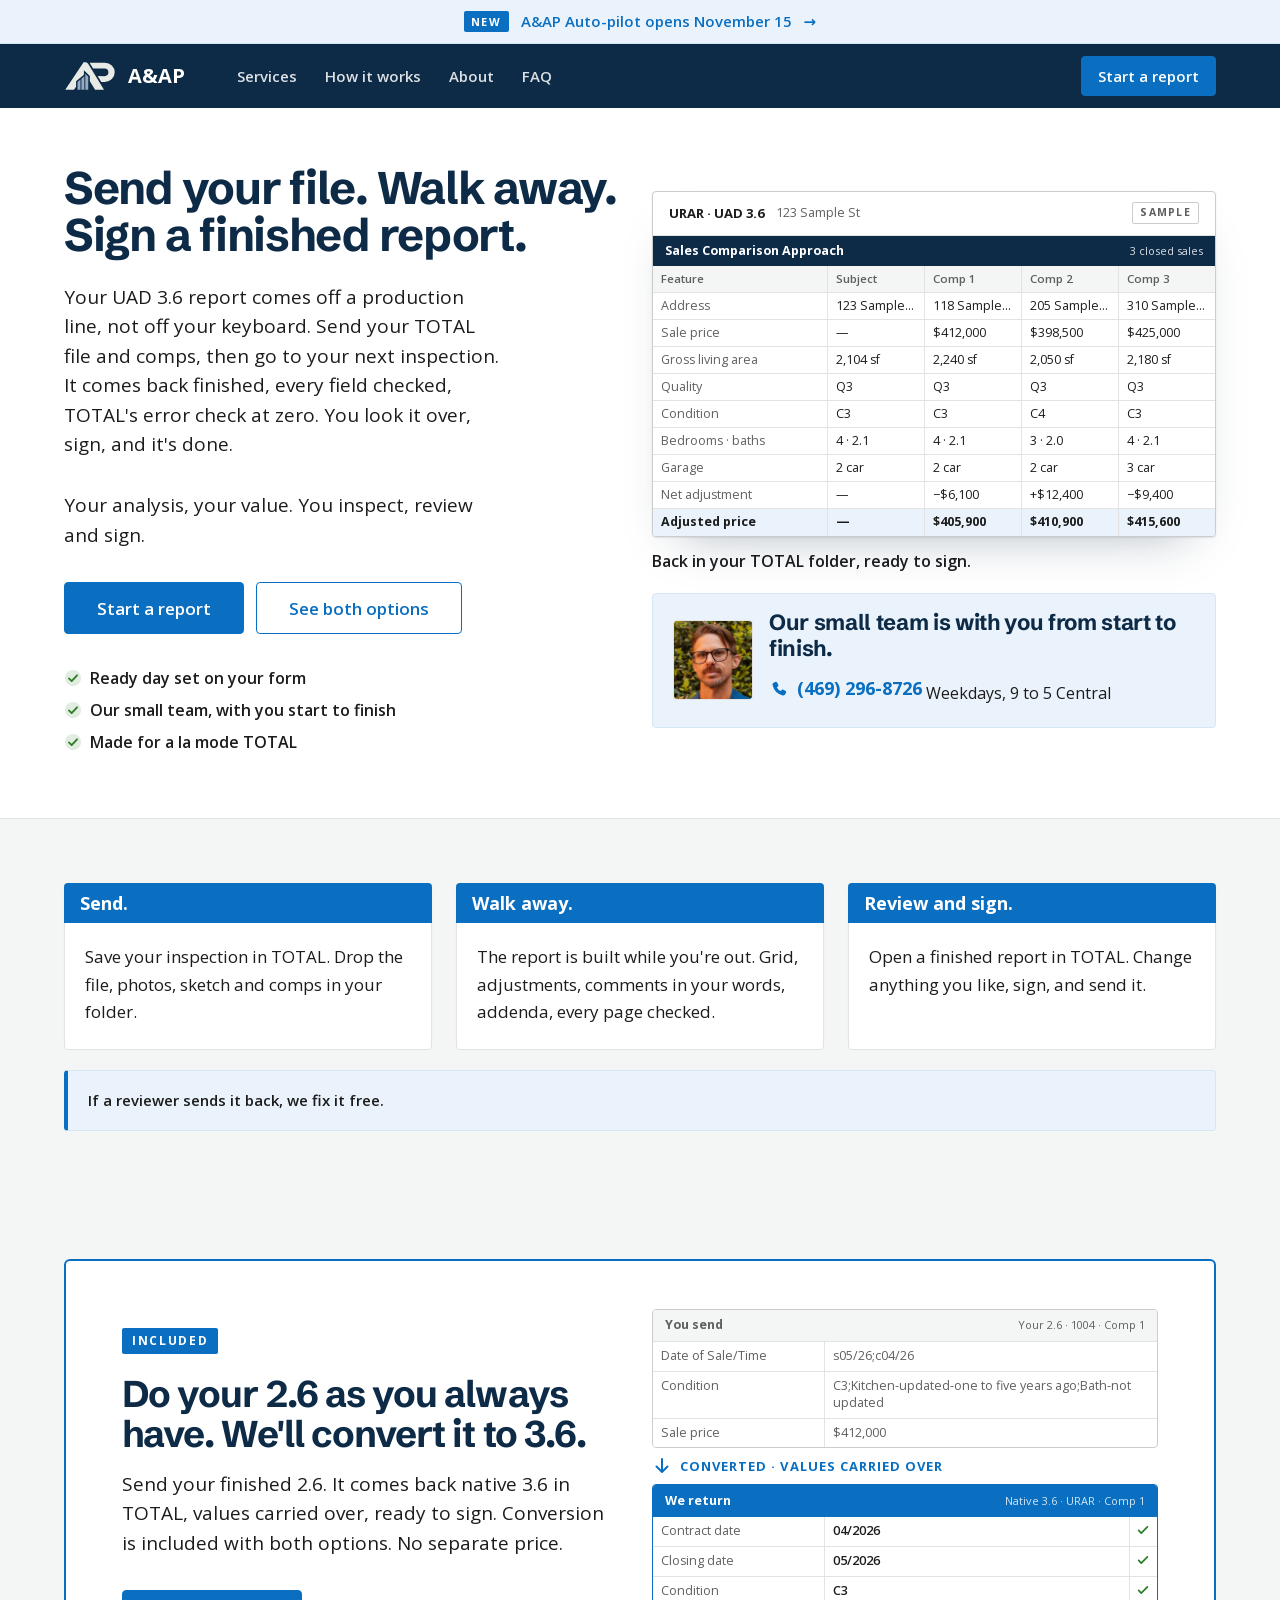
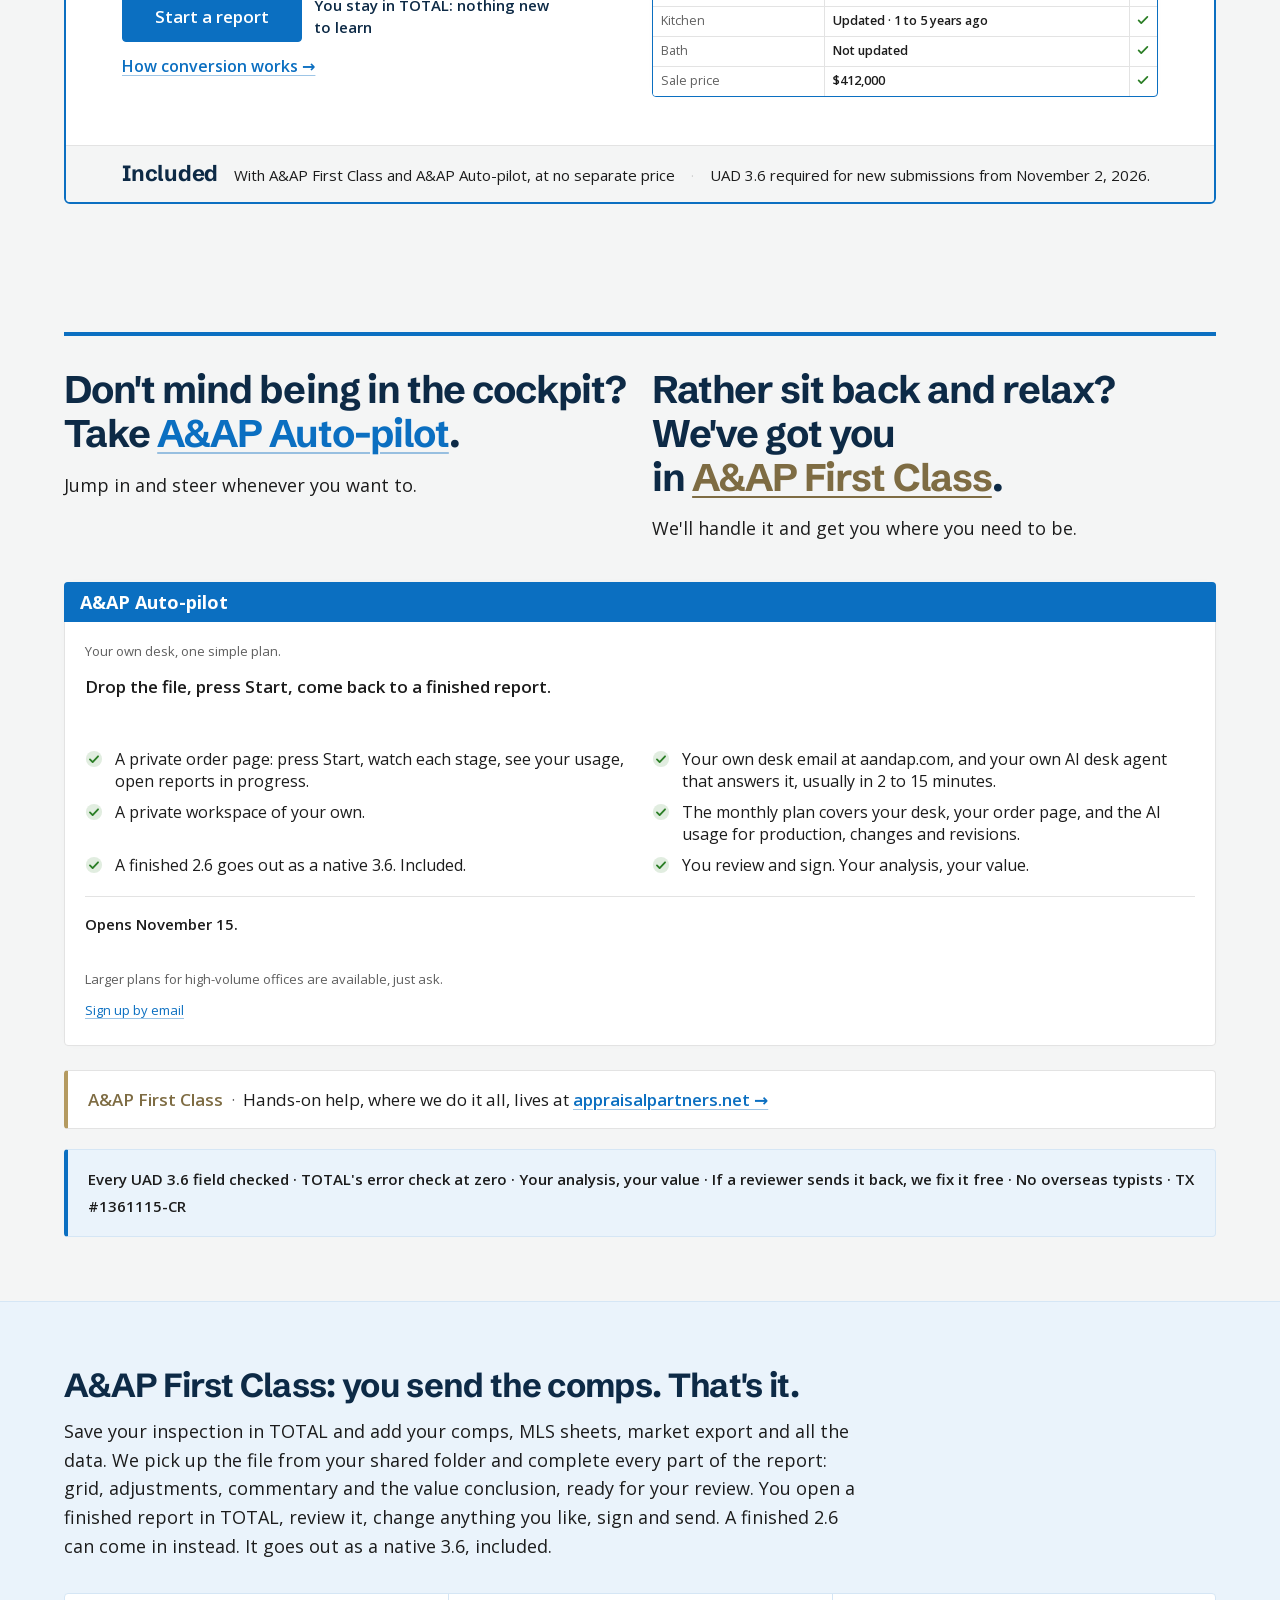
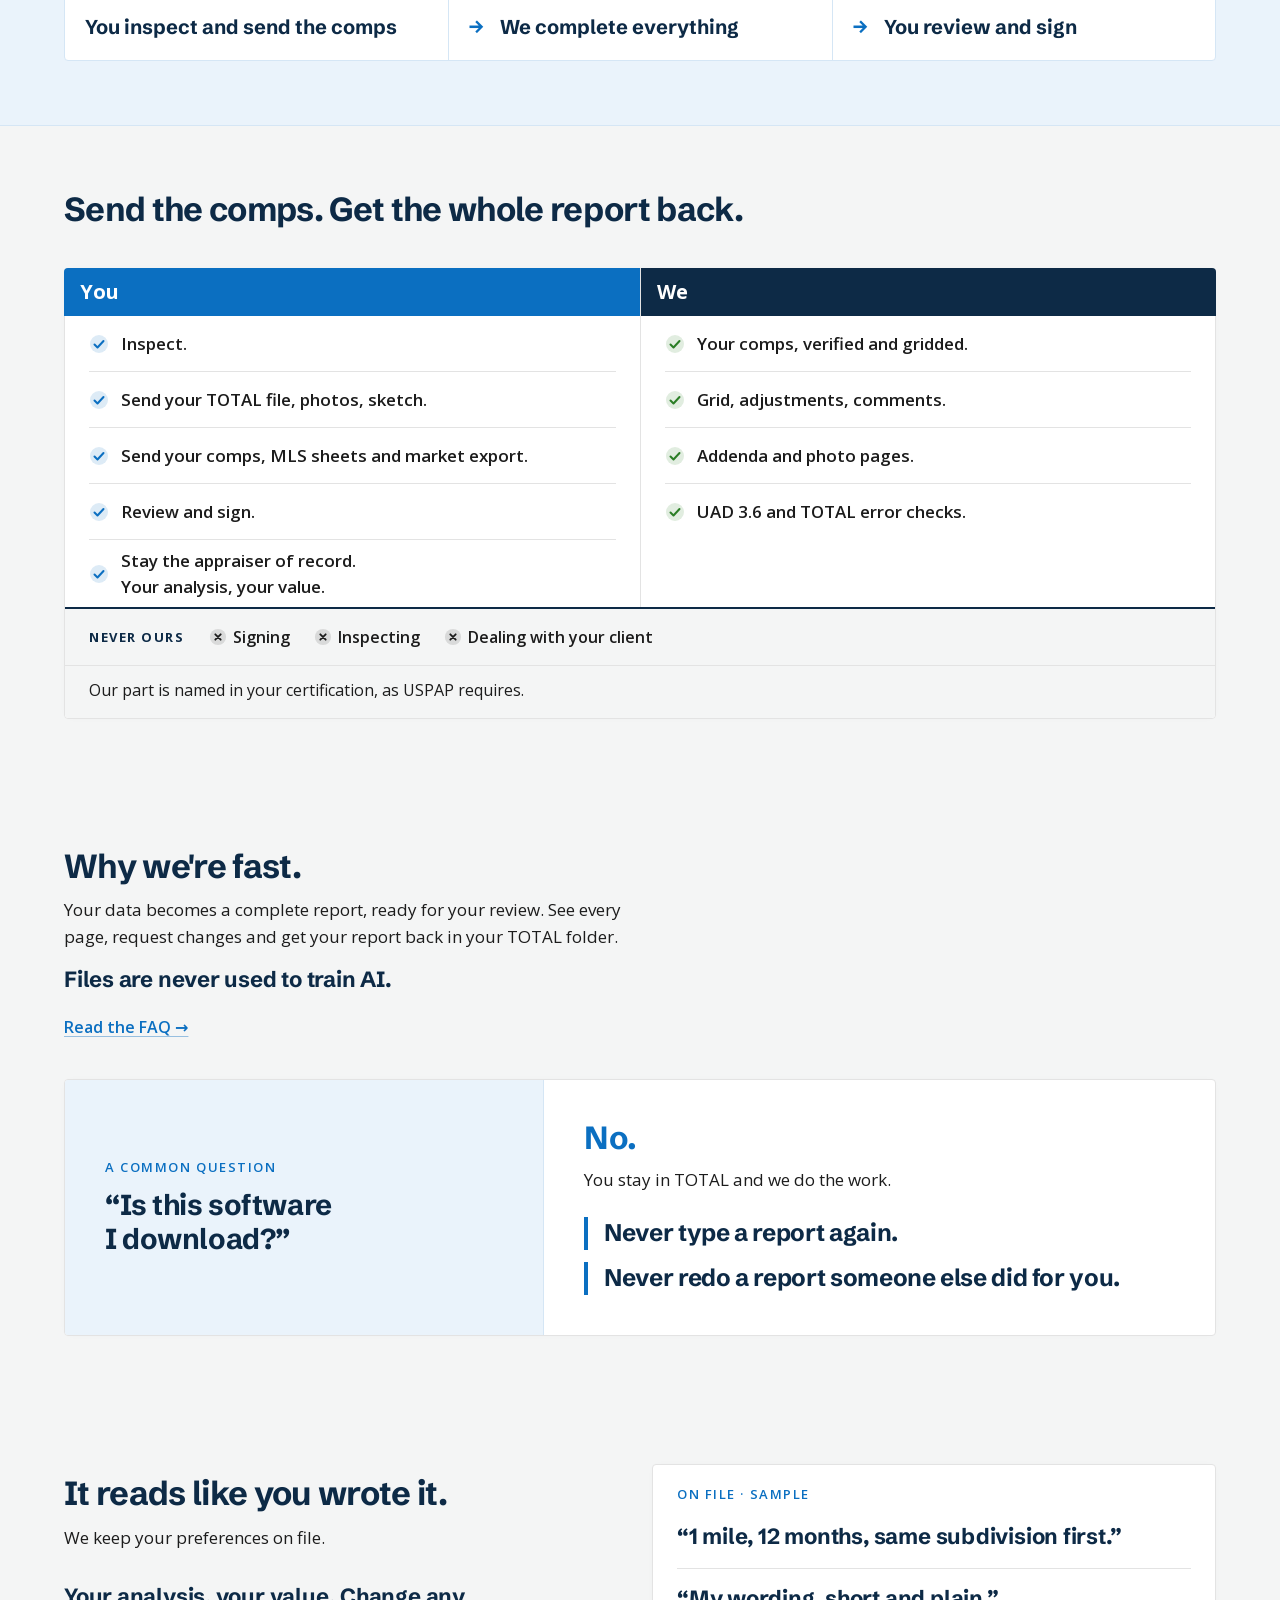
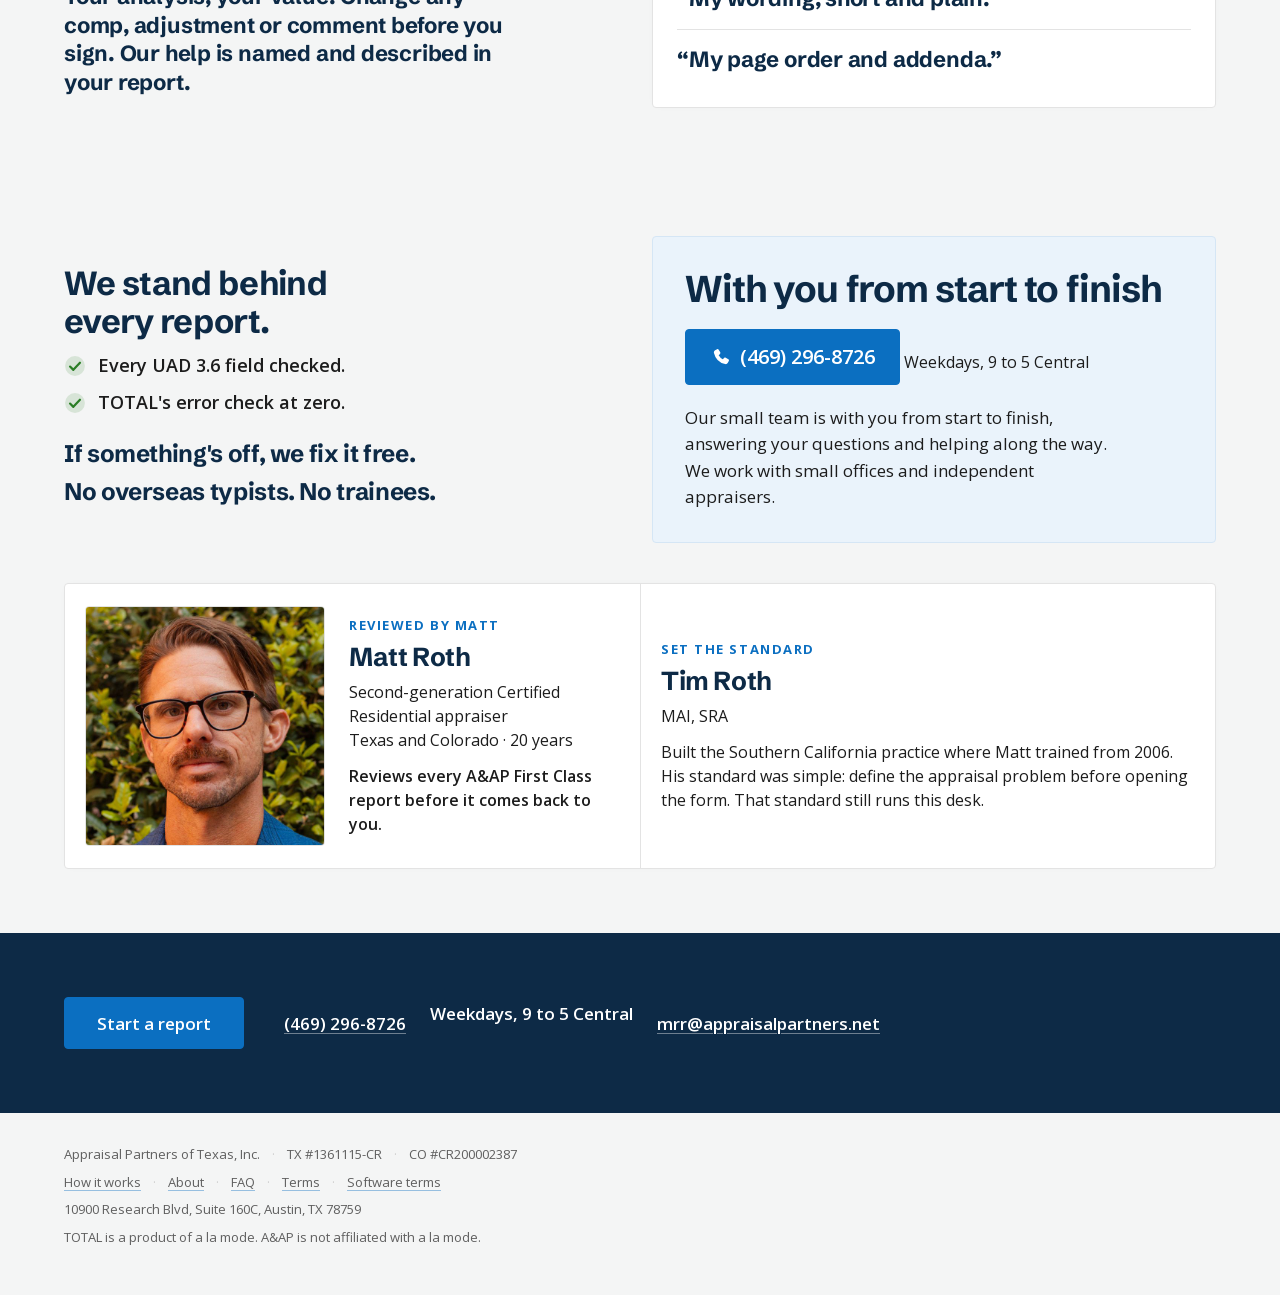
<file: index.html>
<!DOCTYPE html>
<html lang="en">
<head>
<meta charset="utf-8">
<meta name="viewport" content="width=device-width, initial-scale=1">
<meta name="color-scheme" content="light">
<title>UAD 3.6 reports, end to end, in a la mode TOTAL | A&amp;AP</title>
<meta name="description" content="Send your file. Walk away. Sign a finished report. A&amp;AP Auto-pilot. Hands-on help, where we do it all, at appraisalpartners.net. 2.6 to 3.6 conversion included.">
<link rel="canonical" href="https://aandap.com/">
<link rel="icon" type="image/png" href="assets/aap-favicon.png">
<link rel="apple-touch-icon" href="assets/aap-apple-touch-icon.png">
<link rel="preload" href="assets/open-sans.woff2" as="font" type="font/woff2" crossorigin>
<link rel="preload" href="assets/schibsted-grotesk-700.ttf" as="font" type="font/ttf" crossorigin>
<link rel="stylesheet" href="assets/site.css">
</head>
<body>
<a class="skip" href="#main">Skip to content</a>
<svg width="0" height="0" class="svg-defs" aria-hidden="true">
  <symbol id="ck" viewBox="0 0 20 20"><circle cx="10" cy="10" r="9" fill="currentColor" opacity=".14"/><path d="M5.5 10.5l3 3 6-6.5" fill="none" stroke="currentColor" stroke-width="2" stroke-linecap="round" stroke-linejoin="round"/></symbol>
  <symbol id="tick" viewBox="0 0 16 16"><path d="M3 8.5l3 3 7-7" fill="none" stroke="currentColor" stroke-width="2" stroke-linecap="round" stroke-linejoin="round"/></symbol>
  <symbol id="x" viewBox="0 0 20 20"><circle cx="10" cy="10" r="9" fill="currentColor" opacity=".12"/><path d="M7 7l6 6M13 7l-6 6" fill="none" stroke="currentColor" stroke-width="2" stroke-linecap="round"/></symbol>
  <symbol id="down" viewBox="0 0 20 20"><path d="M10 3v13M4.5 10.5L10 16l5.5-5.5" fill="none" stroke="currentColor" stroke-width="2" stroke-linecap="round" stroke-linejoin="round"/></symbol>
  <symbol id="phone" viewBox="0 0 20 20"><path d="M6.4 2.9c.5-.3 1.2-.1 1.5.4l1.4 2.4c.3.5.2 1.1-.2 1.5L7.9 8.4a9.6 9.6 0 0 0 3.7 3.7l1.2-1.2c.4-.4 1-.5 1.5-.2l2.4 1.4c.5.3.7 1 .4 1.5l-.9 1.7c-.5.9-1.5 1.4-2.5 1.1A13.6 13.6 0 0 1 3.6 6.3c-.3-1 .2-2 1.1-2.5l1.7-.9z" fill="currentColor"/></symbol>
</svg>
<a class="announce num" href="#services"><b>New</b><span>A&amp;AP Auto-pilot opens November 15</span><span class="arrow">&rarr;</span></a>
<header class="appbar">
  <div class="wrap">
    <a class="brand" href="index.html" aria-label="A&amp;AP home"><img src="assets/aap-mark-light.svg" alt="" width="52" height="30"><b>A&amp;AP</b></a>
    <nav class="nav" aria-label="Site"><a href="index.html#services">Services</a>
<a href="how-it-works.html">How it works</a>
<a href="about.html">About</a>
<a href="faq.html">FAQ</a></nav>
    <a class="btn sm" href="start.html">Start a report</a>
    <details class="menu"><summary aria-label="Menu">Menu</summary><nav aria-label="Site, mobile"><a href="index.html#services">Services</a>
<a href="how-it-works.html">How it works</a>
<a href="about.html">About</a>
<a href="faq.html">FAQ</a><a class="go" href="start.html">Start a report</a></nav></details>
  </div>
</header>
<main id="main" tabindex="-1">
<section class="hero">
  <div class="wrap grid">
    <div class="hero-copy">
      <h1>Send your file. Walk away. Sign a finished report.</h1><p class="lede">Your UAD 3.6 report comes off a production line, not off your keyboard. Send your TOTAL file and comps, then go to your next inspection. It comes back finished, every field checked, TOTAL's error check at zero. You look it over, sign, and it's done.</p><p class="lede">Your analysis, your value. You inspect, review and sign.</p>
      <div class="cta">
        <a class="btn xl" href="start.html">Start a report</a>
        <a class="btn xl ghost" href="#services">See both options</a>
      </div>
      <ul class="proof">
        <li><svg aria-hidden="true"><use href="#ck"/></svg>Ready day set on your form</li>
        <li><svg aria-hidden="true"><use href="#ck"/></svg>Our small team, with you start to finish</li>
        <li><svg aria-hidden="true"><use href="#ck"/></svg>Made for a la mode TOTAL</li>
      </ul>
    </div>

    <div class="hero-visual">
      <figure class="report" aria-label="Sample: the finished report, as it comes back to your TOTAL folder">
        <div class="sheet num">
          <div class="head"><b>URAR · UAD 3.6</b><span class="addr">123 Sample St</span><span class="sample">Sample</span></div>
          <div class="sec">Sales Comparison Approach <span>3 closed sales</span></div>
          <table class="g" aria-hidden="true">
            <thead><tr><th>Feature</th><th>Subject</th><th>Comp 1</th><th>Comp 2</th><th>Comp 3</th></tr></thead>
            <tbody>
              <tr><td class="lab">Address</td><td>123 Sample St</td><td>118 Sample Ct</td><td>205 Sample Dr</td><td>310 Sample Ln</td></tr>
              <tr><td class="lab">Sale price</td><td>—</td><td>$412,000</td><td>$398,500</td><td>$425,000</td></tr>
              <tr><td class="lab">Gross living area</td><td>2,104 sf</td><td>2,240 sf</td><td>2,050 sf</td><td>2,180 sf</td></tr>
              <tr><td class="lab">Quality</td><td>Q3</td><td>Q3</td><td>Q3</td><td>Q3</td></tr>
              <tr><td class="lab">Condition</td><td>C3</td><td>C3</td><td>C4</td><td>C3</td></tr>
              <tr><td class="lab">Bedrooms · baths</td><td>4 · 2.1</td><td>4 · 2.1</td><td>3 · 2.0</td><td>4 · 2.1</td></tr>
              <tr><td class="lab">Garage</td><td>2 car</td><td>2 car</td><td>2 car</td><td>3 car</td></tr>
              <tr><td class="lab">Net adjustment</td><td>—</td><td>−$6,100</td><td>+$12,400</td><td>−$9,400</td></tr>
              <tr class="tot"><td>Adjusted price</td><td>—</td><td>$405,900</td><td>$410,900</td><td>$415,600</td></tr>
            </tbody>
          </table>
        </div>
        <figcaption class="caption">Back in your TOTAL folder, ready to sign.</figcaption>
      </figure>
      <div class="meet">
        <img src="photos/matt.jpg" alt="Matt Roth" width="80" height="80" loading="eager" decoding="sync">
        <div>
          <b>Our small team is with you from start to finish.</b>
          <a class="num" href="tel:+14692968726"><svg aria-hidden="true"><use href="#phone"/></svg>(469) 296-8726</a> <span>Weekdays, 9 to 5 Central</span>
        </div>
      </div>
    </div>
  </div>
</section>

<section id="three-steps" aria-label="Send, walk away, review and sign"><div class="wrap grid"><ol class="process"><li class="card"><h2 class="h">Send.</h2><div class="b"><p>Save your inspection in TOTAL. Drop the file, photos, sketch and comps in your folder.</p></div></li><li class="card"><h2 class="h">Walk away.</h2><div class="b"><p>The report is built while you're out. Grid, adjustments, comments in your words, addenda, every page checked.</p></div></li><li class="card"><h2 class="h">Review and sign.</h2><div class="b"><p>Open a finished report in TOTAL. Change anything you like, sign, and send it.</p></div></li></ol><p class="guarantee num">If a reviewer sends it back, we fix it free.</p></div></section>
<section id="convert" aria-labelledby="cv-h">
  <div class="wrap">
    <div class="convert">
      <div class="inner">
        <div class="copy">
          <span class="tag">Included</span>
          <h2 id="cv-h">Do your 2.6 as you always have. We'll convert it to 3.6.</h2>
          <p class="big">Send your finished 2.6. It comes back native 3.6 in TOTAL, values carried over, ready to sign. Conversion is included with both options. No separate price.</p>
          <div class="cta">
            <a class="btn xl" href="start.html">Start a report</a>
            <span class="convert-reassurance">You stay in TOTAL: nothing new to learn</span>
            <a class="more" href="convert.html">How conversion works</a>
          </div>
        </div>
        <div class="cv num" aria-label="Sample: the same comp as one 2.6 row and as its native 3.6 rows, values carried over">
          <div class="pane old">
            <div class="ph"><span>You send</span><span class="path">Your 2.6 · 1004 · Comp 1</span></div>
            <table class="g cvt" aria-hidden="true">
              <tr><td class="lab">Date of Sale/Time</td><td class="val">s05/26;c04/26</td></tr>
              <tr><td class="lab">Condition</td><td class="val">C3;Kitchen-updated-one to five years ago;Bath-not updated</td></tr>
              <tr><td class="lab">Sale price</td><td class="val">$412,000</td></tr>
            </table>
          </div>
          <div class="step" aria-hidden="true"><svg><use href="#down"/></svg>Converted · values carried over</div>
          <div class="pane new">
            <div class="ph"><span>We return</span><span class="path">Native 3.6 · URAR · Comp 1</span></div>
            <table class="g cvt" aria-hidden="true">
              <tr><td class="lab">Contract date</td><td class="val">04/2026</td><td class="tk"><svg><use href="#tick"/></svg></td></tr>
              <tr><td class="lab">Closing date</td><td class="val">05/2026</td><td class="tk"><svg><use href="#tick"/></svg></td></tr>
              <tr><td class="lab">Condition</td><td class="val">C3</td><td class="tk"><svg><use href="#tick"/></svg></td></tr>
              <tr><td class="lab">Kitchen</td><td class="val">Updated · 1 to 5 years ago</td><td class="tk"><svg><use href="#tick"/></svg></td></tr>
              <tr><td class="lab">Bath</td><td class="val">Not updated</td><td class="tk"><svg><use href="#tick"/></svg></td></tr>
              <tr><td class="lab">Sale price</td><td class="val">$412,000</td><td class="tk"><svg><use href="#tick"/></svg></td></tr>
            </table>
          </div>
        </div>
      </div>
      <div class="foot num"><b>Included</b><span>With A&amp;AP First Class and A&amp;AP Auto-pilot, at no separate price</span><span class="dot">·</span><span>UAD 3.6 required for new submissions from November 2, 2026.</span></div>
    </div>
  </div>
</section>

<section id="services" aria-labelledby="sv-h">
  <div class="wrap grid">
    <div class="cockpit-intro">
      <div><h2 class="cockpit-title" id="sv-h">Don't mind being in the cockpit? <span>Take <a href="#auto-pilot">A&amp;AP Auto-pilot</a>.</span></h2><p>Jump in and steer whenever you want to.</p></div>
      <div><h2 class="cockpit-title">Rather sit back and relax? <span>We've got you in <a href="#first-class">A&amp;AP First Class</a>.</span></h2><p>We'll handle it and get you where you need to be.</p></div>
    </div>
    <div class="ways ways--one"><article class="card way self" id="auto-pilot"><div class="h">A&amp;AP Auto-pilot</div><div class="b"><p class="fineprint">Your own desk, one simple plan.</p><p><strong>Drop the file, press Start, come back to a finished report.</strong></p><ul class="checks"><li><svg aria-hidden="true"><use href="#ck"/></svg><span>A private order page: press Start, watch each stage, see your usage, open reports in progress.</span></li><li><svg aria-hidden="true"><use href="#ck"/></svg><span>Your own desk email at aandap.com, and your own AI desk agent that answers it, usually in 2 to 15 minutes.</span></li><li><svg aria-hidden="true"><use href="#ck"/></svg><span>A private workspace of your own.</span></li><li><svg aria-hidden="true"><use href="#ck"/></svg><span>The monthly plan covers your desk, your order page, and the AI usage for production, changes and revisions.</span></li><li><svg aria-hidden="true"><use href="#ck"/></svg><span>A finished 2.6 goes out as a native 3.6. Included.</span></li><li><svg aria-hidden="true"><use href="#ck"/></svg><span>You review and sign. Your analysis, your value.</span></li></ul><div class="price num"><span>Opens November 15.</span></div><p class="fineprint">Larger plans for high-volume offices are available, just ask.</p><p class="fineprint"><a href="mailto:desk@aandap.com?subject=A%26AP%20Auto-pilot%20sign-up">Sign up by email</a></p></div></article><aside class="way-pointer" id="first-class"><p><strong>A&amp;AP First Class</strong> <span class="dot">·</span> Hands-on help, where we do it all, lives at <a href="https://appraisalpartners.net">appraisalpartners.net&nbsp;&rarr;</a></p></aside></div>
    <p class="guarantee num">Every UAD 3.6 field checked · TOTAL's error check at zero · Your analysis, your value · If a reviewer sends it back, we fix it free · No overseas typists · TX #1361115-CR</p>
  </div>
</section>

<section class="full-lane" aria-labelledby="full-lane-heading">
  <div class="wrap">
    <h2 class="title" id="full-lane-heading">A&amp;AP First Class: you send the comps. That's it.</h2>
    <p>Save your inspection in TOTAL and add your comps, MLS sheets, market export and all the data. We pick up the file from your shared folder and complete every part of the report: grid, adjustments, commentary and the value conclusion, ready for your review. You open a finished report in TOTAL, review it, change anything you like, sign and send. A finished 2.6 can come in instead. It goes out as a native 3.6, included.</p>
    <ol class="full-steps">
      <li>You inspect and send the comps</li>
      <li>We complete everything</li>
      <li>You review and sign</li>
    </ol>
  </div>
</section>

<section id="how" aria-labelledby="who-h">
  <div class="wrap grid">
    <h2 class="title section-heading" id="who-h">Send the comps. Get the whole report back.</h2>
    <div class="card who">
      <div class="cols">
        <div class="col">
          <div class="h">You</div>
          <ul>
            <li><svg aria-hidden="true"><use href="#ck"/></svg>Inspect.</li>
            <li><svg aria-hidden="true"><use href="#ck"/></svg>Send your TOTAL file, photos, sketch.</li>
            <li><svg aria-hidden="true"><use href="#ck"/></svg>Send your comps, MLS sheets and market export.</li>
            <li><svg aria-hidden="true"><use href="#ck"/></svg>Review and sign.</li>
            <li><svg aria-hidden="true"><use href="#ck"/></svg><span>Stay the appraiser of record.<br><strong>Your analysis, your value.</strong></span></li>
          </ul>
        </div>
        <div class="col">
          <div class="h">We</div>
          <ul>
            <li><svg aria-hidden="true"><use href="#ck"/></svg>Your comps, verified and gridded.</li>
            <li><svg aria-hidden="true"><use href="#ck"/></svg>Grid, adjustments, comments.</li>
            <li><svg aria-hidden="true"><use href="#ck"/></svg>Addenda and photo pages.</li>
            <li><svg aria-hidden="true"><use href="#ck"/></svg>UAD 3.6 and TOTAL error checks.</li>
          </ul>
        </div>
      </div>
      <div class="never"><b>Never ours</b><span><svg aria-hidden="true"><use href="#x"/></svg>Signing</span><span><svg aria-hidden="true"><use href="#x"/></svg>Inspecting</span><span><svg aria-hidden="true"><use href="#x"/></svg>Dealing with your client</span></div>
      <div class="uspap">Our part is named in your certification, as USPAP requires.</div>
    </div>
  </div>
</section>

<section id="fast" aria-labelledby="fa-h">
  <div class="wrap grid">
    <div class="fast-copy">
      <h2 class="title" id="fa-h">Why we're fast.</h2>
      <p class="sub">Your data becomes a complete report, ready for your review. See every page, request changes and get your report back in your TOTAL folder.</p>
      <p class="big">Files are never used to train AI.</p>
      <p class="faq-link"><a class="more" href="faq.html">Read the FAQ</a></p>
    </div>
    <div class="qa">
      <div class="q">
        <p class="kicker">A common question</p>
        <p class="qt">&ldquo;Is this software I download?&rdquo;</p>
      </div>
      <div class="a">
        <p class="no">No.</p>
        <p class="body">You stay in TOTAL and we do the work.</p>
        <p class="never-line">Never type a report again.</p>
        <p class="never-line">Never redo a report someone else did for you.</p>
      </div>
    </div>
  </div>
</section>

<section id="profile" aria-labelledby="pf-h">
  <div class="wrap grid">
    <div class="split-copy">
      <h2 class="title" id="pf-h">It reads like you wrote it.</h2>
      <p class="sub">We keep your preferences on file.</p>
      <p class="big">Your analysis, your value. Change any comp, adjustment or comment before you sign. Our help is named and described in your report.</p>
    </div>
    <div class="split-visual">
      <div class="card note" aria-label="Sample: three preferences on file, in the appraiser's own words">
        <p class="kicker">On file · Sample</p>
        <ul>
          <li>&ldquo;1 mile, 12 months, same subdivision first.&rdquo;</li>
          <li>&ldquo;My wording, short and plain.&rdquo;</li>
          <li>&ldquo;My page order and addenda.&rdquo;</li>
        </ul>
      </div>
    </div>
  </div>
</section>

<section id="stand" aria-labelledby="st-h">
  <div class="wrap grid">
    <div class="split-copy">
      <h2 class="title" id="st-h">We stand behind every report.</h2>
      <ul class="checks">
        <li><svg aria-hidden="true"><use href="#ck"/></svg>Every UAD 3.6 field checked.</li>
        <li><svg aria-hidden="true"><use href="#ck"/></svg>TOTAL's error check at zero.</li>
      </ul>
      <p class="line">If something's off, we fix it free.</p>
      <p class="line">No overseas typists. No trainees.</p>
    </div>
    <div class="call">
      <h3>With you from start to finish</h3>
      <a class="btn tel num" href="tel:+14692968726"><svg aria-hidden="true"><use href="#phone"/></svg>(469) 296-8726</a> <span>Weekdays, 9 to 5 Central</span>
      <p>Our small team is with you from start to finish, answering your questions and helping along the way. We work with small offices and independent appraisers.</p>
    </div>
    <div class="card pair">
      <div class="person">
        <img src="photos/matt.jpg" alt="Matt Roth" width="240" height="240" loading="eager" decoding="sync">
        <div>
          <p class="role">Reviewed by Matt</p>
          <h3>Matt Roth</h3>
          <p>Second-generation Certified Residential appraiser</p>
          <p>Texas and Colorado · 20 years</p>
          <p class="bio"><b>Reviews every A&amp;AP First Class report before it comes back to you.</b></p>
        </div>
      </div>
      <div class="person person--text">
        <div>
          <p class="role">Set the standard</p>
          <h3>Tim Roth</h3>
          <p>MAI, SRA</p>
          <p class="bio">Built the Southern California practice where Matt trained from 2006. His standard was simple: define the appraisal problem before opening the form. That standard still runs this desk.</p>
        </div>
      </div>
    </div>
  </div>
</section>

</main>
<section class="start" id="start">
  <div class="wrap">
    <a class="btn xl" href="start.html">Start a report</a>
    <div class="contact num">
      <a href="tel:+14692968726">(469) 296-8726</a> <span>Weekdays, 9 to 5 Central</span>
      <a href="mailto:mrr@appraisalpartners.net">mrr@appraisalpartners.net</a>
    </div>
  </div>
</section>
<footer>
  <div class="wrap num">
    <div class="line1"><span>Appraisal Partners of Texas, Inc.</span><span class="dot">·</span><span>TX #1361115-CR</span><span class="dot">·</span><span>CO #CR200002387</span></div>
    <nav class="line1" aria-label="Footer"><a href="how-it-works.html">How it works</a><span class="dot">·</span><a href="about.html">About</a><span class="dot">·</span><a href="faq.html">FAQ</a><span class="dot">·</span><a href="https://appraisalpartners.net/terms.html">Terms</a><span class="dot">·</span><a href="https://appraisalpartners.net/terms-software.html">Software terms</a></nav>
    <div>10900 Research Blvd, Suite 160C, Austin, TX 78759</div>
    <div>TOTAL is a product of a la mode. A&amp;AP is not affiliated with a la mode.</div>
  </div>
</footer>
</body>
</html>
</file>
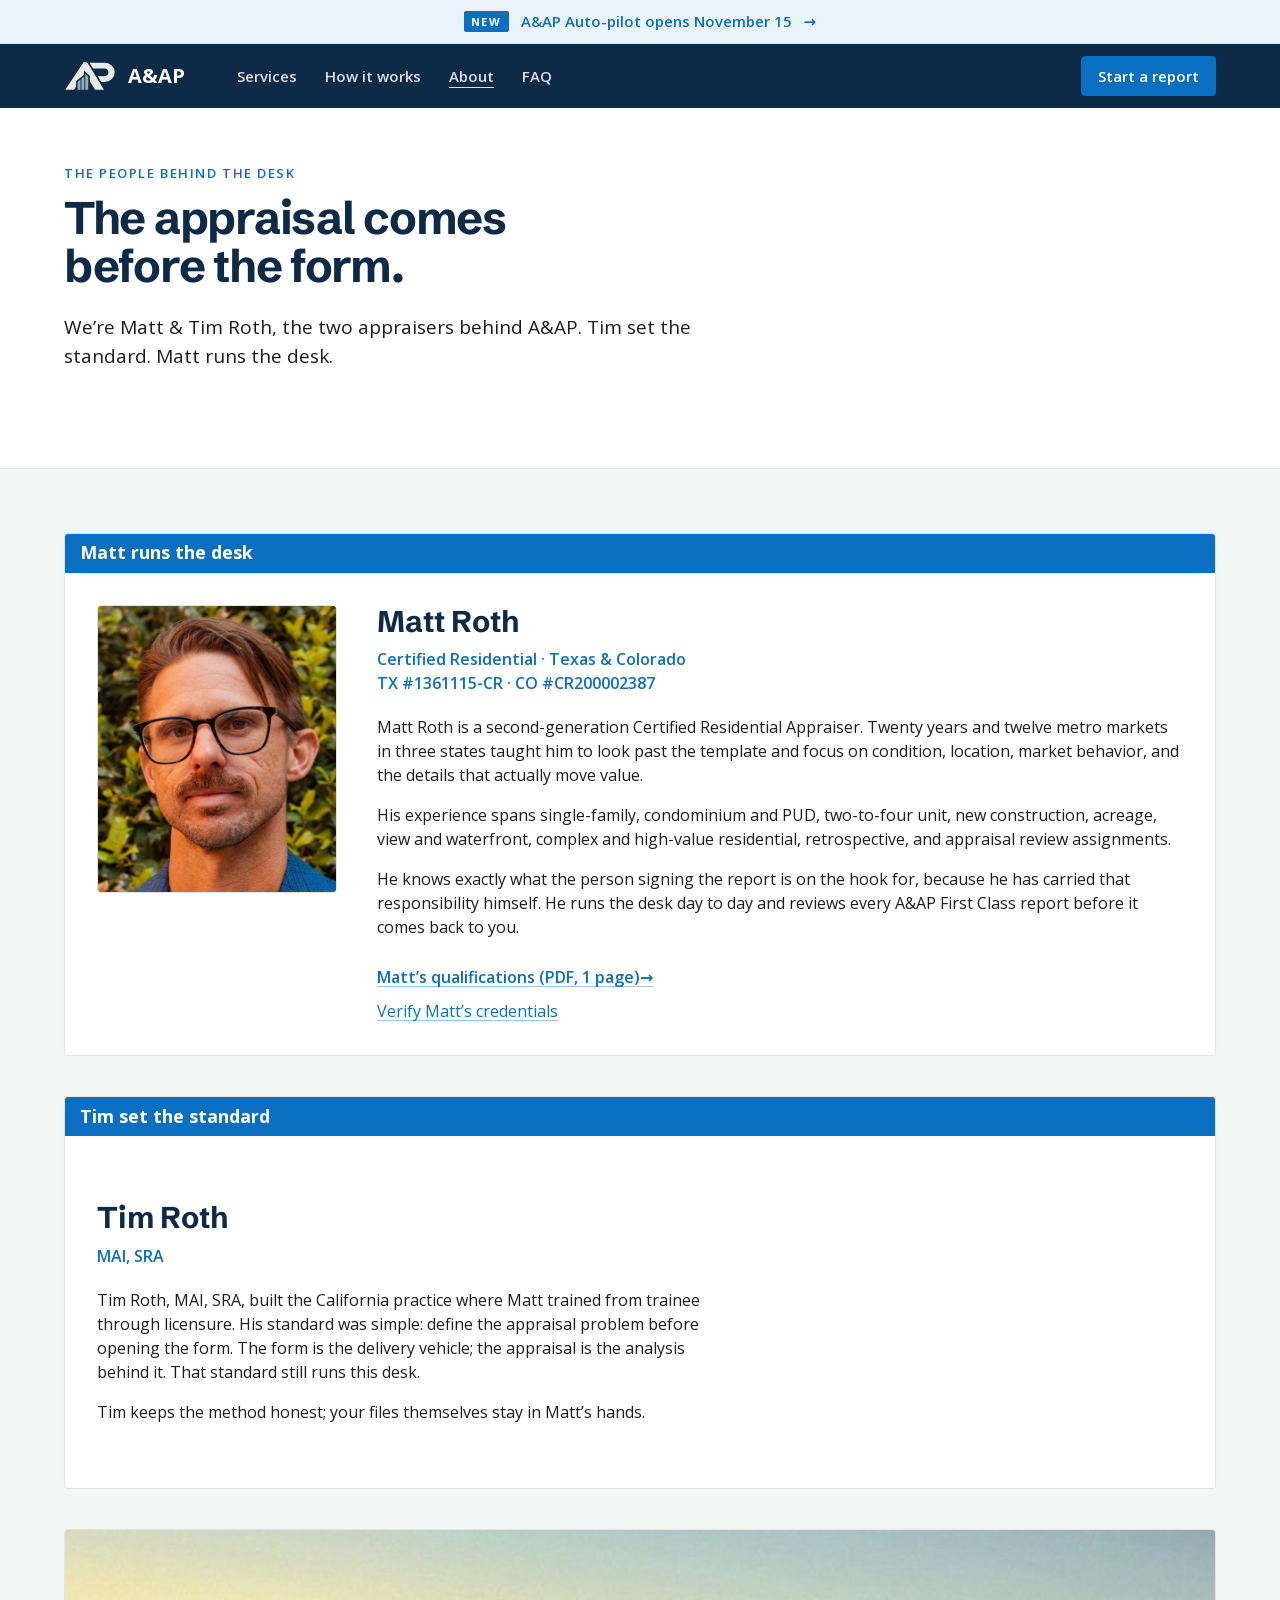
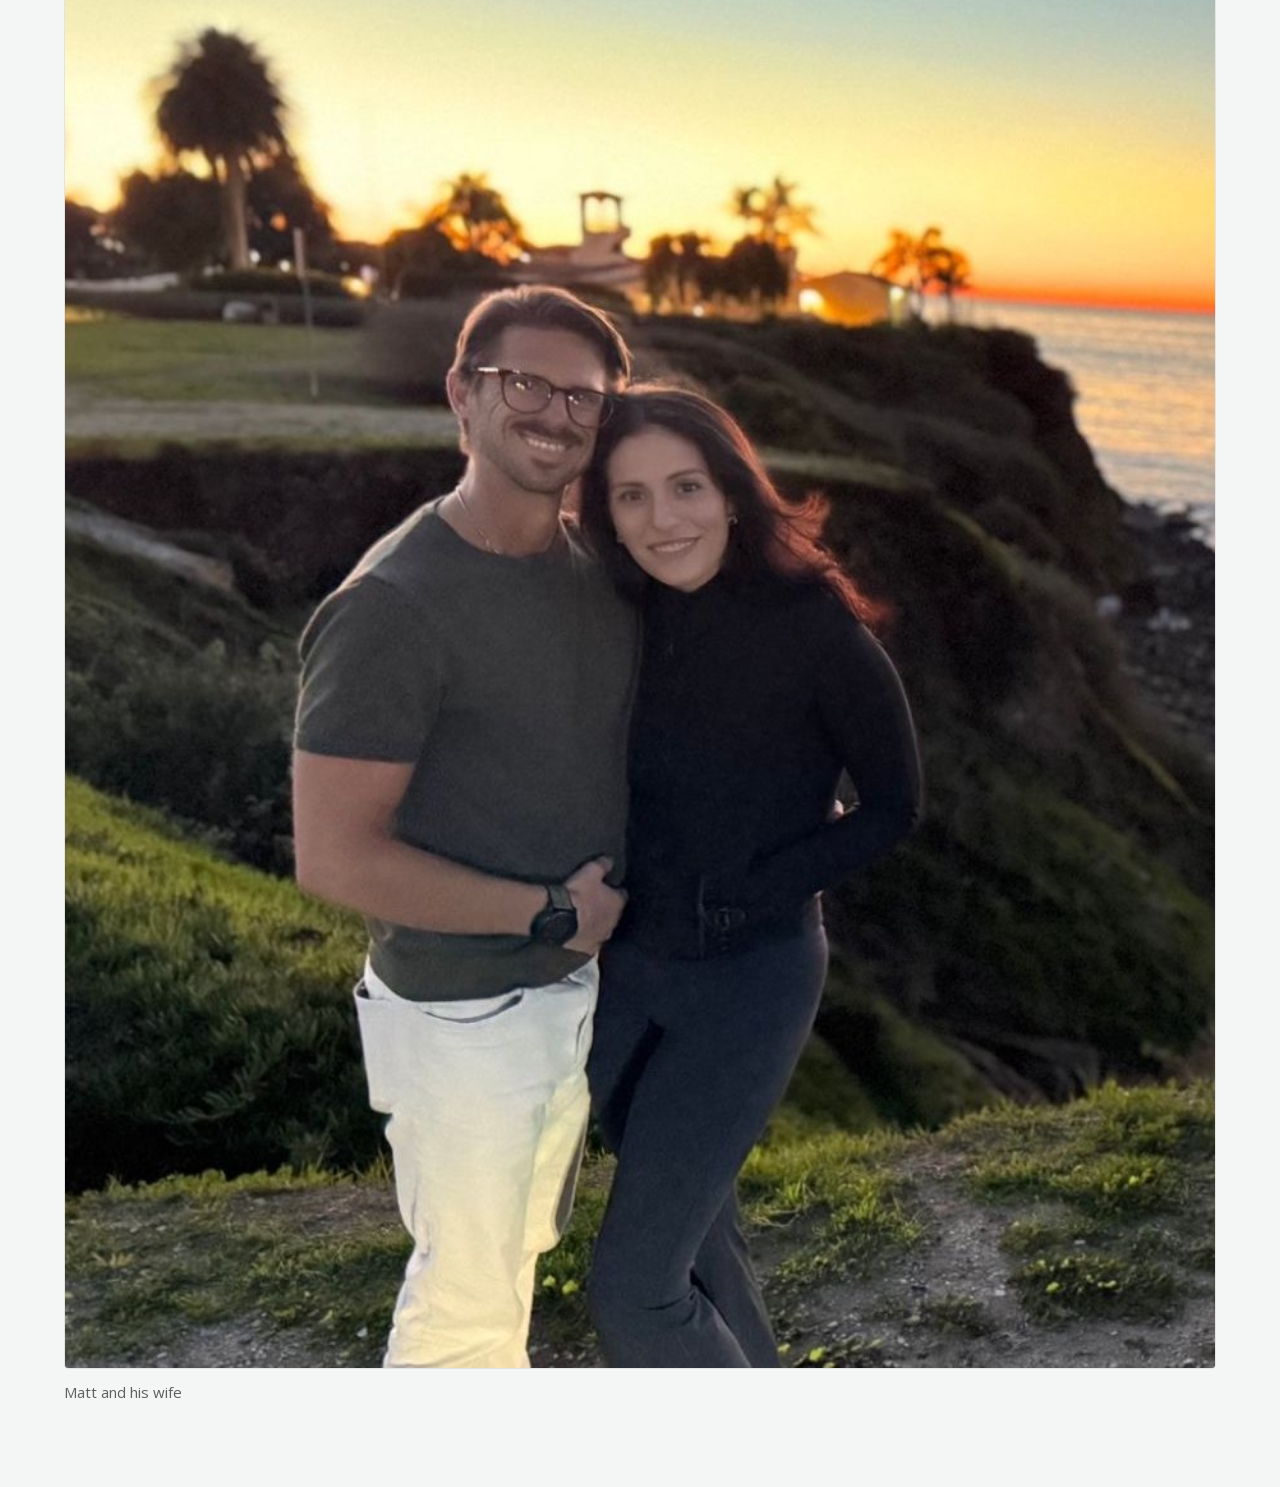
<file: about.html>
<!DOCTYPE html>
<html lang="en">
<head>
<meta charset="utf-8">
<meta name="viewport" content="width=device-width, initial-scale=1">
<meta name="color-scheme" content="light">
<title>Matt and Tim Roth | A&amp;AP</title>
<meta name="description" content="Meet Matt and Tim Roth. Two generations in appraisal. Matt runs the desk and reviews your A&amp;AP First Class report. Tim set the standard.">
<link rel="canonical" href="https://aandap.com/about.html">
<link rel="icon" type="image/png" href="assets/aap-favicon.png">
<link rel="apple-touch-icon" href="assets/aap-apple-touch-icon.png">
<link rel="preload" href="assets/open-sans.woff2" as="font" type="font/woff2" crossorigin>
<link rel="preload" href="assets/schibsted-grotesk-700.ttf" as="font" type="font/ttf" crossorigin>
<link rel="stylesheet" href="assets/site.css">
</head>
<body>
<a class="skip" href="#main">Skip to content</a>
<svg width="0" height="0" class="svg-defs" aria-hidden="true">
  <symbol id="ck" viewBox="0 0 20 20"><circle cx="10" cy="10" r="9" fill="currentColor" opacity=".14"/><path d="M5.5 10.5l3 3 6-6.5" fill="none" stroke="currentColor" stroke-width="2" stroke-linecap="round" stroke-linejoin="round"/></symbol>
  <symbol id="tick" viewBox="0 0 16 16"><path d="M3 8.5l3 3 7-7" fill="none" stroke="currentColor" stroke-width="2" stroke-linecap="round" stroke-linejoin="round"/></symbol>
  <symbol id="x" viewBox="0 0 20 20"><circle cx="10" cy="10" r="9" fill="currentColor" opacity=".12"/><path d="M7 7l6 6M13 7l-6 6" fill="none" stroke="currentColor" stroke-width="2" stroke-linecap="round"/></symbol>
  <symbol id="down" viewBox="0 0 20 20"><path d="M10 3v13M4.5 10.5L10 16l5.5-5.5" fill="none" stroke="currentColor" stroke-width="2" stroke-linecap="round" stroke-linejoin="round"/></symbol>
  <symbol id="phone" viewBox="0 0 20 20"><path d="M6.4 2.9c.5-.3 1.2-.1 1.5.4l1.4 2.4c.3.5.2 1.1-.2 1.5L7.9 8.4a9.6 9.6 0 0 0 3.7 3.7l1.2-1.2c.4-.4 1-.5 1.5-.2l2.4 1.4c.5.3.7 1 .4 1.5l-.9 1.7c-.5.9-1.5 1.4-2.5 1.1A13.6 13.6 0 0 1 3.6 6.3c-.3-1 .2-2 1.1-2.5l1.7-.9z" fill="currentColor"/></symbol>
</svg>
<a class="announce num" href="index.html#services"><b>New</b><span>A&amp;AP Auto-pilot opens November 15</span><span class="arrow">&rarr;</span></a>
<header class="appbar">
  <div class="wrap">
    <a class="brand" href="index.html" aria-label="A&amp;AP home"><img src="assets/aap-mark-light.svg" alt="" width="52" height="30"><b>A&amp;AP</b></a>
    <nav class="nav" aria-label="Site"><a href="index.html#services">Services</a>
<a href="how-it-works.html">How it works</a>
<a href="about.html" aria-current="page">About</a>
<a href="faq.html">FAQ</a></nav>
    <a class="btn sm" href="start.html">Start a report</a>
    <details class="menu"><summary aria-label="Menu">Menu</summary><nav aria-label="Site, mobile"><a href="index.html#services">Services</a>
<a href="how-it-works.html">How it works</a>
<a href="about.html" aria-current="page">About</a>
<a href="faq.html">FAQ</a><a class="go" href="start.html">Start a report</a></nav></details>
  </div>
</header>
<main id="main" tabindex="-1">
<section class="hero page-heading"><div class="wrap grid"><div class="page-intro"><p class="kicker">The people behind the desk</p><h1>The appraisal comes before the form.</h1><p class="lede">We’re Matt &amp; Tim Roth, the two appraisers behind A&amp;AP. Tim set the standard. Matt runs the desk.</p></div></div></section>
<section aria-label="Matt and Tim"><div class="wrap grid">
<article class="card bio-card" id="matt"><h2 class="h">Matt runs the desk</h2><div class="bio-content"><img src="photos/matt.jpg" alt="Matt Roth" width="240" height="288"><div><h3>Matt Roth</h3><p class="credential">Certified Residential · Texas &amp; Colorado<br><span class="num">TX #1361115-CR · CO #CR200002387</span></p><div class="prose">
<p>Matt Roth is a second-generation Certified Residential Appraiser. Twenty years and twelve metro markets in three states taught him to look past the template and focus on condition, location, market behavior, and the details that actually move value.</p>
<p>His experience spans single-family, condominium and PUD, two-to-four unit, new construction, acreage, view and waterfront, complex and high-value residential, retrospective, and appraisal review assignments.</p>
<p>He knows exactly what the person signing the report is on the hook for, because he has carried that responsibility himself. He runs the desk day to day and reviews every A&amp;AP First Class report before it comes back to you.</p>
</div><a class="more" href="matt-roth-qualifications.pdf">Matt’s qualifications (PDF, 1 page)</a><p><a href="https://www.asc.gov/appraiser?field_state_name_value=All&amp;field_license_type__value=All&amp;field_first_name__value=Matthew&amp;field_last_name__value=Roth&amp;items_per_page=20&amp;submit=Apply">Verify Matt’s credentials</a></p></div></div></article>
<article class="card bio-card" id="tim"><h2 class="h">Tim set the standard</h2><div class="bio-content bio-content--text"><div><h3>Tim Roth</h3><p class="credential">MAI, SRA</p><div class="prose">
<p>Tim Roth, MAI, SRA, built the California practice where Matt trained from trainee through licensure. His standard was simple: define the appraisal problem before opening the form. The form is the delivery vehicle; the appraisal is the analysis behind it. That standard still runs this desk.</p>
<p>Tim keeps the method honest; your files themselves stay in Matt’s hands.</p>
</div></div></div></article>
<figure class="about-photo"><picture><source media="(max-width: 720px)" srcset="photos/about-photo-phone.jpg" width="900" height="1125"><img src="photos/about-photo-wide.jpg" alt="Matt and his wife" width="1700" height="956" loading="lazy"></picture><figcaption>Matt and his wife</figcaption></figure>
</div></section>
<section aria-labelledby="experience-heading"><div class="wrap grid"><div class="copy-block split-copy"><h2 class="title" id="experience-heading">Two generations. One standard.</h2><p>Tim built a Southern California appraisal practice and set its standard. Matt trained there from trainee through licensure beginning in 2006, later ran M R Pacific Appraisals in Los Angeles, and established Appraisal Partners in North Texas. That is the experience behind this desk.</p><p>You keep the client relationship, inspection &amp; final judgment. We focus on the part of appraisal we do best and enjoy most, and Matt personally reviews every A&amp;AP First Class report. That’s why this is a desk fee, not an appraisal fee.</p></div><div class="call"><h3>With you from start to finish</h3><a class="btn tel num" href="tel:+14692968726"><svg aria-hidden="true"><use href="#phone"/></svg>(469) 296-8726</a> <span>Weekdays, 9 to 5 Central</span><p>Our small team is with you from start to finish, answering your questions and helping along the way. We work with small offices and independent appraisers.</p></div></div></section>
</main>
<section class="start" id="start">
  <div class="wrap">
    <a class="btn xl" href="start.html">Start a report</a>
    <div class="contact num">
      <a href="tel:+14692968726">(469) 296-8726</a> <span>Weekdays, 9 to 5 Central</span>
      <a href="mailto:mrr@appraisalpartners.net">mrr@appraisalpartners.net</a>
    </div>
  </div>
</section>
<footer>
  <div class="wrap num">
    <div class="line1"><span>Appraisal Partners of Texas, Inc.</span><span class="dot">·</span><span>TX #1361115-CR</span><span class="dot">·</span><span>CO #CR200002387</span></div>
    <nav class="line1" aria-label="Footer"><a href="how-it-works.html">How it works</a><span class="dot">·</span><a href="about.html">About</a><span class="dot">·</span><a href="faq.html">FAQ</a><span class="dot">·</span><a href="https://appraisalpartners.net/terms.html">Terms</a><span class="dot">·</span><a href="https://appraisalpartners.net/terms-software.html">Software terms</a></nav>
    <div>10900 Research Blvd, Suite 160C, Austin, TX 78759</div>
    <div>TOTAL is a product of a la mode. A&amp;AP is not affiliated with a la mode.</div>
  </div>
</footer>
</body>
</html>
</file>
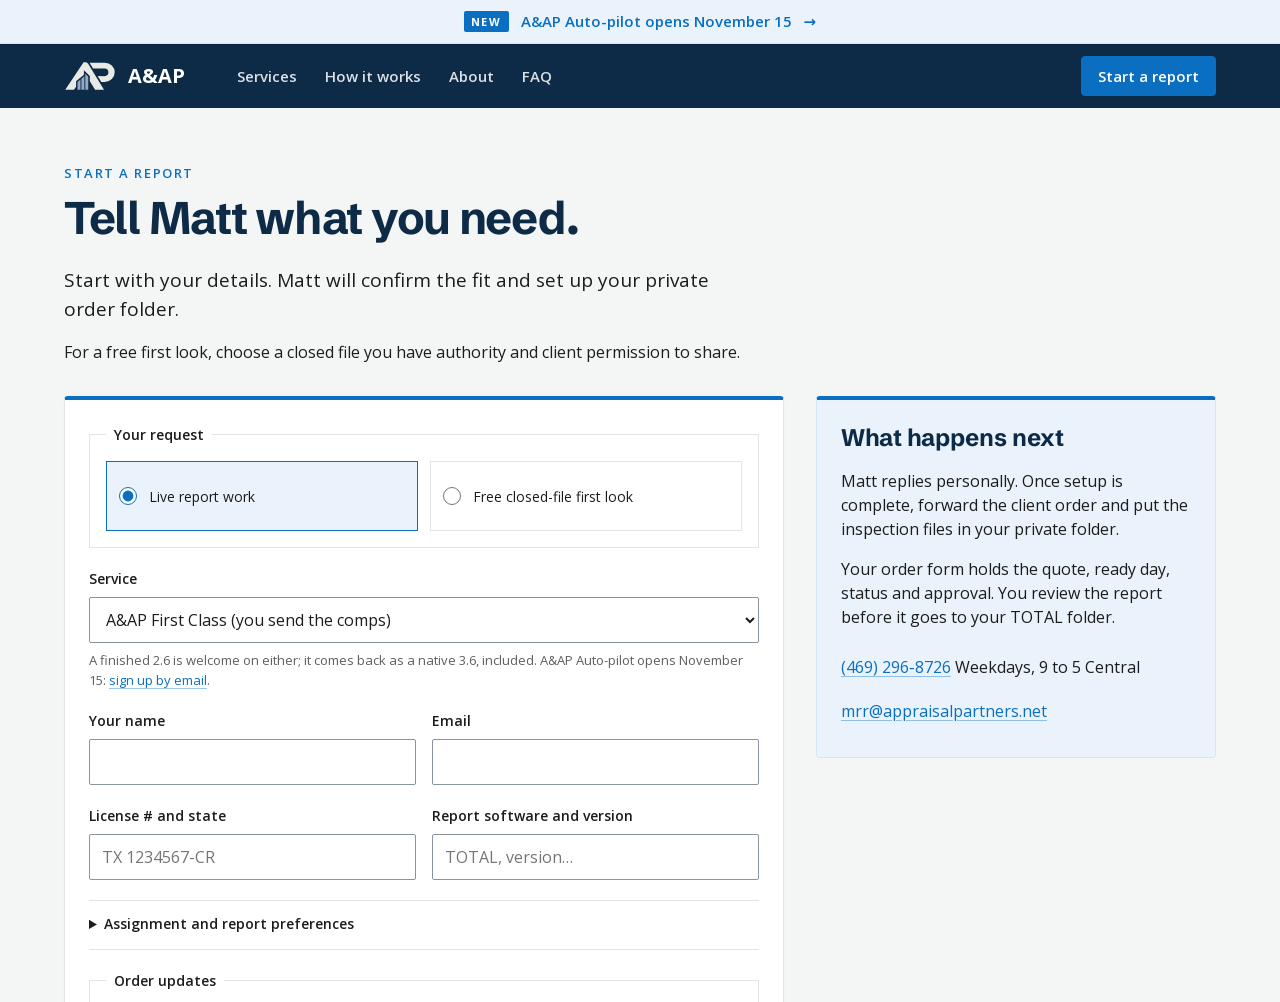
<file: contact.html>
<!DOCTYPE html>
<html lang="en">
  <head>
    <meta charset="utf-8">
    <meta name="viewport" content="width=device-width, initial-scale=1">
    <meta http-equiv="refresh" content="0; url=start.html">
    <link rel="canonical" href="https://aandap.com/start.html">
    <title>Page moved | A&amp;AP</title>
  </head>
  <body>
    <p>This page has moved. <a href="start.html">Continue to A&amp;AP</a>.</p>
  </body>
</html>
</file>
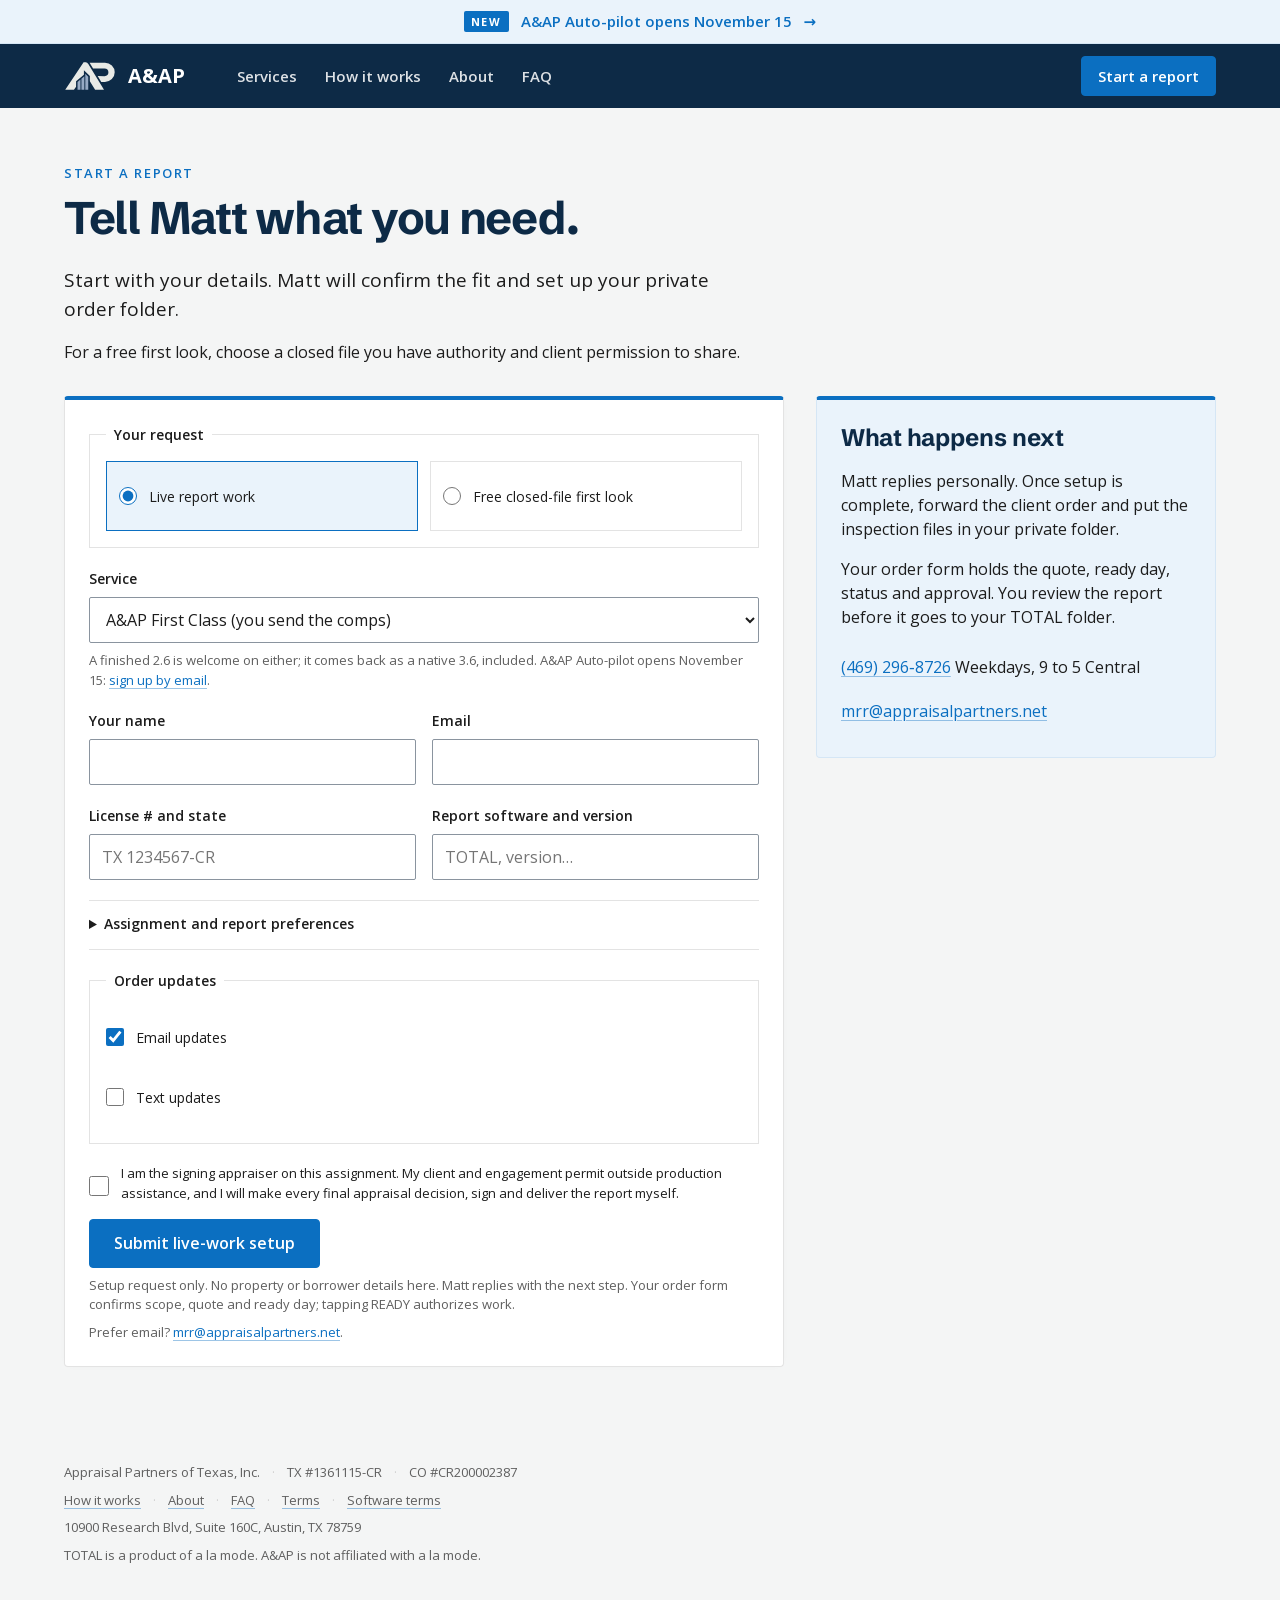
<file: convert-request.html>
<!DOCTYPE html>
<html lang="en">
  <head>
    <meta charset="utf-8">
    <meta name="viewport" content="width=device-width, initial-scale=1">
    <meta http-equiv="refresh" content="0; url=start.html?service=conversion">
    <link
      rel="canonical"
      href="https://aandap.com/start.html?service=conversion">
    <title>Page moved | A&amp;AP</title>
  </head>
  <body>
    <p>
      This page has moved.
      <a href="start.html?service=conversion">Continue to A&amp;AP</a>.
    </p>
  </body>
</html>
</file>
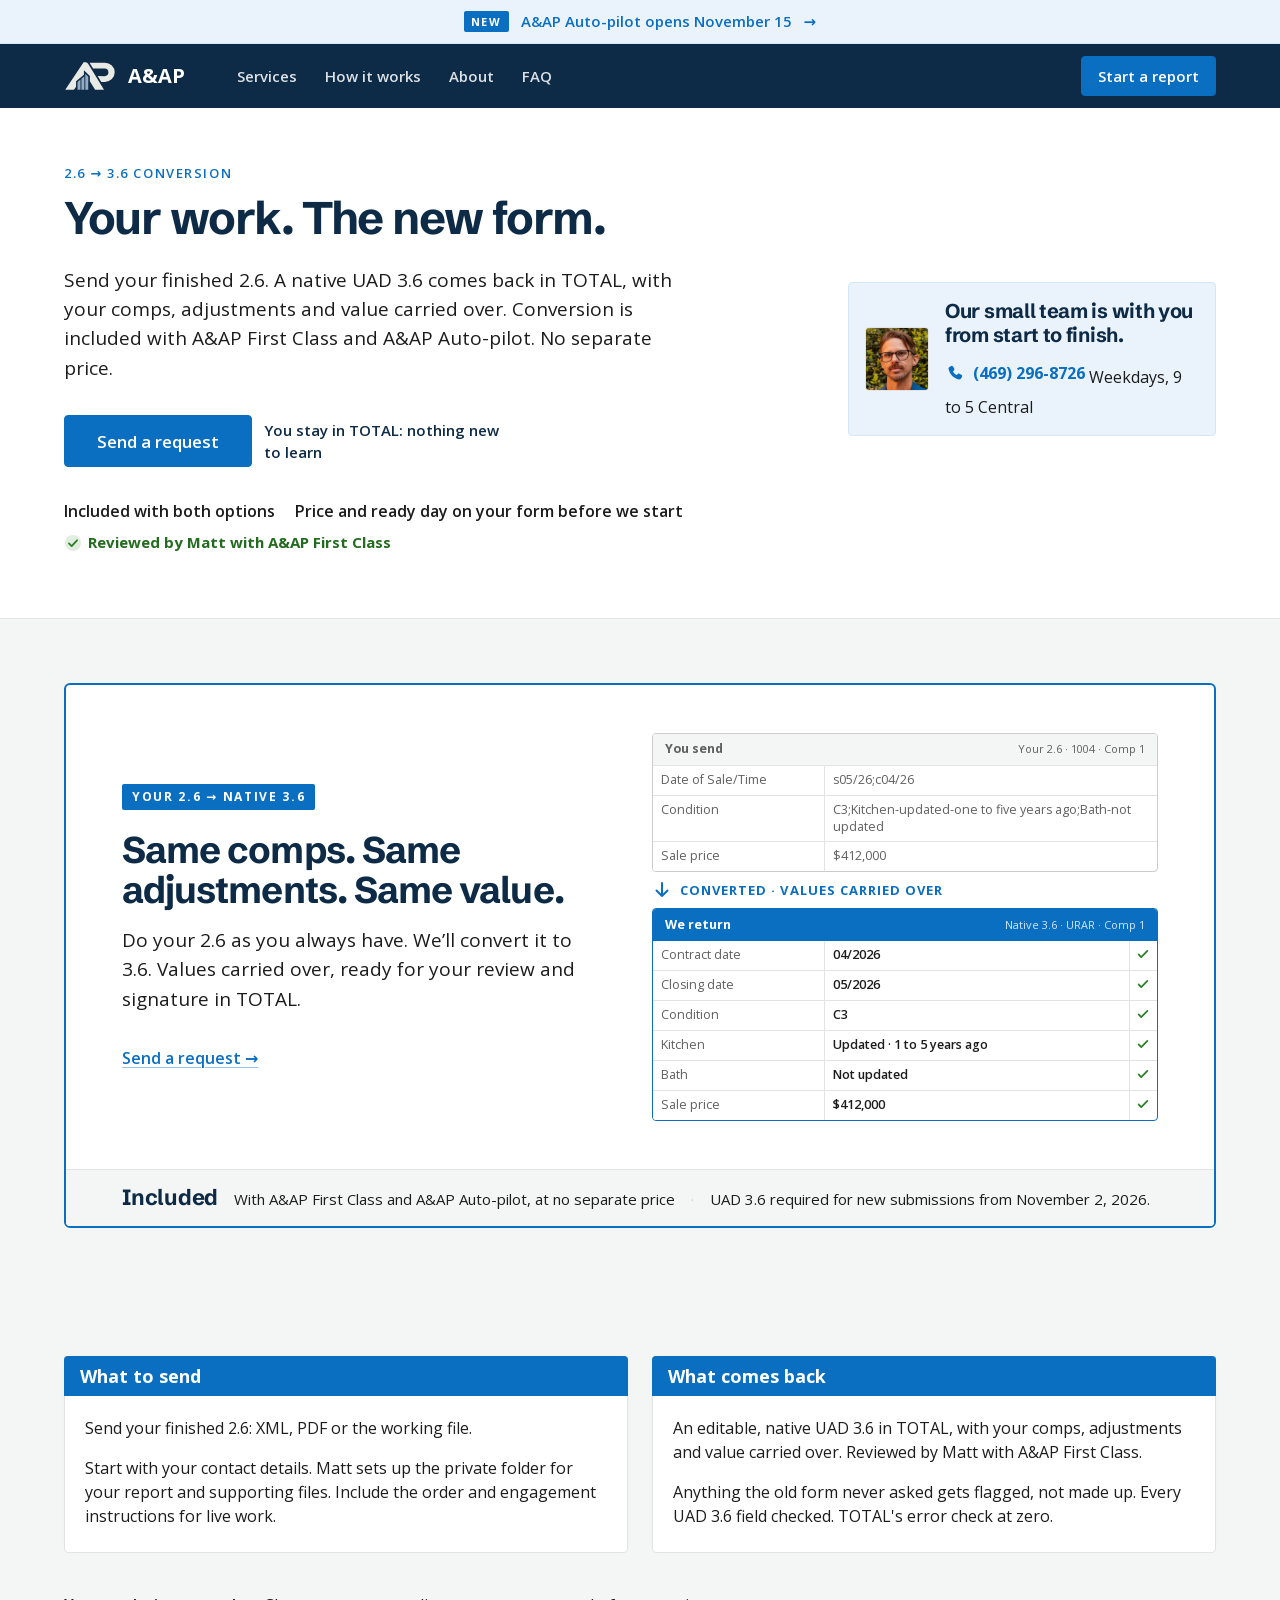
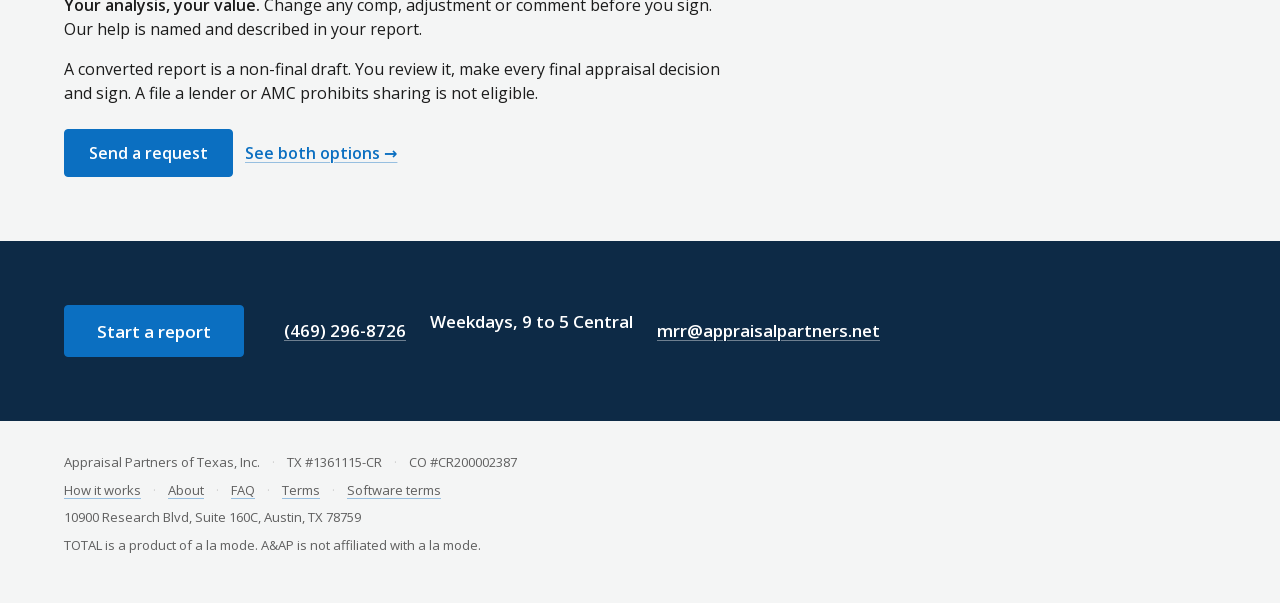
<file: convert.html>
<!DOCTYPE html>
<html lang="en">
<head>
<meta charset="utf-8">
<meta name="viewport" content="width=device-width, initial-scale=1">
<meta name="color-scheme" content="light">
<title>Convert your 2.6 to native UAD 3.6 | A&amp;AP</title>
<meta name="description" content="Send your finished 2.6. Get a native UAD 3.6 in TOTAL with your comps, adjustments and value carried over. Included with both options, no separate price. Reviewed by Matt with A&amp;AP First Class.">
<link rel="canonical" href="https://aandap.com/convert.html">
<link rel="icon" type="image/png" href="assets/aap-favicon.png">
<link rel="apple-touch-icon" href="assets/aap-apple-touch-icon.png">
<link rel="preload" href="assets/open-sans.woff2" as="font" type="font/woff2" crossorigin>
<link rel="preload" href="assets/schibsted-grotesk-700.ttf" as="font" type="font/ttf" crossorigin>
<link rel="stylesheet" href="assets/site.css">
</head>
<body>
<a class="skip" href="#main">Skip to content</a>
<svg width="0" height="0" class="svg-defs" aria-hidden="true">
  <symbol id="ck" viewBox="0 0 20 20"><circle cx="10" cy="10" r="9" fill="currentColor" opacity=".14"/><path d="M5.5 10.5l3 3 6-6.5" fill="none" stroke="currentColor" stroke-width="2" stroke-linecap="round" stroke-linejoin="round"/></symbol>
  <symbol id="tick" viewBox="0 0 16 16"><path d="M3 8.5l3 3 7-7" fill="none" stroke="currentColor" stroke-width="2" stroke-linecap="round" stroke-linejoin="round"/></symbol>
  <symbol id="x" viewBox="0 0 20 20"><circle cx="10" cy="10" r="9" fill="currentColor" opacity=".12"/><path d="M7 7l6 6M13 7l-6 6" fill="none" stroke="currentColor" stroke-width="2" stroke-linecap="round"/></symbol>
  <symbol id="down" viewBox="0 0 20 20"><path d="M10 3v13M4.5 10.5L10 16l5.5-5.5" fill="none" stroke="currentColor" stroke-width="2" stroke-linecap="round" stroke-linejoin="round"/></symbol>
  <symbol id="phone" viewBox="0 0 20 20"><path d="M6.4 2.9c.5-.3 1.2-.1 1.5.4l1.4 2.4c.3.5.2 1.1-.2 1.5L7.9 8.4a9.6 9.6 0 0 0 3.7 3.7l1.2-1.2c.4-.4 1-.5 1.5-.2l2.4 1.4c.5.3.7 1 .4 1.5l-.9 1.7c-.5.9-1.5 1.4-2.5 1.1A13.6 13.6 0 0 1 3.6 6.3c-.3-1 .2-2 1.1-2.5l1.7-.9z" fill="currentColor"/></symbol>
</svg>
<a class="announce num" href="index.html#services"><b>New</b><span>A&amp;AP Auto-pilot opens November 15</span><span class="arrow">&rarr;</span></a>
<header class="appbar">
  <div class="wrap">
    <a class="brand" href="index.html" aria-label="A&amp;AP home"><img src="assets/aap-mark-light.svg" alt="" width="52" height="30"><b>A&amp;AP</b></a>
    <nav class="nav" aria-label="Site"><a href="index.html#services">Services</a>
<a href="how-it-works.html">How it works</a>
<a href="about.html">About</a>
<a href="faq.html">FAQ</a></nav>
    <a class="btn sm" href="start.html">Start a report</a>
    <details class="menu"><summary aria-label="Menu">Menu</summary><nav aria-label="Site, mobile"><a href="index.html#services">Services</a>
<a href="how-it-works.html">How it works</a>
<a href="about.html">About</a>
<a href="faq.html">FAQ</a><a class="go" href="start.html">Start a report</a></nav></details>
  </div>
</header>
<main id="main" tabindex="-1">
<section class="hero page-heading"><div class="wrap grid"><div class="page-intro">
  <p class="kicker">2.6 → 3.6 conversion</p>
  <h1>Your work. The new form.</h1>
  <p class="lede">Send your finished 2.6. A native UAD 3.6 comes back in TOTAL, with your comps, adjustments and value carried over. Conversion is included with A&amp;AP First Class and A&amp;AP Auto-pilot. No separate price.</p>
  <div class="cta"><a class="btn xl" href="start.html?service=conversion">Send a request</a><span class="convert-reassurance">You stay in TOTAL: nothing new to learn</span></div>
  <div class="inline-facts num"><span>Included with both options</span><span>Price and ready day on your form before we start</span><span class="mark"><svg aria-hidden="true"><use href="#ck"/></svg>Reviewed by Matt with A&amp;AP First Class</span></div>
</div><div class="page-hero-contact"><div class="meet">
        <img src="photos/matt.jpg" alt="Matt Roth" width="80" height="80" loading="eager" decoding="sync">
        <div>
          <b>Our small team is with you from start to finish.</b>
          <a class="num" href="tel:+14692968726"><svg aria-hidden="true"><use href="#phone"/></svg>(469) 296-8726</a> <span>Weekdays, 9 to 5 Central</span>
        </div>
      </div></div></div></section>
<section aria-labelledby="conversion-sample"><div class="wrap"><div class="convert"><div class="inner">
  <div class="copy"><span class="tag">Your 2.6 → native 3.6</span><h2 id="conversion-sample">Same comps. Same adjustments. Same value.</h2><p class="big">Do your 2.6 as you always have. We’ll convert it to 3.6. Values carried over, ready for your review and signature in TOTAL.</p><a class="more" href="start.html?service=conversion">Send a request</a></div>
  <div class="cv num" aria-label="Sample: the same comp as one 2.6 row and as its native 3.6 rows, values carried over">
          <div class="pane old">
            <div class="ph"><span>You send</span><span class="path">Your 2.6 · 1004 · Comp 1</span></div>
            <table class="g cvt" aria-hidden="true">
              <tr><td class="lab">Date of Sale/Time</td><td class="val">s05/26;c04/26</td></tr>
              <tr><td class="lab">Condition</td><td class="val">C3;Kitchen-updated-one to five years ago;Bath-not updated</td></tr>
              <tr><td class="lab">Sale price</td><td class="val">$412,000</td></tr>
            </table>
          </div>
          <div class="step" aria-hidden="true"><svg><use href="#down"/></svg>Converted · values carried over</div>
          <div class="pane new">
            <div class="ph"><span>We return</span><span class="path">Native 3.6 · URAR · Comp 1</span></div>
            <table class="g cvt" aria-hidden="true">
              <tr><td class="lab">Contract date</td><td class="val">04/2026</td><td class="tk"><svg><use href="#tick"/></svg></td></tr>
              <tr><td class="lab">Closing date</td><td class="val">05/2026</td><td class="tk"><svg><use href="#tick"/></svg></td></tr>
              <tr><td class="lab">Condition</td><td class="val">C3</td><td class="tk"><svg><use href="#tick"/></svg></td></tr>
              <tr><td class="lab">Kitchen</td><td class="val">Updated · 1 to 5 years ago</td><td class="tk"><svg><use href="#tick"/></svg></td></tr>
              <tr><td class="lab">Bath</td><td class="val">Not updated</td><td class="tk"><svg><use href="#tick"/></svg></td></tr>
              <tr><td class="lab">Sale price</td><td class="val">$412,000</td><td class="tk"><svg><use href="#tick"/></svg></td></tr>
            </table>
          </div>
        </div>
</div><div class="foot num"><b>Included</b><span>With A&amp;AP First Class and A&amp;AP Auto-pilot, at no separate price</span><span class="dot">·</span><span>UAD 3.6 required for new submissions from November 2, 2026.</span></div></div></div></section>
<section aria-label="Conversion handoff"><div class="wrap grid"><div class="content-pair">
  <article class="card"><h2 class="h">What to send</h2><div class="b"><p>Send your finished 2.6: XML, PDF or the working file.</p><p>Start with your contact details. Matt sets up the private folder for your report and supporting files. Include the order and engagement instructions for live work.</p></div></article>
  <article class="card"><h2 class="h">What comes back</h2><div class="b"><p>An editable, native UAD 3.6 in TOTAL, with your comps, adjustments and value carried over. Reviewed by Matt with A&amp;AP First Class.</p><p>Anything the old form never asked gets flagged, not made up. Every UAD 3.6 field checked. TOTAL's error check at zero.</p></div></article>
</div><div class="copy-block section-heading"><p><strong>Your analysis, your value.</strong> Change any comp, adjustment or comment before you sign. Our help is named and described in your report.</p><p>A converted report is a non-final draft. You review it, make every final appraisal decision and sign. A file a lender or AMC prohibits sharing is not eligible.</p><div class="cta"><a class="btn" href="start.html?service=conversion">Send a request</a><a class="more" href="index.html#services">See both options</a></div></div></div></section>
</main>
<section class="start" id="start">
  <div class="wrap">
    <a class="btn xl" href="start.html">Start a report</a>
    <div class="contact num">
      <a href="tel:+14692968726">(469) 296-8726</a> <span>Weekdays, 9 to 5 Central</span>
      <a href="mailto:mrr@appraisalpartners.net">mrr@appraisalpartners.net</a>
    </div>
  </div>
</section>
<footer>
  <div class="wrap num">
    <div class="line1"><span>Appraisal Partners of Texas, Inc.</span><span class="dot">·</span><span>TX #1361115-CR</span><span class="dot">·</span><span>CO #CR200002387</span></div>
    <nav class="line1" aria-label="Footer"><a href="how-it-works.html">How it works</a><span class="dot">·</span><a href="about.html">About</a><span class="dot">·</span><a href="faq.html">FAQ</a><span class="dot">·</span><a href="https://appraisalpartners.net/terms.html">Terms</a><span class="dot">·</span><a href="https://appraisalpartners.net/terms-software.html">Software terms</a></nav>
    <div>10900 Research Blvd, Suite 160C, Austin, TX 78759</div>
    <div>TOTAL is a product of a la mode. A&amp;AP is not affiliated with a la mode.</div>
  </div>
</footer>
</body>
</html>
</file>
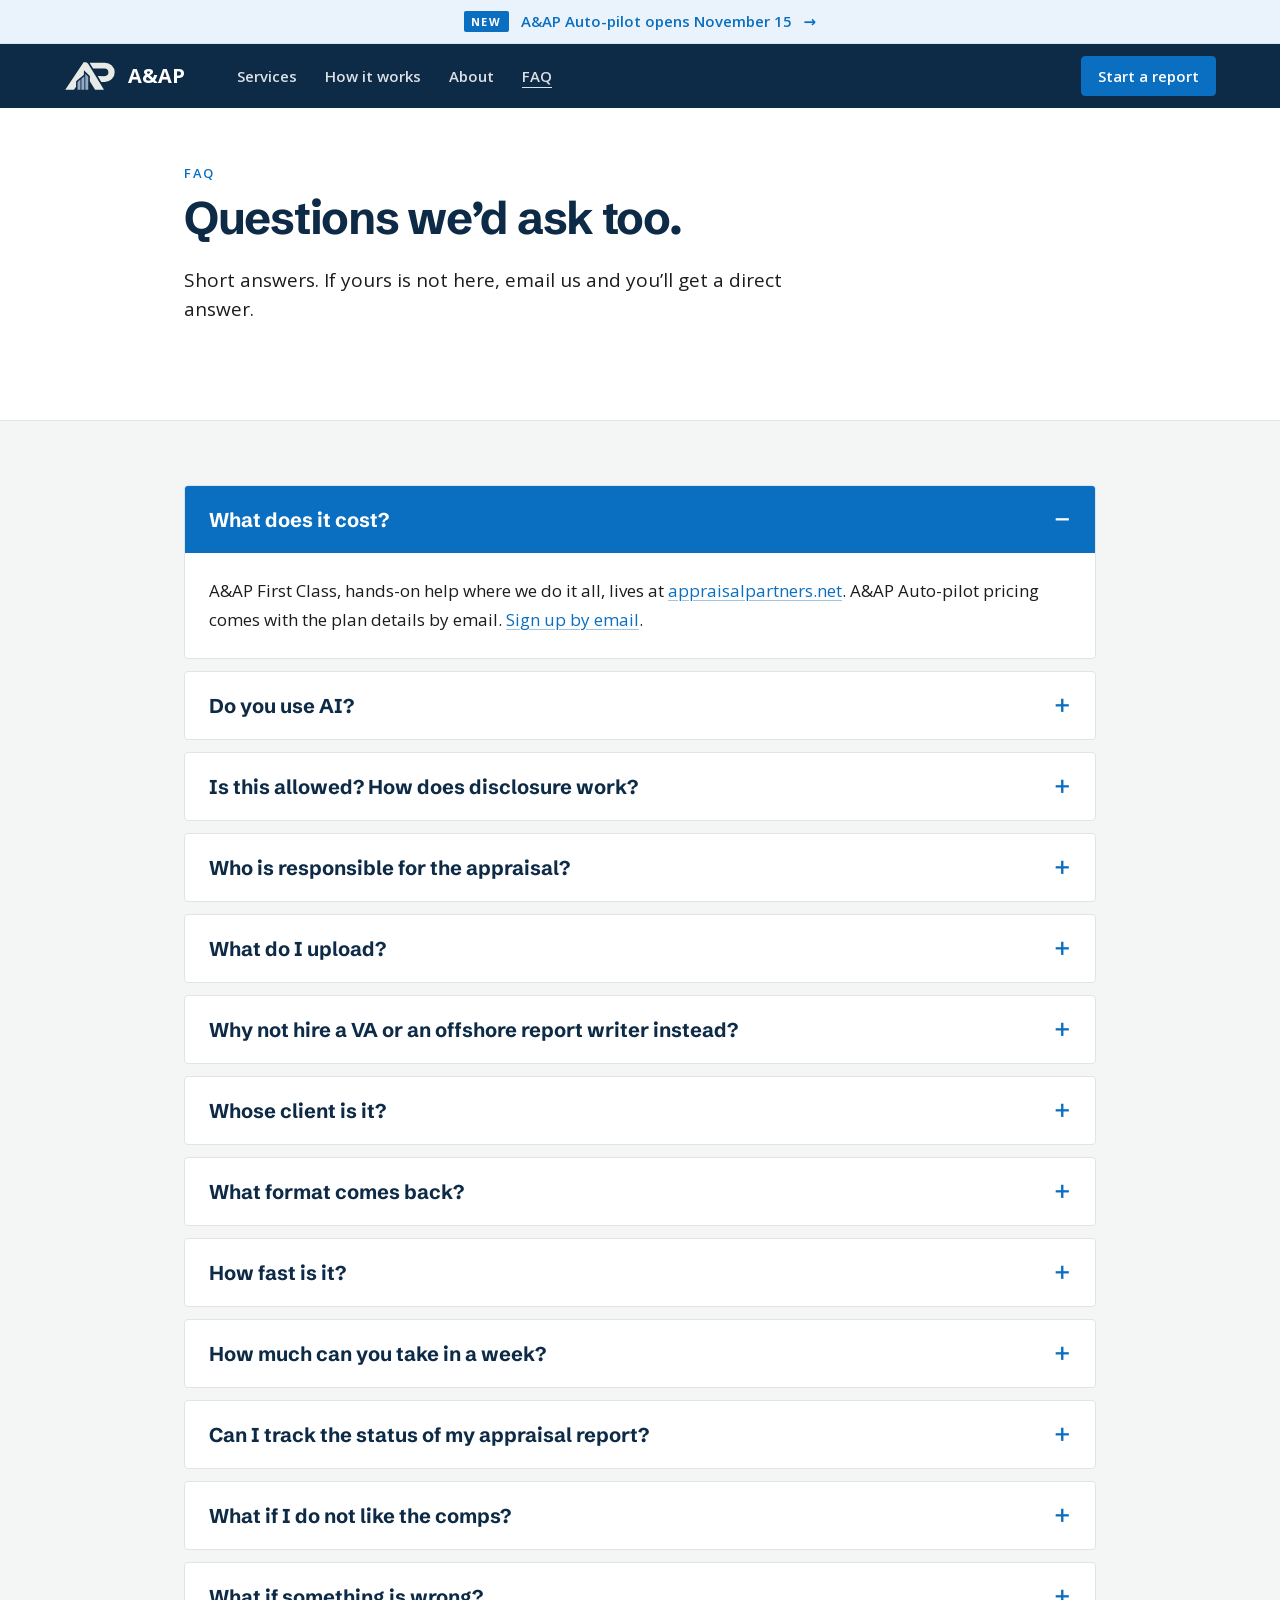
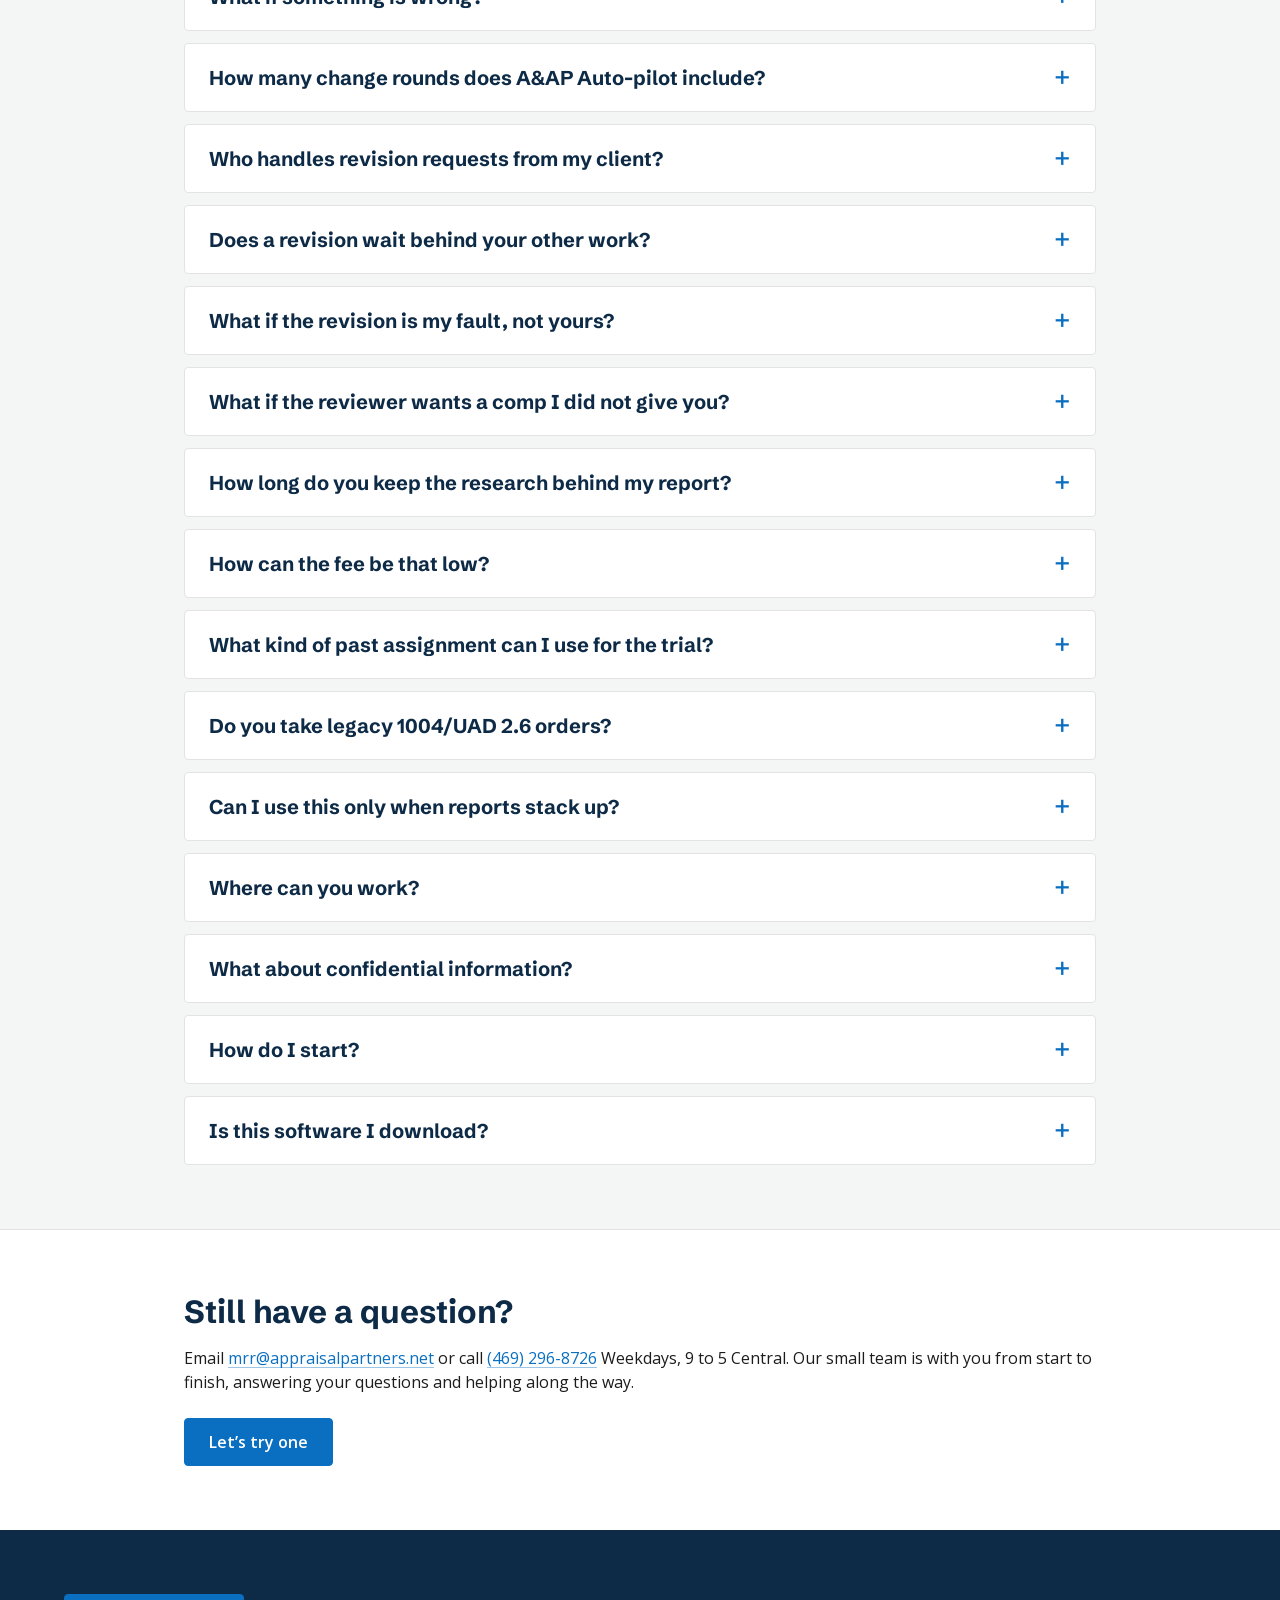
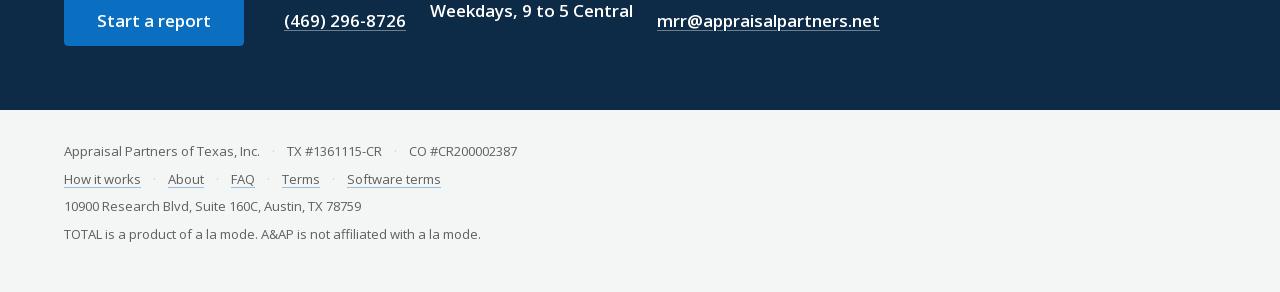
<file: faq.html>
<!DOCTYPE html>
<html lang="en">
<head>
<meta charset="utf-8">
<meta name="viewport" content="width=device-width, initial-scale=1">
<meta name="color-scheme" content="light">
<title>Questions we’d ask too | A&amp;AP</title>
<meta name="description" content="Matt’s answers about report preparation, pricing, conversion, turnaround, responsibility, revisions and confidentiality.">
<link rel="canonical" href="https://aandap.com/faq.html">
<link rel="icon" type="image/png" href="assets/aap-favicon.png">
<link rel="apple-touch-icon" href="assets/aap-apple-touch-icon.png">
<link rel="preload" href="assets/open-sans.woff2" as="font" type="font/woff2" crossorigin>
<link rel="preload" href="assets/schibsted-grotesk-700.ttf" as="font" type="font/ttf" crossorigin>
<link rel="stylesheet" href="assets/site.css">
</head>
<body>
<a class="skip" href="#main">Skip to content</a>
<svg width="0" height="0" class="svg-defs" aria-hidden="true">
  <symbol id="ck" viewBox="0 0 20 20"><circle cx="10" cy="10" r="9" fill="currentColor" opacity=".14"/><path d="M5.5 10.5l3 3 6-6.5" fill="none" stroke="currentColor" stroke-width="2" stroke-linecap="round" stroke-linejoin="round"/></symbol>
  <symbol id="tick" viewBox="0 0 16 16"><path d="M3 8.5l3 3 7-7" fill="none" stroke="currentColor" stroke-width="2" stroke-linecap="round" stroke-linejoin="round"/></symbol>
  <symbol id="x" viewBox="0 0 20 20"><circle cx="10" cy="10" r="9" fill="currentColor" opacity=".12"/><path d="M7 7l6 6M13 7l-6 6" fill="none" stroke="currentColor" stroke-width="2" stroke-linecap="round"/></symbol>
  <symbol id="down" viewBox="0 0 20 20"><path d="M10 3v13M4.5 10.5L10 16l5.5-5.5" fill="none" stroke="currentColor" stroke-width="2" stroke-linecap="round" stroke-linejoin="round"/></symbol>
  <symbol id="phone" viewBox="0 0 20 20"><path d="M6.4 2.9c.5-.3 1.2-.1 1.5.4l1.4 2.4c.3.5.2 1.1-.2 1.5L7.9 8.4a9.6 9.6 0 0 0 3.7 3.7l1.2-1.2c.4-.4 1-.5 1.5-.2l2.4 1.4c.5.3.7 1 .4 1.5l-.9 1.7c-.5.9-1.5 1.4-2.5 1.1A13.6 13.6 0 0 1 3.6 6.3c-.3-1 .2-2 1.1-2.5l1.7-.9z" fill="currentColor"/></symbol>
</svg>
<a class="announce num" href="index.html#services"><b>New</b><span>A&amp;AP Auto-pilot opens November 15</span><span class="arrow">&rarr;</span></a>
<header class="appbar">
  <div class="wrap">
    <a class="brand" href="index.html" aria-label="A&amp;AP home"><img src="assets/aap-mark-light.svg" alt="" width="52" height="30"><b>A&amp;AP</b></a>
    <nav class="nav" aria-label="Site"><a href="index.html#services">Services</a>
<a href="how-it-works.html">How it works</a>
<a href="about.html">About</a>
<a href="faq.html" aria-current="page">FAQ</a></nav>
    <a class="btn sm" href="start.html">Start a report</a>
    <details class="menu"><summary aria-label="Menu">Menu</summary><nav aria-label="Site, mobile"><a href="index.html#services">Services</a>
<a href="how-it-works.html">How it works</a>
<a href="about.html">About</a>
<a href="faq.html" aria-current="page">FAQ</a><a class="go" href="start.html">Start a report</a></nav></details>
  </div>
</header>
<main id="main" tabindex="-1">
<section class="hero page-heading"><div class="wrap faq-wrap"><p class="kicker">FAQ</p><h1>Questions we’d ask too.</h1><p class="lede">Short answers. If yours is not here, email us and you’ll get a direct answer.</p></div></section>
<section aria-label="Questions and answers"><div class="wrap faq-wrap"><div class="questions">
      <details open><summary>What does it cost?</summary><div class="answer"><p>A&amp;AP First Class, hands-on help where we do it all, lives at <a href="https://appraisalpartners.net">appraisalpartners.net</a>. A&amp;AP Auto-pilot pricing comes with the plan details by email. <a href="mailto:desk@aandap.com?subject=A%26AP%20Auto-pilot%20sign-up">Sign up by email</a>.</p></div></details>
      <details><summary>Do you use AI?</summary><div class="answer"><p>Yes. We use software automation and AI-assisted tools in this work, and yes, that includes the drafting. A&amp;AP First Class includes Matt’s review. With A&amp;AP Auto-pilot, you review and sign. AI does not inspect, make the final comp or value decisions, or sign. <a href="technology.html">AI and your report &rarr;</a></p></div></details>
      <details><summary>Is this allowed? How does disclosure work?</summary><div class="answer"><p>Only when your engagement, client, state &amp; assignment program allow it. When our work is significant appraisal assistance, the report&rsquo;s certification identifies Matthew Roth, his credential, that he did not inspect &amp; what he did. We do not accept an assignment that cannot be handled that way.</p></div></details>
      <details><summary>Who is responsible for the appraisal?</summary><div class="answer"><p>You are. You make the final calls on scope, comps, adjustments, reconciliation &amp; value. We return an editable working report for you to review, change and sign.</p></div></details>
      <details>
        <summary>What do I upload?</summary>
        <div class="answer"><p><strong>A&amp;AP First Class &middot; hands-on help at <a href="https://appraisalpartners.net">appraisalpartners.net</a>:</strong> Forward the client order email first. After Matt creates the AP folder, add the contract if applicable, raw photos, sketch and field notes, then save your inspection in TOTAL. Add MLS PDF sheets for your comps, the market export, and public record if we cannot pull it. We pick up your TOTAL file from your shared folder and build the report: the grid, supported adjustments and commentary in your voice, with the value conclusion ready for your review. Every page, map, photo and addendum is checked. You open the finished report in TOTAL, review it, change anything you like, sign and send.</p><p><strong>A&amp;AP Auto-pilot:</strong> the same files plus the one-page decision sheet with your ratings, comps, adjustments and value. Your report comes back complete and checked; every appraisal decision is yours. Forward the client order email first. Then add the inspection material, subject data, comp set, supporting data and market direction to the AP folder Matt sends you.</p><p><strong>A finished 2.6, either way:</strong> send it as is. It comes back as a native 3.6, included.</p></div>
      </details>
      <details><summary>Why not hire a VA or an offshore report writer instead?</summary><div class="answer"><p>Some do, and it can work. With A&amp;AP First Class, Matt reviews your report and answers your questions, and the assistance is documented in your certification. If your lender or AMC agreements restrict where borrower files can go, confirm that before any file leaves your office, including to us.</p></div></details>
      <details><summary>Whose client is it?</summary><div class="answer"><p>Yours. We work behind you. We do not contact, invoice or solicit your client. You keep the engagement and appraisal fee.</p></div></details>
      <details><summary>What format comes back?</summary><div class="answer"><p>An editable working report file with the agreed photos &amp; exhibits placed. We confirm the file format when we set you up, and each report comes back to its order folder.</p></div></details>
      <details><summary>How fast is it?</summary><div class="answer"><p>Usually 2 to 3 business days from complete files, often sooner. Your exact ready day is on your order form before we start.</p></div></details>
      <details><summary>How much can you take in a week?</summary><div class="answer"><p>The desk stays small on purpose, and we check capacity when we set you up. If a week is getting full, we tell you before you send more. Planning steady volume? Tell us what is coming and we&rsquo;ll tell you straight what we can take. <a href="about.html">Why the desk stays small &rarr;</a></p></div></details>
      <details><summary>Can I track the status of my appraisal report?</summary><div class="answer"><p>Yes. Every accepted report gets a private tracking link. See where it is at each step and choose email updates, text updates, both or status page only. <a href="https://appraisalpartners.net/status.html#v1.l9PPZzbtmScG8iP6ch64ng.l6H5EsjQ2qPYGuai4s-4m_LYGjjK3rGZU4pJl8zNJTA">View the full live tracking demo &rarr;</a></p></div></details>
      <details><summary>What if I do not like the comps?</summary><div class="answer"><p>Upload your selected set, ask to see candidates before we complete the grid, or review our choices with the report. You make the final selection. We will not chase a predetermined value.</p></div></details>
      <details><summary>What if something is wrong?</summary><div class="answer"><p>Send your changes as one list. We correct our production errors at no charge. New scope is quoted before we touch it.</p></div></details>
      <details><summary>How many change rounds does A&amp;AP Auto-pilot include?</summary><div class="answer"><p>Two per order. Most corrections belong in the first round, so review the whole report thoroughly and send everything that needs correcting at once. The second round is a grace round, in case something was missed; it is rarely needed. After it, your report is delivered to your TOTAL folder automatically; you don&rsquo;t need to approve it. A third round is by request to <a href="mailto:desk@aandap.com">desk@aandap.com</a>. Our mistakes, a re-send with nothing changed, and your client&rsquo;s revision requests are always free. On orders accepted under the November 2, 2026 terms or later, replacing comps you selected and supplied, or heavy rework because required information you sent was missing or wrong, is quoted separately: it uses no round, and nothing starts or is charged without your written approval. Corrections to our agreed work stay free, and when it&rsquo;s unclear whose it is, it&rsquo;s ours. Earlier orders keep their accepted terms. <a href="https://appraisalpartners.net/change-rounds.html">Why two rounds</a> · <a href="https://appraisalpartners.net/terms-software.html">Software Terms, section 3</a>.</p></div></details>
      <details><summary>Who handles revision requests from my client?</summary><div class="answer"><p>Matt handles them on reports this desk prepared. Send him the request; he already has the research and reasoning behind your report. Revisions within the report as delivered are included, even if it comes back again. They come back with a summary of what changed. You review the response, make every final appraisal decision and send it to your client.</p><p>One extra comp each time a revision comes back is included on either scope. More comps, a materially new research assignment, a new effective date or an added form get a quote before work starts. <a href="how-it-works.html#revisions">What revision support covers &rarr;</a></p></div></details>
      <details><summary>Does a revision wait behind your other work?</summary><div class="answer"><p>No. Revisions go to the front of the queue, ahead of new production.</p></div></details>
      <details><summary>What if the revision is my fault, not yours?</summary><div class="answer"><p>Your client&rsquo;s revision request within the same assignment is handled the same way, no additional fee. We do not sort revisions by whose error it was &mdash; a bad field note, a number we mistyped, or a reviewer who simply wants more support all get the same treatment. If a pattern develops on your orders we will raise it with you directly rather than bill for it.</p></div></details>
      <details><summary>What if the reviewer wants a comp I did not give you?</summary><div class="answer"><p>One extra comp each time a revision comes back is included, on every scope. Beyond that, or a materially new research assignment, we quote a price and a return time before starting.</p></div></details>
      <details><summary>How long do you keep the research behind my report?</summary><div class="answer"><p>Five years from delivery, the same period as a workfile, so a condition that lands much later can still be answered from the record. This is our production record and does not replace your own workfile obligation. You submit the revised report to your client; we do not contact them.</p></div></details>
      <details><summary>How can the fee be that low?</summary><div class="answer"><p>These are standing rates for defined scopes, not teaser prices.</p></div></details>
      <details><summary>What kind of past assignment can I use for the trial?</summary><div class="answer"><p>Use only a closed prior assignment you have actual authority and the original client&rsquo;s explicit permission to share. If a lender or AMC prohibits sharing, that file is not eligible. A closed estate, divorce or other private-use assignment may work, but the assignment type alone does not make it shareable. Redaction alone is not permission.</p></div></details>
      <details><summary>Do you take legacy 1004/UAD 2.6 orders?</summary><div class="answer"><p>We never deliver a 2.6, but a 2.6 can come in. Draft your live order in the legacy form you know and we convert it to a native UAD 3.6 for your signature, included with both options at no separate price: <a href="convert.html">how conversion works</a>. A closed legacy assignment also makes a fine free trial; it comes back converted to UAD 3.6 on a file you already know.</p></div></details>
      <details><summary>Can I use this only when reports stack up?</summary><div class="answer"><p>Yes. Forward one when you are buried in reports and none when you are not. There is no subscription or minimum on A&amp;AP First Class. We take only what we can personally complete and review.</p></div></details>
      <details><summary>Where can you work?</summary><div class="answer"><p>With your data &amp; comps, we can often help outside our licensed markets when the client, state &amp; data rules permit it. Research &amp; report requires authorized data access and market competence. DFW is ready now. Ask before forwarding an order if the market or assignment type is uncertain.</p></div></details>
      <details><summary>What about confidential information?</summary><div class="answer"><p>Keep client and property information out of the opening fit form. Forward the client order email to Matt. The remaining report files move through that order&rsquo;s restricted shared folder; the tracking page never shows the borrower, property address or report data. You must be authorized to share everything you send.</p></div></details>
      <details><summary>How do I start?</summary><div class="answer"><p>New here? <a href="start.html">Send the short fit request</a> without client or property information. After that, forward each new client order email to Matt. He replies with your price and the return time. Say it works, he sends the folder link, you add the inspection files after the inspection, and the finished report lands back in that folder.</p></div></details>
      <details><summary>Is this software I download?</summary><div class="answer"><p>No. You stay in TOTAL and we do the work. Never type a report again. Never redo a report someone else did for you.</p></div></details>
</div></div></section>
<section class="faq-contact"><div class="wrap faq-wrap"><h2>Still have a question?</h2><p>Email <a href="mailto:mrr@appraisalpartners.net">mrr@appraisalpartners.net</a> or call <a href="tel:+14692968726">(469) 296-8726</a> <span>Weekdays, 9 to 5 Central</span>. Our small team is with you from start to finish, answering your questions and helping along the way.</p><div class="cta"><a class="btn" href="start.html">Let’s try one</a></div></div></section>
</main>
<section class="start" id="start">
  <div class="wrap">
    <a class="btn xl" href="start.html">Start a report</a>
    <div class="contact num">
      <a href="tel:+14692968726">(469) 296-8726</a> <span>Weekdays, 9 to 5 Central</span>
      <a href="mailto:mrr@appraisalpartners.net">mrr@appraisalpartners.net</a>
    </div>
  </div>
</section>
<footer>
  <div class="wrap num">
    <div class="line1"><span>Appraisal Partners of Texas, Inc.</span><span class="dot">·</span><span>TX #1361115-CR</span><span class="dot">·</span><span>CO #CR200002387</span></div>
    <nav class="line1" aria-label="Footer"><a href="how-it-works.html">How it works</a><span class="dot">·</span><a href="about.html">About</a><span class="dot">·</span><a href="faq.html">FAQ</a><span class="dot">·</span><a href="https://appraisalpartners.net/terms.html">Terms</a><span class="dot">·</span><a href="https://appraisalpartners.net/terms-software.html">Software terms</a></nav>
    <div>10900 Research Blvd, Suite 160C, Austin, TX 78759</div>
    <div>TOTAL is a product of a la mode. A&amp;AP is not affiliated with a la mode.</div>
  </div>
</footer>
</body>
</html>
</file>
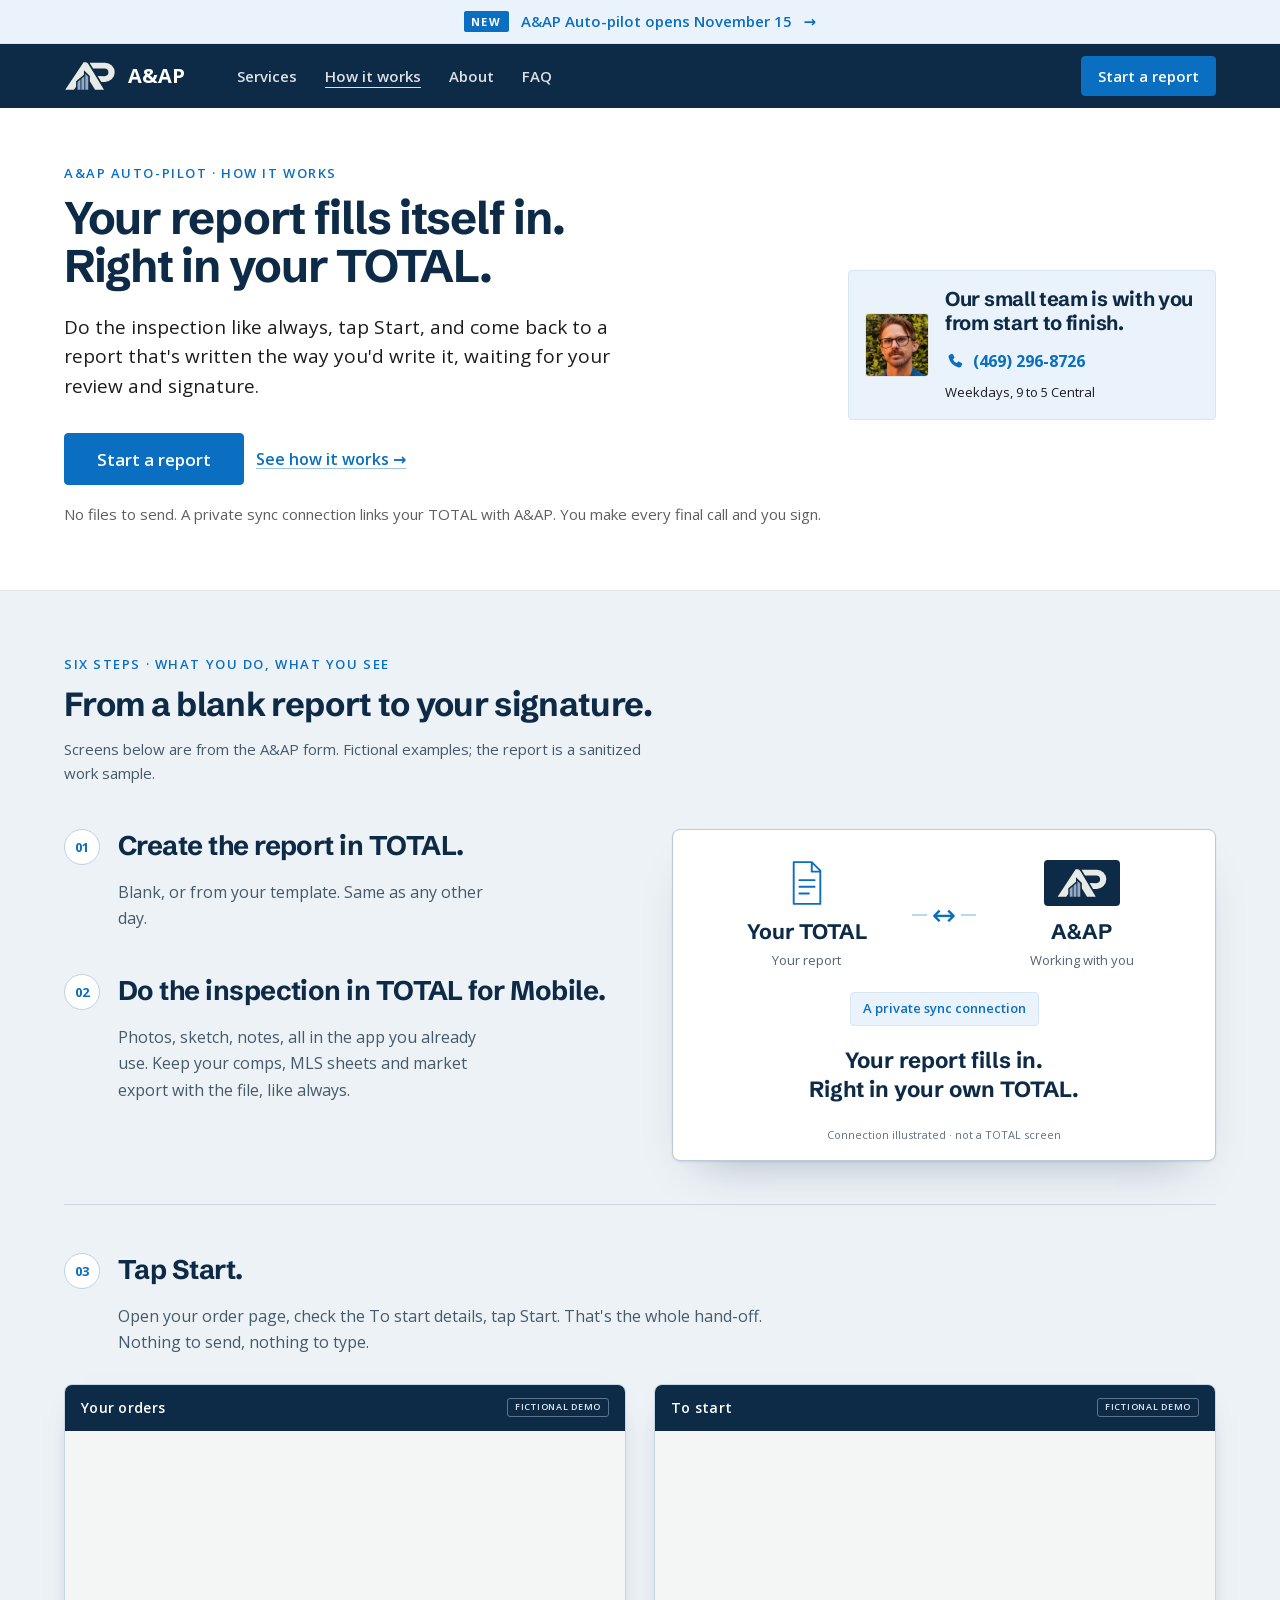
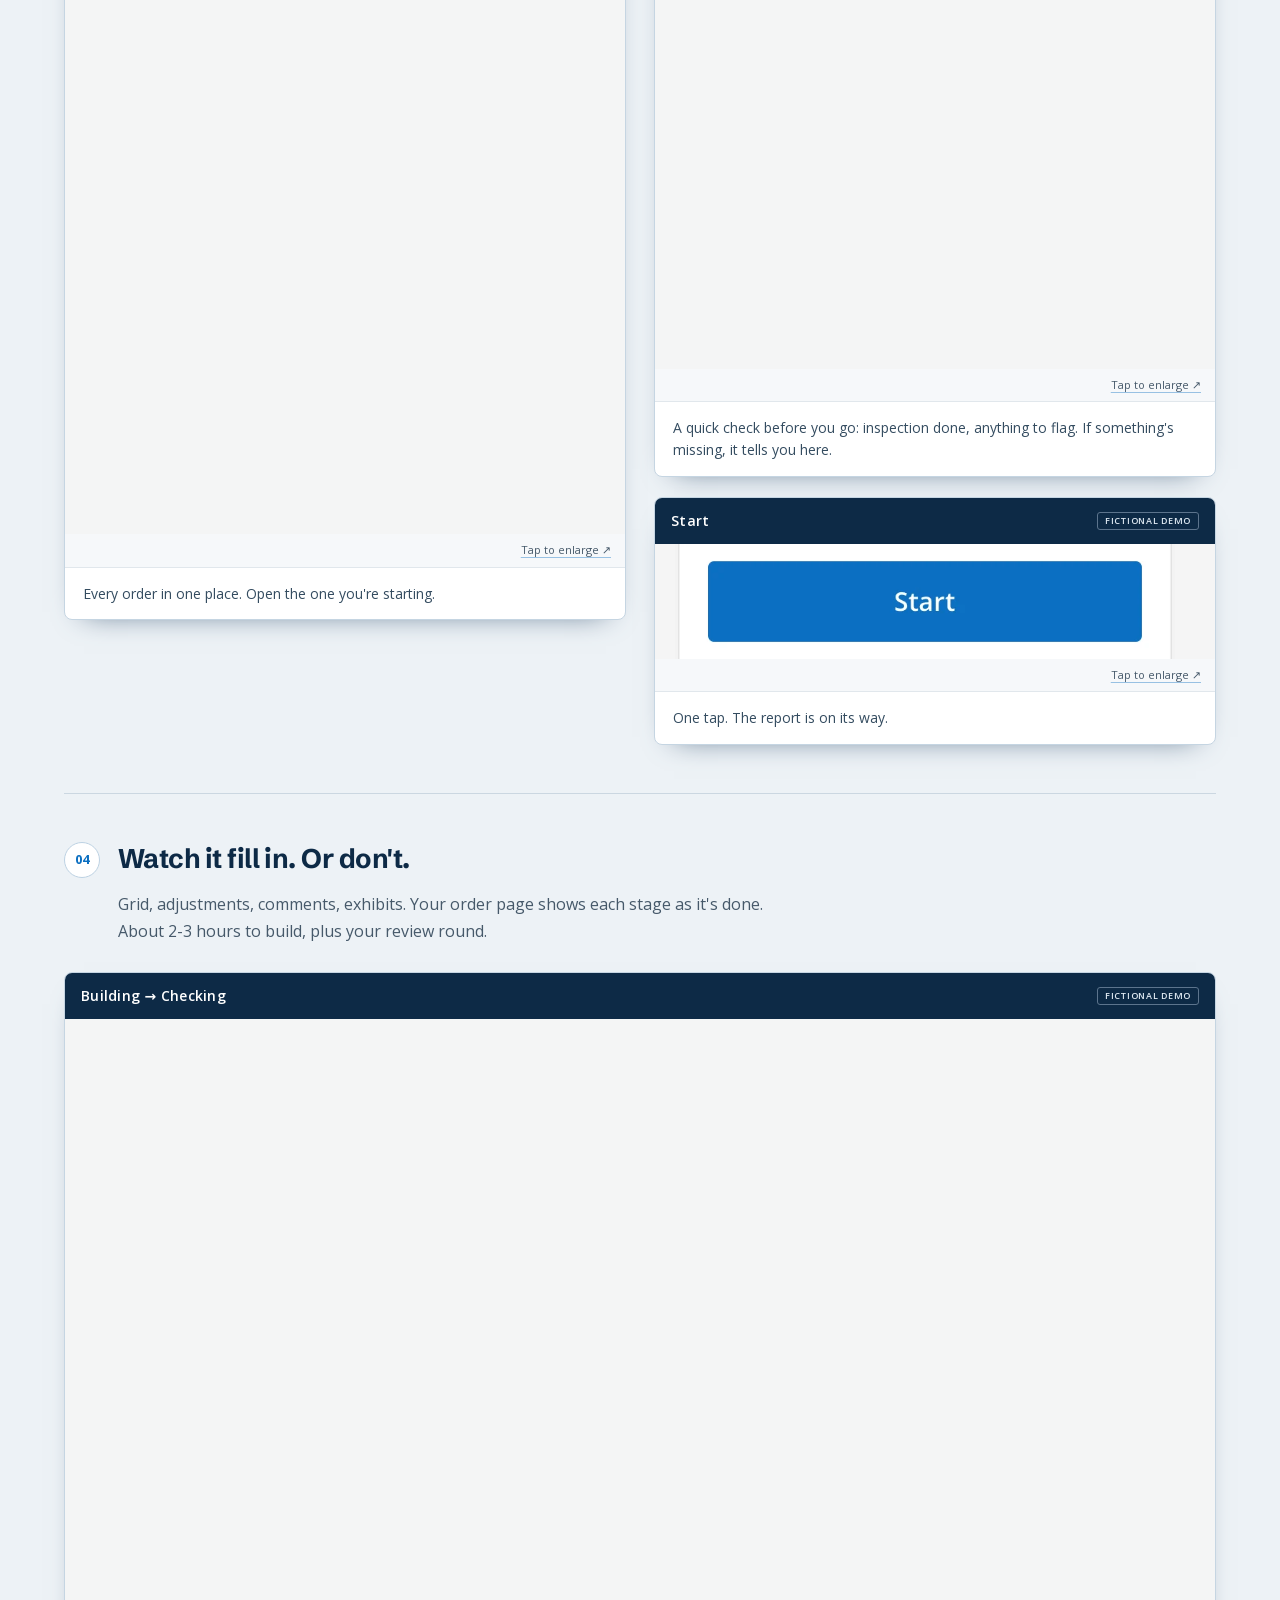
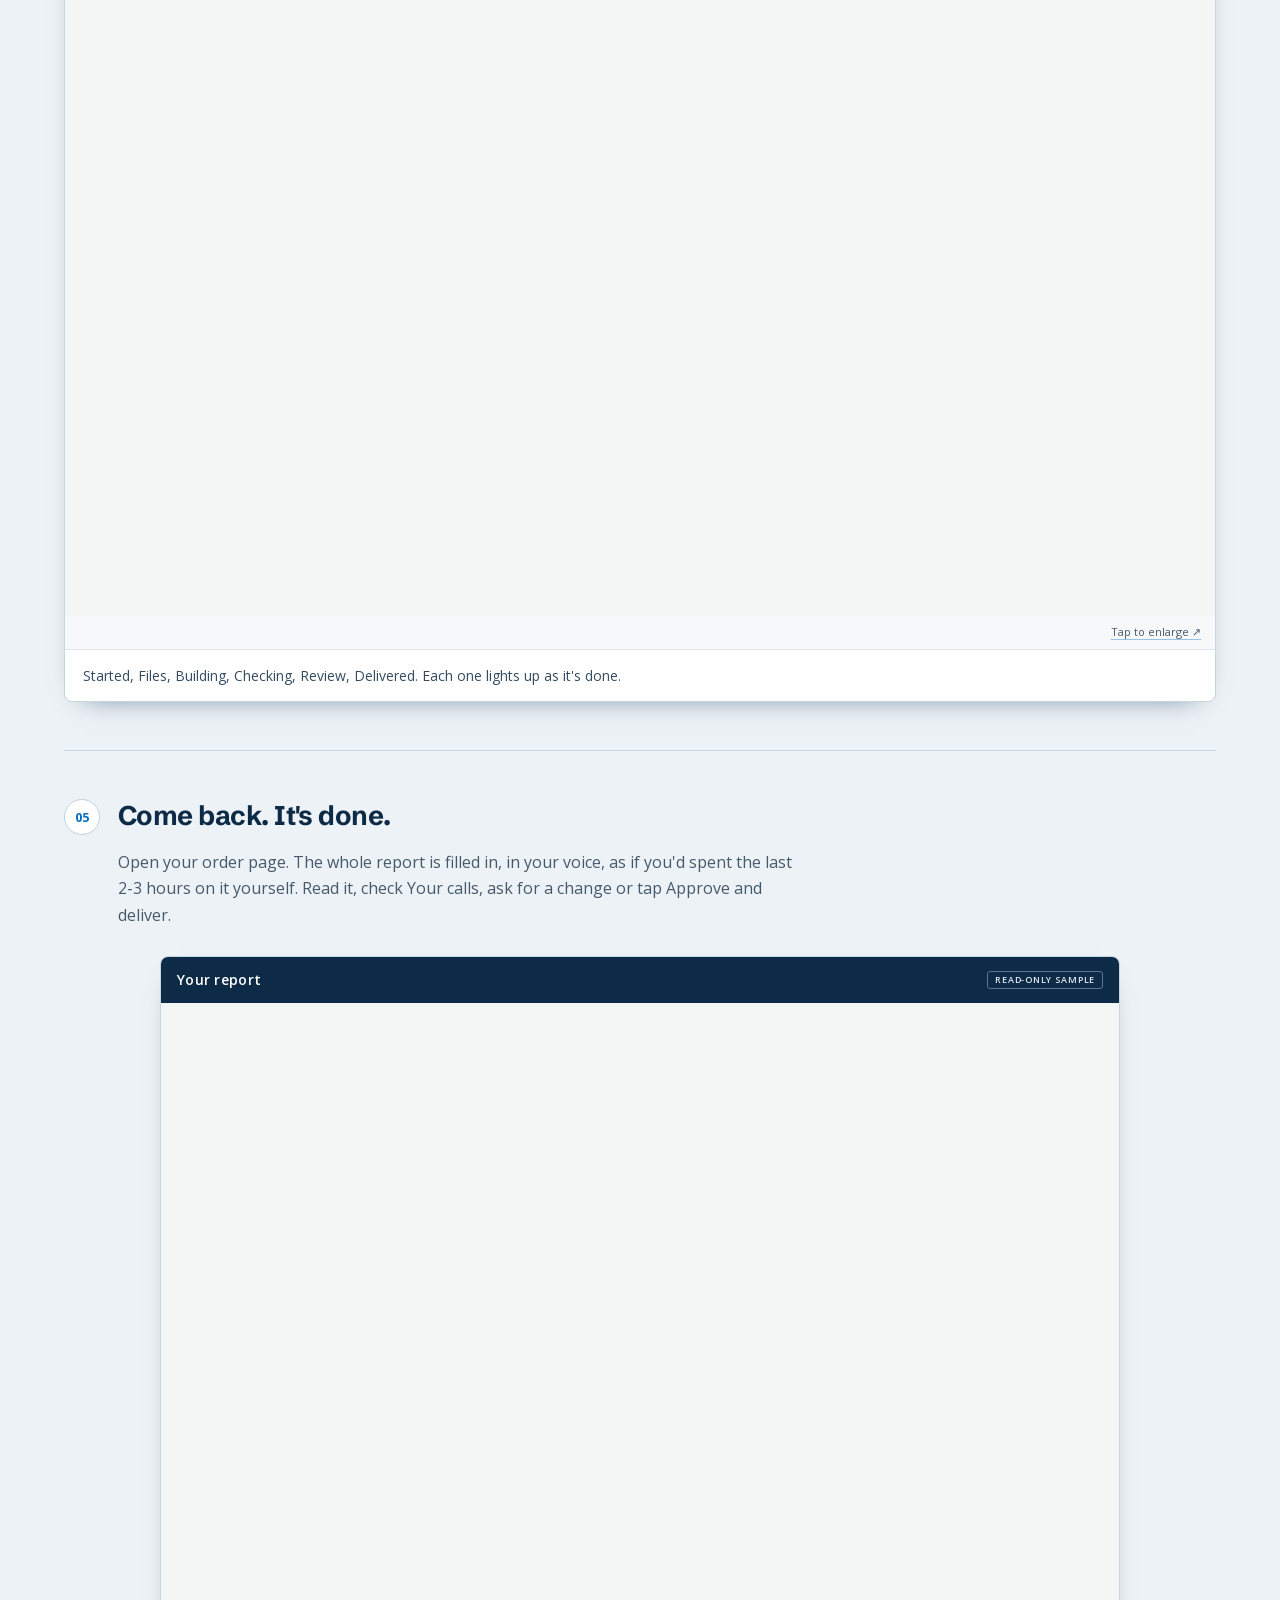
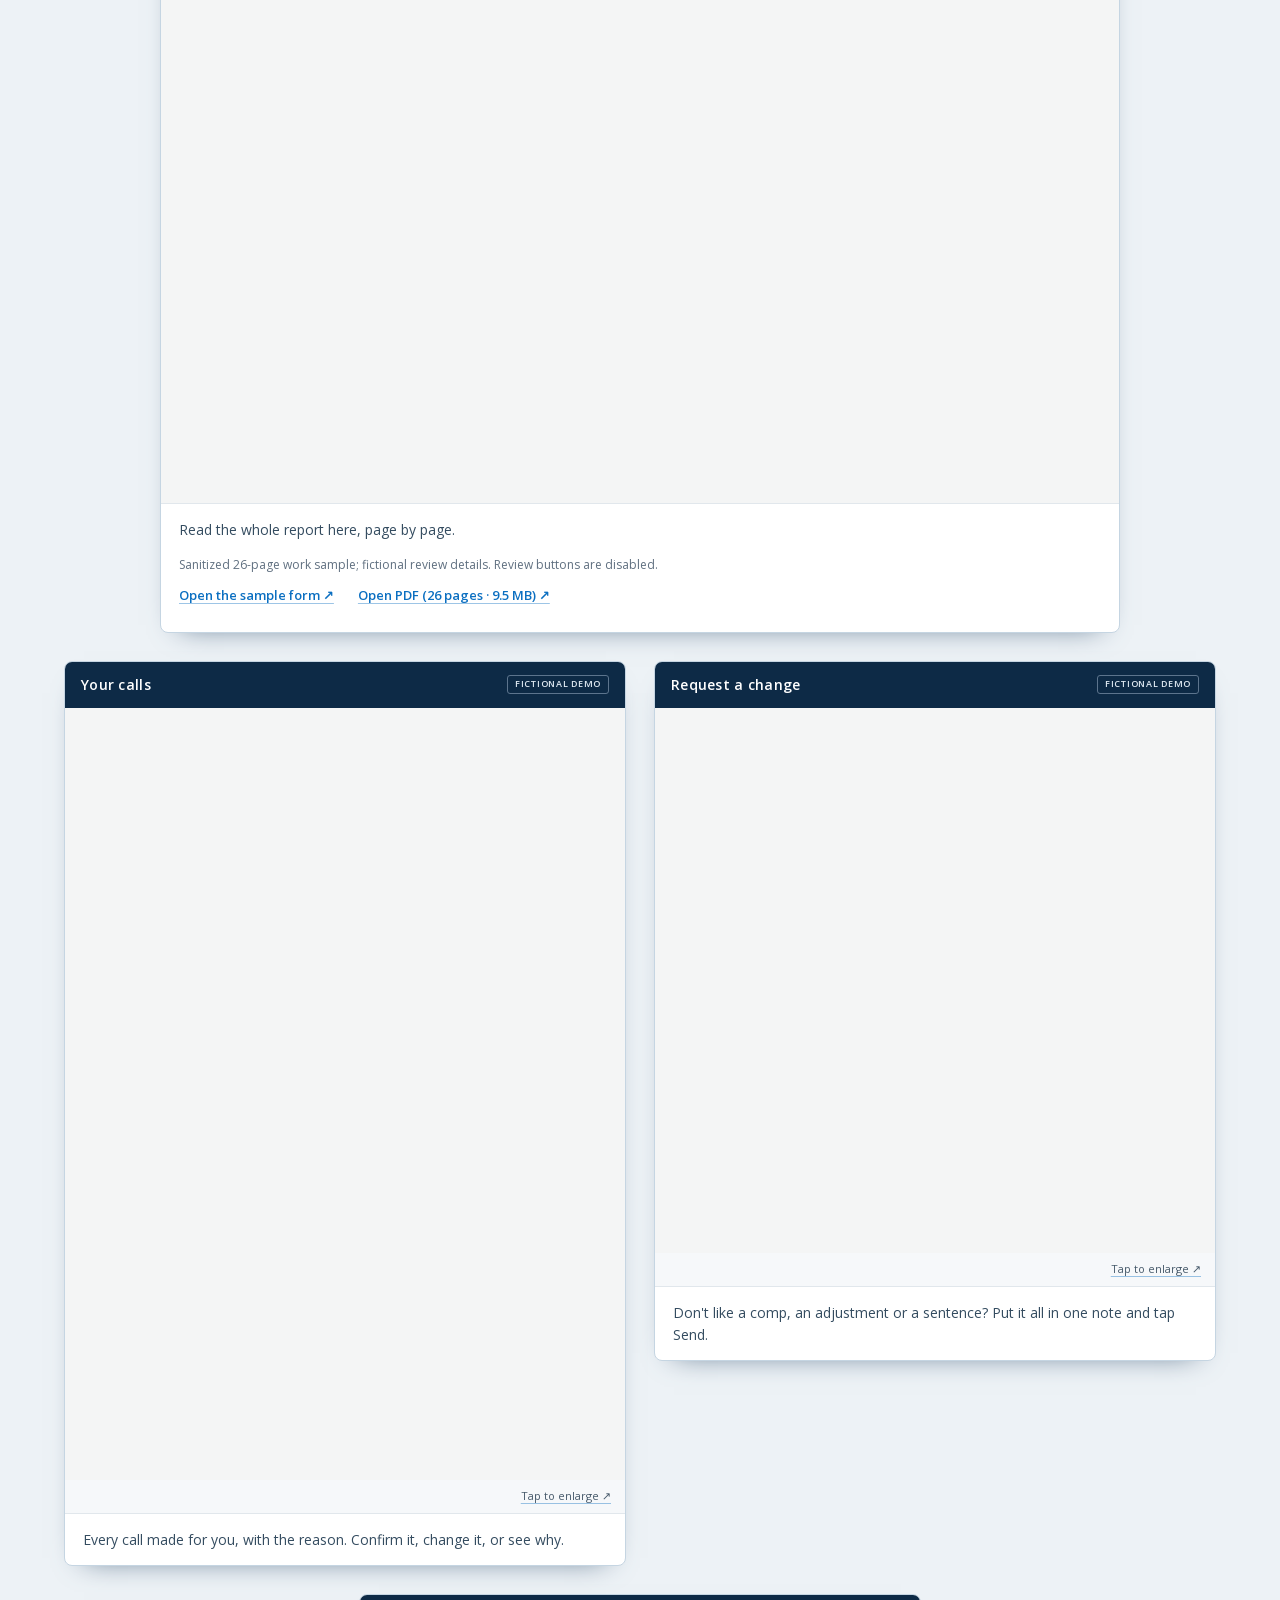
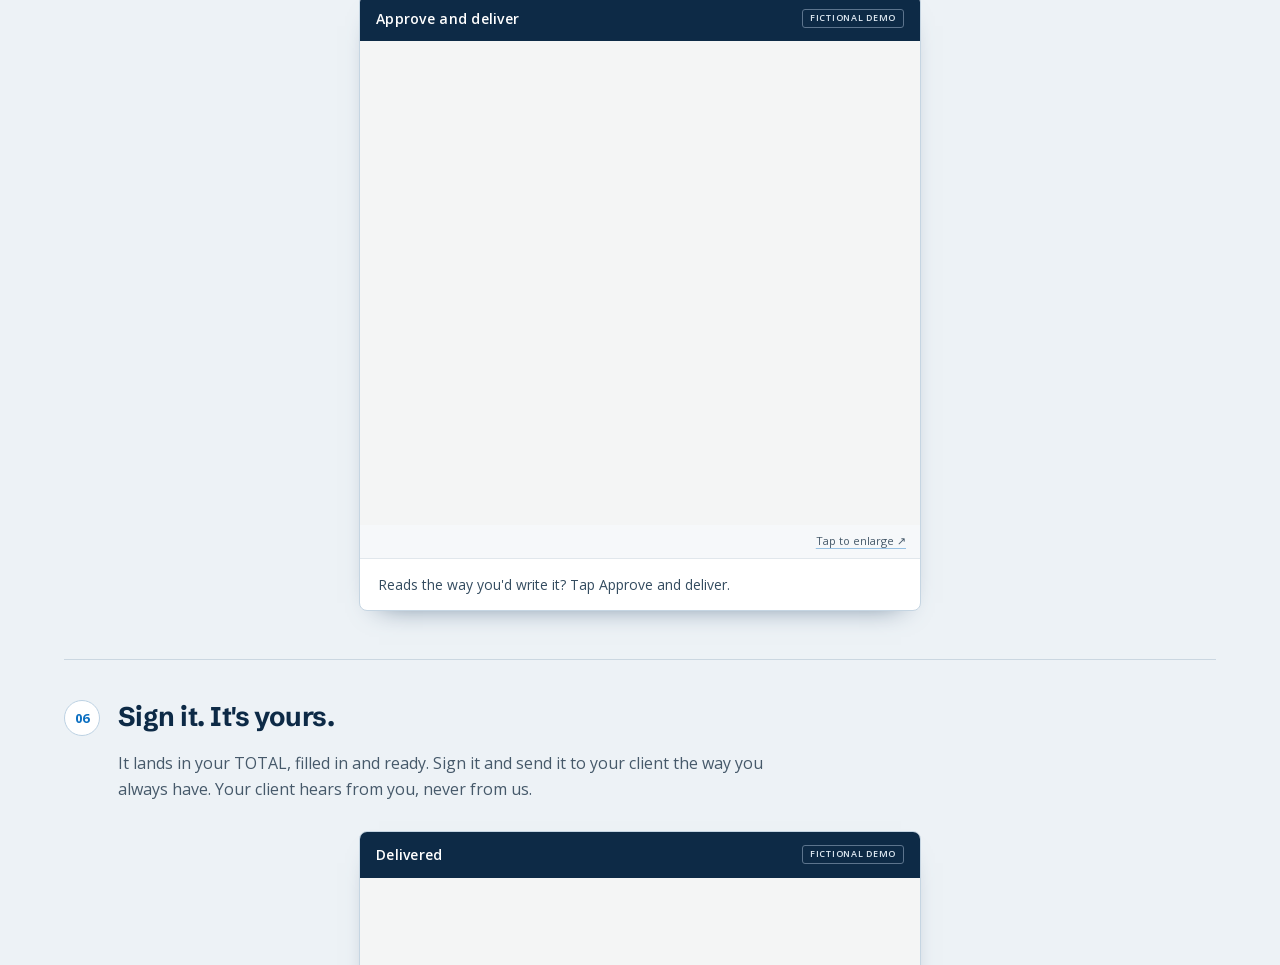
<file: how-it-works.html>
<!DOCTYPE html>
<html lang="en">
<head>
<meta charset="utf-8">
<meta name="viewport" content="width=device-width, initial-scale=1">
<meta name="color-scheme" content="light">
<title>How it works: your report, filled in right in TOTAL | A&amp;AP</title>
<meta name="description" content="Create the report in TOTAL, inspect, tap Start. A&amp;AP Auto-pilot fills in the whole report in your own TOTAL, in your voice. You review and sign.">
<link rel="canonical" href="https://aandap.com/how-it-works.html">
<link rel="icon" type="image/png" href="assets/aap-favicon.png">
<link rel="apple-touch-icon" href="assets/aap-apple-touch-icon.png">
<link rel="preload" href="assets/open-sans.woff2" as="font" type="font/woff2" crossorigin>
<link rel="preload" href="assets/schibsted-grotesk-700.ttf" as="font" type="font/ttf" crossorigin>
<link rel="stylesheet" href="assets/site.css">
<link rel="stylesheet" href="assets/how-it-works.css">
</head>
<body>
<a class="skip" href="#main">Skip to content</a>
<svg width="0" height="0" class="svg-defs" aria-hidden="true">
  <symbol id="ck" viewBox="0 0 20 20"><circle cx="10" cy="10" r="9" fill="currentColor" opacity=".14"/><path d="M5.5 10.5l3 3 6-6.5" fill="none" stroke="currentColor" stroke-width="2" stroke-linecap="round" stroke-linejoin="round"/></symbol>
  <symbol id="tick" viewBox="0 0 16 16"><path d="M3 8.5l3 3 7-7" fill="none" stroke="currentColor" stroke-width="2" stroke-linecap="round" stroke-linejoin="round"/></symbol>
  <symbol id="x" viewBox="0 0 20 20"><circle cx="10" cy="10" r="9" fill="currentColor" opacity=".12"/><path d="M7 7l6 6M13 7l-6 6" fill="none" stroke="currentColor" stroke-width="2" stroke-linecap="round"/></symbol>
  <symbol id="down" viewBox="0 0 20 20"><path d="M10 3v13M4.5 10.5L10 16l5.5-5.5" fill="none" stroke="currentColor" stroke-width="2" stroke-linecap="round" stroke-linejoin="round"/></symbol>
  <symbol id="phone" viewBox="0 0 20 20"><path d="M6.4 2.9c.5-.3 1.2-.1 1.5.4l1.4 2.4c.3.5.2 1.1-.2 1.5L7.9 8.4a9.6 9.6 0 0 0 3.7 3.7l1.2-1.2c.4-.4 1-.5 1.5-.2l2.4 1.4c.5.3.7 1 .4 1.5l-.9 1.7c-.5.9-1.5 1.4-2.5 1.1A13.6 13.6 0 0 1 3.6 6.3c-.3-1 .2-2 1.1-2.5l1.7-.9z" fill="currentColor"/></symbol>
</svg>
<a class="announce num" href="index.html#services"><b>New</b><span>A&amp;AP Auto-pilot opens November 15</span><span class="arrow">&rarr;</span></a>
<header class="appbar">
  <div class="wrap">
    <a class="brand" href="index.html" aria-label="A&amp;AP home"><img src="assets/aap-mark-light.svg" alt="" width="52" height="30"><b>A&amp;AP</b></a>
    <nav class="nav" aria-label="Site"><a href="index.html#services">Services</a>
<a href="how-it-works.html" aria-current="page">How it works</a>
<a href="about.html">About</a>
<a href="faq.html">FAQ</a></nav>
    <a class="btn sm" href="start.html">Start a report</a>
    <details class="menu"><summary aria-label="Menu">Menu</summary><nav aria-label="Site, mobile"><a href="index.html#services">Services</a>
<a href="how-it-works.html" aria-current="page">How it works</a>
<a href="about.html">About</a>
<a href="faq.html">FAQ</a><a class="go" href="start.html">Start a report</a></nav></details>
  </div>
</header>
<main id="main" tabindex="-1">
<section class="hero page-heading"><div class="wrap grid">
  <div class="page-intro">
    <p class="kicker">A&amp;AP AUTO-PILOT · HOW IT WORKS</p>
    <h1>Your report fills itself in.<br>Right in your TOTAL.</h1>
    <p class="lede">Do the inspection like always, tap Start, and come back to a report that's written the way you'd write it, waiting for your review and signature.</p>
    <div class="cta"><a class="btn xl" href="start.html">Start a report</a><a class="more" href="#demo">See how it works</a></div>
    <p class="hero-note">No files to send. A private sync connection links your TOTAL with A&amp;AP. You make every final call and you sign.</p>
  </div>
  <div class="page-hero-contact"><div class="meet">
    <img src="photos/matt.jpg" alt="Matt Roth" width="80" height="80" loading="eager" decoding="sync">
    <div><b>Our small team is with you from start to finish.</b><a class="num" href="tel:+14692968726"><svg aria-hidden="true"><use href="#phone"/></svg>(469) 296-8726</a><span>Weekdays, 9 to 5 Central</span></div>
  </div></div>
</div></section>
<section class="demo-tour" id="demo" aria-labelledby="demo-heading"><div class="wrap">
  <div class="demo-intro"><p class="kicker">SIX STEPS · WHAT YOU DO, WHAT YOU SEE</p><h2 class="title" id="demo-heading">From a blank report to your signature.</h2><p class="tour-intro-note">Screens below are from the A&amp;AP form. Fictional examples; the report is a sanitized work sample.</p></div>
  <ol class="demo-flow">
    <li class="demo-step prep-step" id="connected">
      <div class="demo-step-head"><span class="demo-number" aria-hidden="true">01</span><div>
        <h3>Create the report in TOTAL.</h3><p>Blank, or from your template. Same as any other day.</p>
      </div></div>

    </li>
    <li class="demo-step prep-step" id="inspection">
      <div class="demo-step-head"><span class="demo-number" aria-hidden="true">02</span><div>
        <h3>Do the inspection in TOTAL for Mobile.</h3><p>Photos, sketch, notes, all in the app you already use. Keep your comps, MLS sheets and market export with the file, like always.</p>
      </div></div>
      <figure class="sync-visual" aria-labelledby="sync-caption">
        <div class="sync-endpoints"><div class="sync-endpoint"><svg viewBox="0 0 40 48" aria-hidden="true"><path d="M6 2h19l9 9v35H6z M25 2v10h9 M12 21h16 M12 28h16 M12 35h10"/></svg><strong>Your TOTAL</strong><span>Your report</span></div><div class="sync-line" aria-hidden="true"><span>↔</span></div><div class="sync-endpoint aap-endpoint"><img src="assets/aap-mark-light.svg" alt="" width="58" height="34"><strong>A&amp;AP</strong><span>Working with you</span></div></div>
        <p class="sync-label">A private sync connection</p>
        <p class="sync-result">Your report fills in.<br>Right in your own TOTAL.</p>
        <figcaption id="sync-caption">Connection illustrated · not a TOTAL screen</figcaption>
      </figure>
    </li>
    <li class="demo-step phase-form" id="go-ahead">
      <div class="demo-step-head"><span class="demo-number" aria-hidden="true">03</span><div>
        <h3>Tap Start.</h3><p>Open your order page, check the To start details, tap Start. That's the whole hand-off. Nothing to send, nothing to type.</p>
      </div></div>
      <div class="form-tour start-tour" aria-label="Starting your report"><figure class="demo-screen " data-tour-stage="orders">
        <div class="demo-screen-bar"><span>Your orders</span><span class="demo-tag">Fictional demo</span></div>
        <a class="demo-image" href="assets/how-it-works/demo-orders.webp" target="_blank" rel="noopener" aria-label="Enlarge fictional demo: Your orders"><picture><source media="(max-width: 600px)" srcset="assets/how-it-works/demo-orders-phone.webp" width="780" height="980"><img src="assets/how-it-works/demo-orders.webp" width="1200" height="914" alt="Fictional order overview with open orders and their status." loading="lazy" decoding="async"></picture><span class="demo-enlarge">Tap to enlarge ↗</span></a>
        <figcaption>Every order in one place. Open the one you're starting.</figcaption>
      </figure><div class="start-stack"><figure class="demo-screen " data-tour-stage="start">
        <div class="demo-screen-bar"><span>To start</span><span class="demo-tag">Fictional demo</span></div>
        <a class="demo-image" href="assets/how-it-works/demo-start.webp" target="_blank" rel="noopener" aria-label="Enlarge fictional demo: To start"><picture><source media="(max-width: 600px)" srcset="assets/how-it-works/demo-start-phone.webp" width="780" height="750"><img src="assets/how-it-works/demo-start.webp" width="1200" height="606" alt="Fictional To start section with inspection and premise selections." loading="lazy" decoding="async"></picture><span class="demo-enlarge">Tap to enlarge ↗</span></a>
        <figcaption>A quick check before you go: inspection done, anything to flag. If something's missing, it tells you here.</figcaption>
      </figure><figure class="demo-screen " data-tour-stage="start-button">
        <div class="demo-screen-bar"><span>Start</span><span class="demo-tag">Fictional demo</span></div>
        <a class="demo-image" href="assets/how-it-works/demo-start-button.webp" target="_blank" rel="noopener" aria-label="Enlarge fictional demo: Start"><picture><source media="(max-width: 600px)" srcset="assets/how-it-works/demo-start-button-phone.webp" width="780" height="160"><img src="assets/how-it-works/demo-start-button.webp" width="1200" height="160" alt="Start button on the fictional order form." loading="lazy" decoding="async"></picture><span class="demo-enlarge">Tap to enlarge ↗</span></a>
        <figcaption>One tap. The report is on its way.</figcaption>
      </figure></div></div>
    </li>
    <li class="demo-step phase-form" id="progress">
      <div class="demo-step-head"><span class="demo-number" aria-hidden="true">04</span><div>
        <h3>Watch it fill in. Or don't.</h3><p>Grid, adjustments, comments, exhibits. Your order page shows each stage as it's done. About 2-3 hours to build, plus your review round.</p>
      </div></div>
      <div class="form-tour" aria-label="Following your report"><figure class="demo-screen tour-progress" data-tour-stage="progress">
        <div class="demo-screen-bar"><span>Building → Checking</span><span class="demo-tag">Fictional demo</span></div>
        <a class="demo-image" href="assets/how-it-works/demo-progress.webp" target="_blank" rel="noopener" aria-label="Enlarge fictional demo: Building → Checking"><picture><source media="(max-width: 600px)" srcset="assets/how-it-works/demo-progress-phone.webp" width="780" height="812"><img src="assets/how-it-works/demo-progress.webp" width="1200" height="310" alt="Fictional progress tracker: Started, Files, Building, Checking, Review and Delivered; Checking is active." loading="lazy" decoding="async"></picture><span class="demo-enlarge">Tap to enlarge ↗</span></a>
        <figcaption>Started, Files, Building, Checking, Review, Delivered. Each one lights up as it's done.</figcaption>
      </figure></div>
    </li>
    <li class="demo-step phase-form" id="report-review">
      <div class="demo-step-head"><span class="demo-number" aria-hidden="true">05</span><div>
        <h3>Come back. It's done.</h3><p>Open your order page. The whole report is filled in, in your voice, as if you'd spent the last 2-3 hours on it yourself. Read it, check Your calls, ask for a change or tap Approve and deliver.</p>
      </div></div>
      <div class="form-tour review-tour" aria-label="Reviewing and approving your report"><figure class="demo-screen tour-report" id="sample-report" data-tour-stage="report">
          <div class="demo-screen-bar"><span>Your report</span><span class="demo-tag">Read-only sample</span></div>
          <iframe class="review-demo-frame" src="https://appraisalpartners.net/review-demo/" title="Read-only sample review form with the complete UAD 3.6 PDF" loading="lazy" sandbox="allow-scripts allow-same-origin allow-popups allow-popups-to-escape-sandbox allow-downloads allow-top-navigation-by-user-activation"></iframe>
          <figcaption>Read the whole report here, page by page.</figcaption>
          <div class="sample-details"><p>Sanitized 26-page work sample; fictional review details. Review buttons are disabled.</p><div class="report-sample-actions"><a href="https://appraisalpartners.net/review-demo/" target="_blank" rel="noopener">Open the sample form ↗</a><a href="uad36-work-sample.pdf" target="_blank" rel="noopener">Open PDF (26 pages · 9.5 MB) ↗</a></div></div>
        </figure><figure class="demo-screen " data-tour-stage="calls">
        <div class="demo-screen-bar"><span>Your calls</span><span class="demo-tag">Fictional demo</span></div>
        <a class="demo-image" href="assets/how-it-works/demo-calls.webp" target="_blank" rel="noopener" aria-label="Enlarge fictional demo: Your calls"><picture><source media="(max-width: 600px)" srcset="assets/how-it-works/demo-calls-phone.webp" width="780" height="1076"><img src="assets/how-it-works/demo-calls.webp" width="1200" height="912" alt="Fictional Your calls section showing quality, condition, Confirm this section, Change and See why." loading="lazy" decoding="async"></picture><span class="demo-enlarge">Tap to enlarge ↗</span></a>
        <figcaption>Every call made for you, with the reason. Confirm it, change it, or see why.</figcaption>
      </figure><figure class="demo-screen " data-tour-stage="change">
        <div class="demo-screen-bar"><span>Request a change</span><span class="demo-tag">Fictional demo</span></div>
        <a class="demo-image" href="assets/how-it-works/demo-change.webp" target="_blank" rel="noopener" aria-label="Enlarge fictional demo: Request a change"><picture><source media="(max-width: 600px)" srcset="assets/how-it-works/demo-change-phone.webp" width="780" height="760"><img src="assets/how-it-works/demo-change.webp" width="1200" height="722" alt="Fictional Request a change box with a condition and comment correction, and Send button." loading="lazy" decoding="async"></picture><span class="demo-enlarge">Tap to enlarge ↗</span></a>
        <figcaption>Don't like a comp, an adjustment or a sentence? Put it all in one note and tap Send.</figcaption>
      </figure><figure class="demo-screen " data-tour-stage="approve">
        <div class="demo-screen-bar"><span>Approve and deliver</span><span class="demo-tag">Fictional demo</span></div>
        <a class="demo-image" href="assets/how-it-works/demo-approve.webp" target="_blank" rel="noopener" aria-label="Enlarge fictional demo: Approve and deliver"><picture><source media="(max-width: 600px)" srcset="assets/how-it-works/demo-approve-phone.webp" width="780" height="674"><img src="assets/how-it-works/demo-approve.webp" width="1200" height="630" alt="Fictional review form with Approve and deliver and Approve all and deliver." loading="lazy" decoding="async"></picture><span class="demo-enlarge">Tap to enlarge ↗</span></a>
        <figcaption>Reads the way you'd write it? Tap Approve and deliver.</figcaption>
      </figure></div>
    </li>
    <li class="demo-step delivery-step" id="delivered">
      <div class="demo-step-head"><span class="demo-number" aria-hidden="true">06</span><div>
        <h3>Sign it. It's yours.</h3><p>It lands in your TOTAL, filled in and ready. Sign it and send it to your client the way you always have. Your client hears from you, never from us.</p>
      </div></div>
      <figure class="demo-screen " data-tour-stage="delivered">
        <div class="demo-screen-bar"><span>Delivered</span><span class="demo-tag">Fictional demo</span></div>
        <a class="demo-image" href="assets/how-it-works/demo-delivered.webp" target="_blank" rel="noopener" aria-label="Enlarge fictional demo: Delivered"><picture><source media="(max-width: 600px)" srcset="assets/how-it-works/demo-delivered-phone.webp" width="780" height="670"><img src="assets/how-it-works/demo-delivered.webp" width="1200" height="584" alt="Fictional Delivered status confirming that the report is in TOTAL." loading="lazy" decoding="async"></picture><span class="demo-enlarge">Tap to enlarge ↗</span></a>
        <figcaption>It's in your TOTAL. Open it, sign it, send it to your client.</figcaption>
      </figure>
    </li>
  </ol>
<section class="your-profile" aria-labelledby="profile-heading">
        <div><p class="kicker">MADE YOURS</p><h2 id="profile-heading">It sounds like you. That's the point.</h2></div>
        <p>A&amp;AP Auto-pilot runs on a custom profile built for you. It holds how you write your comments, how you work your adjustments and how you like a report to read. Every report follows it. So when you open the file, the comments are in your voice, the methods are yours, and the adjustments land the way you'd make them. Nothing to re-read like a stranger wrote it.</p>
      </section>
</div></section>
<section id="pricing" aria-labelledby="pricing-heading"><div class="wrap">
  <h2 class="title" id="pricing-heading">Two ways to fly.</h2>
  <div class="service-options">
    <article class="service-choice" id="auto-pilot"><p class="kicker">You fly it.</p><h3>A&amp;AP Auto-pilot</h3><p>Create, inspect, tap Start. Watch it fill in, check your calls, sign. All from your own order page, on your own schedule.</p><a href="mailto:desk@aandap.com?subject=A%26AP%20Auto-pilot%20sign-up">Sign up by email</a></article>
    <article class="service-choice first-class" id="first-class"><p class="kicker">We fly it.</p><h3>A&amp;AP First Class</h3><p>Matt handles the report and brings it back to you for review and signature. You inspect, you review, you sign.</p><a href="start.html">Talk to Matt about a report</a></article>
  </div>
  <p class="service-note">Have a finished 2.6? Both services can turn it into a native 3.6.</p>
</div></section>
<section id="walkthrough" aria-label="Your report, your responsibility"><div class="wrap" id="sample"><p class="big">You inspect. You make the final calls. You sign, and your client stays yours. Never ours: inspecting, signing, your client. Our part is named in your certification, as USPAP requires. Files are never used to train AI.</p></div></section>

</main>
<section class="start" id="start" aria-labelledby="closing-heading">
  <div class="wrap">
    <div class="closing-copy" id="revisions"><h2 id="closing-heading">Try it on your next order.</h2><p>Create the report. Do the inspection. Tap Start. Come back to a report that's ready to sign.</p></div>
    <a class="btn xl" href="start.html">Start a report</a>
    <div class="contact num">
      <a href="tel:+14692968726">(469) 296-8726, weekdays 9 to 5 Central</a>
    </div>
  </div>
</section>
<footer>
  <div class="wrap num">
    <div class="line1"><span>Appraisal Partners of Texas, Inc.</span><span class="dot">·</span><span>TX #1361115-CR</span><span class="dot">·</span><span>CO #CR200002387</span></div>
    <nav class="line1" aria-label="Footer"><a href="how-it-works.html">How it works</a><span class="dot">·</span><a href="about.html">About</a><span class="dot">·</span><a href="faq.html">FAQ</a><span class="dot">·</span><a href="https://appraisalpartners.net/terms.html">Terms</a><span class="dot">·</span><a href="https://appraisalpartners.net/terms-software.html">Software terms</a></nav>
    <div>10900 Research Blvd, Suite 160C, Austin, TX 78759</div>
    <div>TOTAL is a product of a la mode. A&amp;AP is not affiliated with a la mode.</div>
  </div>
</footer>
</body>
</html>
</file>
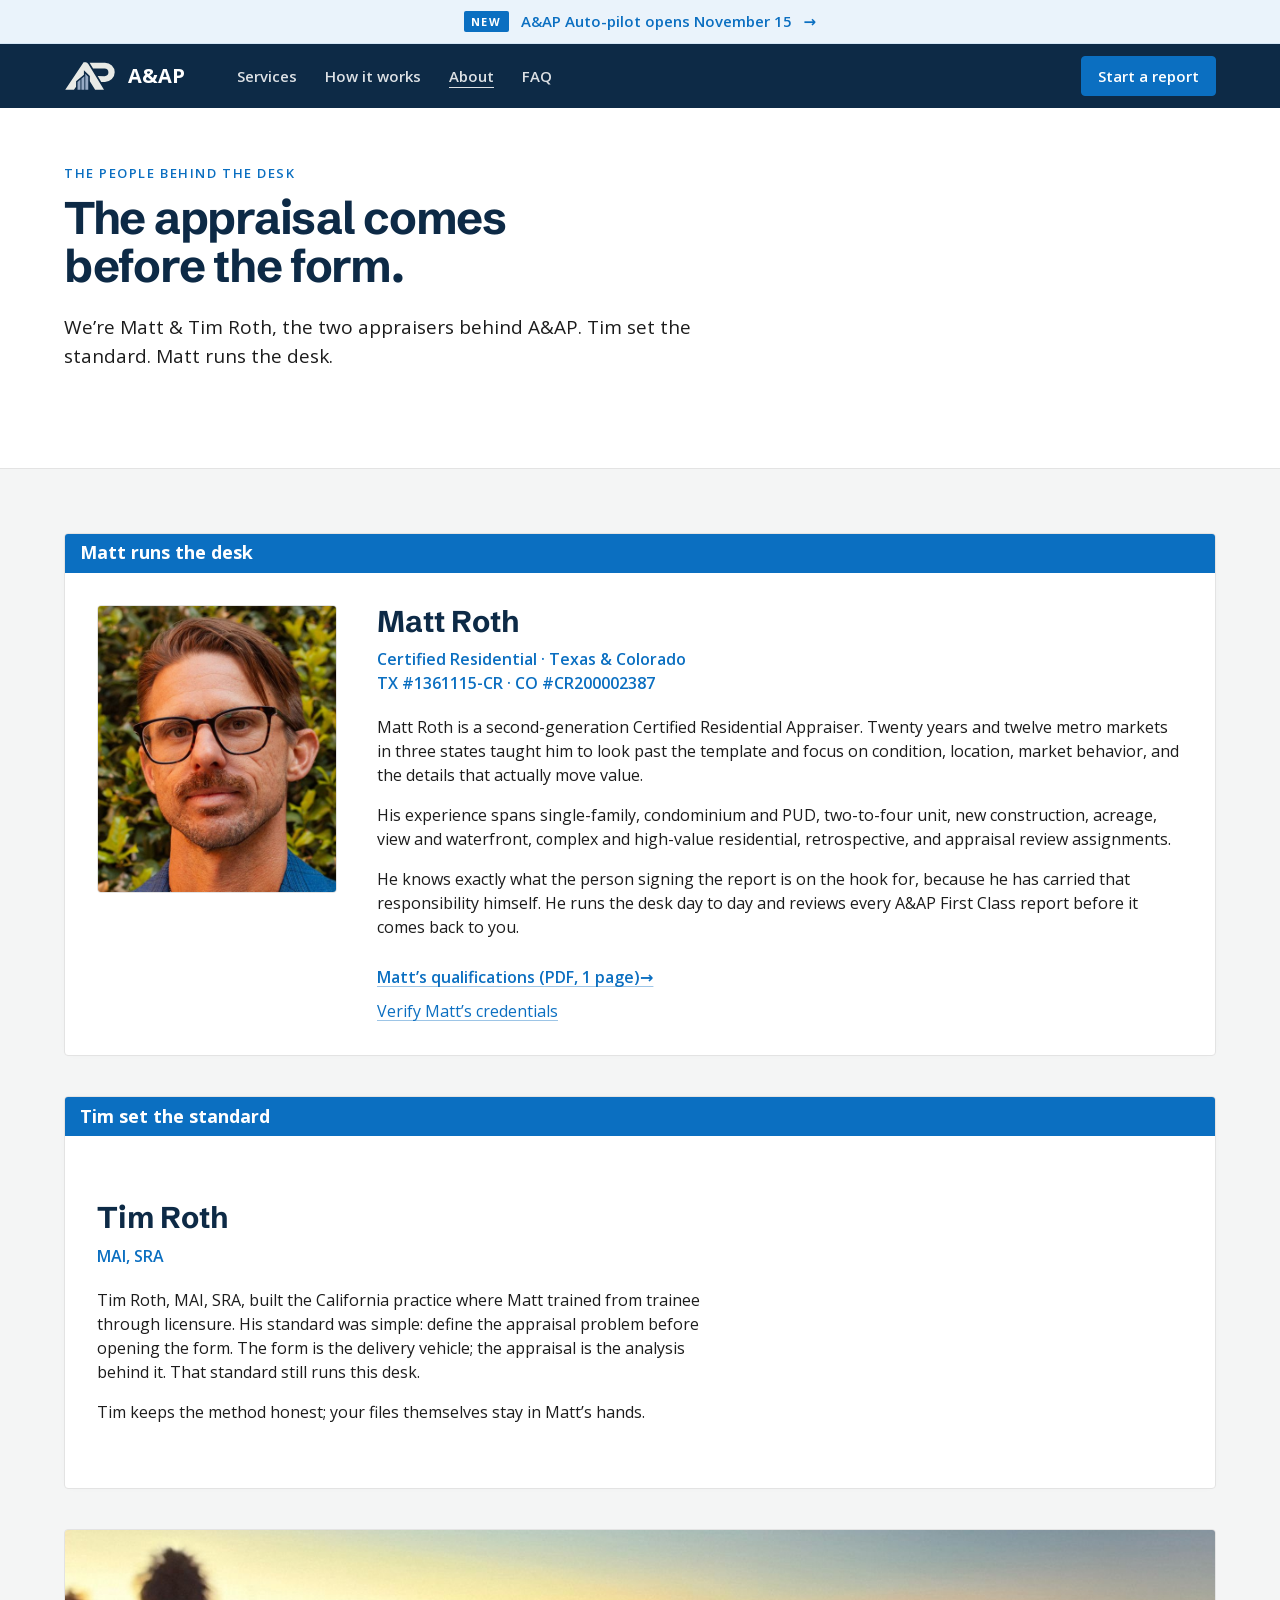
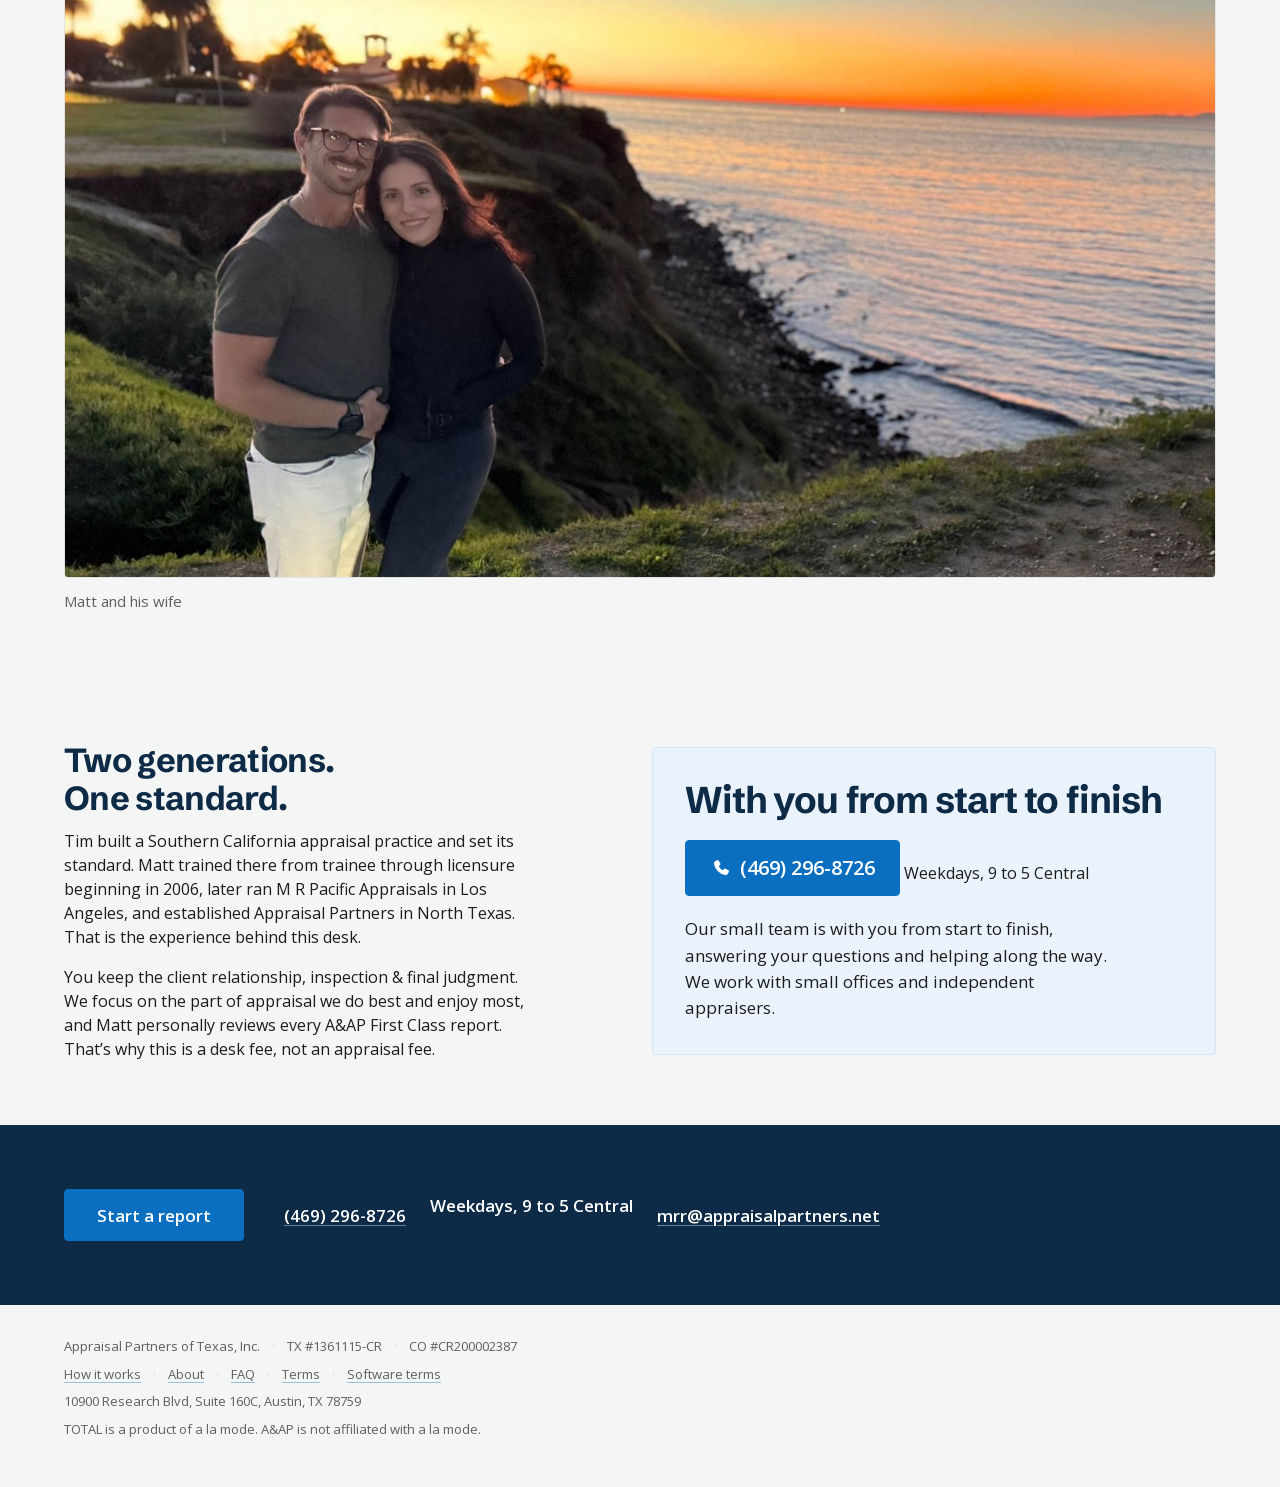
<file: portrait.html>
<!DOCTYPE html>
<html lang="en">
  <head>
    <meta charset="utf-8">
    <meta name="viewport" content="width=device-width, initial-scale=1">
    <meta http-equiv="refresh" content="0; url=about.html">
    <link rel="canonical" href="https://aandap.com/about.html">
    <title>Page moved | A&amp;AP</title>
  </head>
  <body>
    <p>This page has moved. <a href="about.html">Continue to A&amp;AP</a>.</p>
  </body>
</html>
</file>
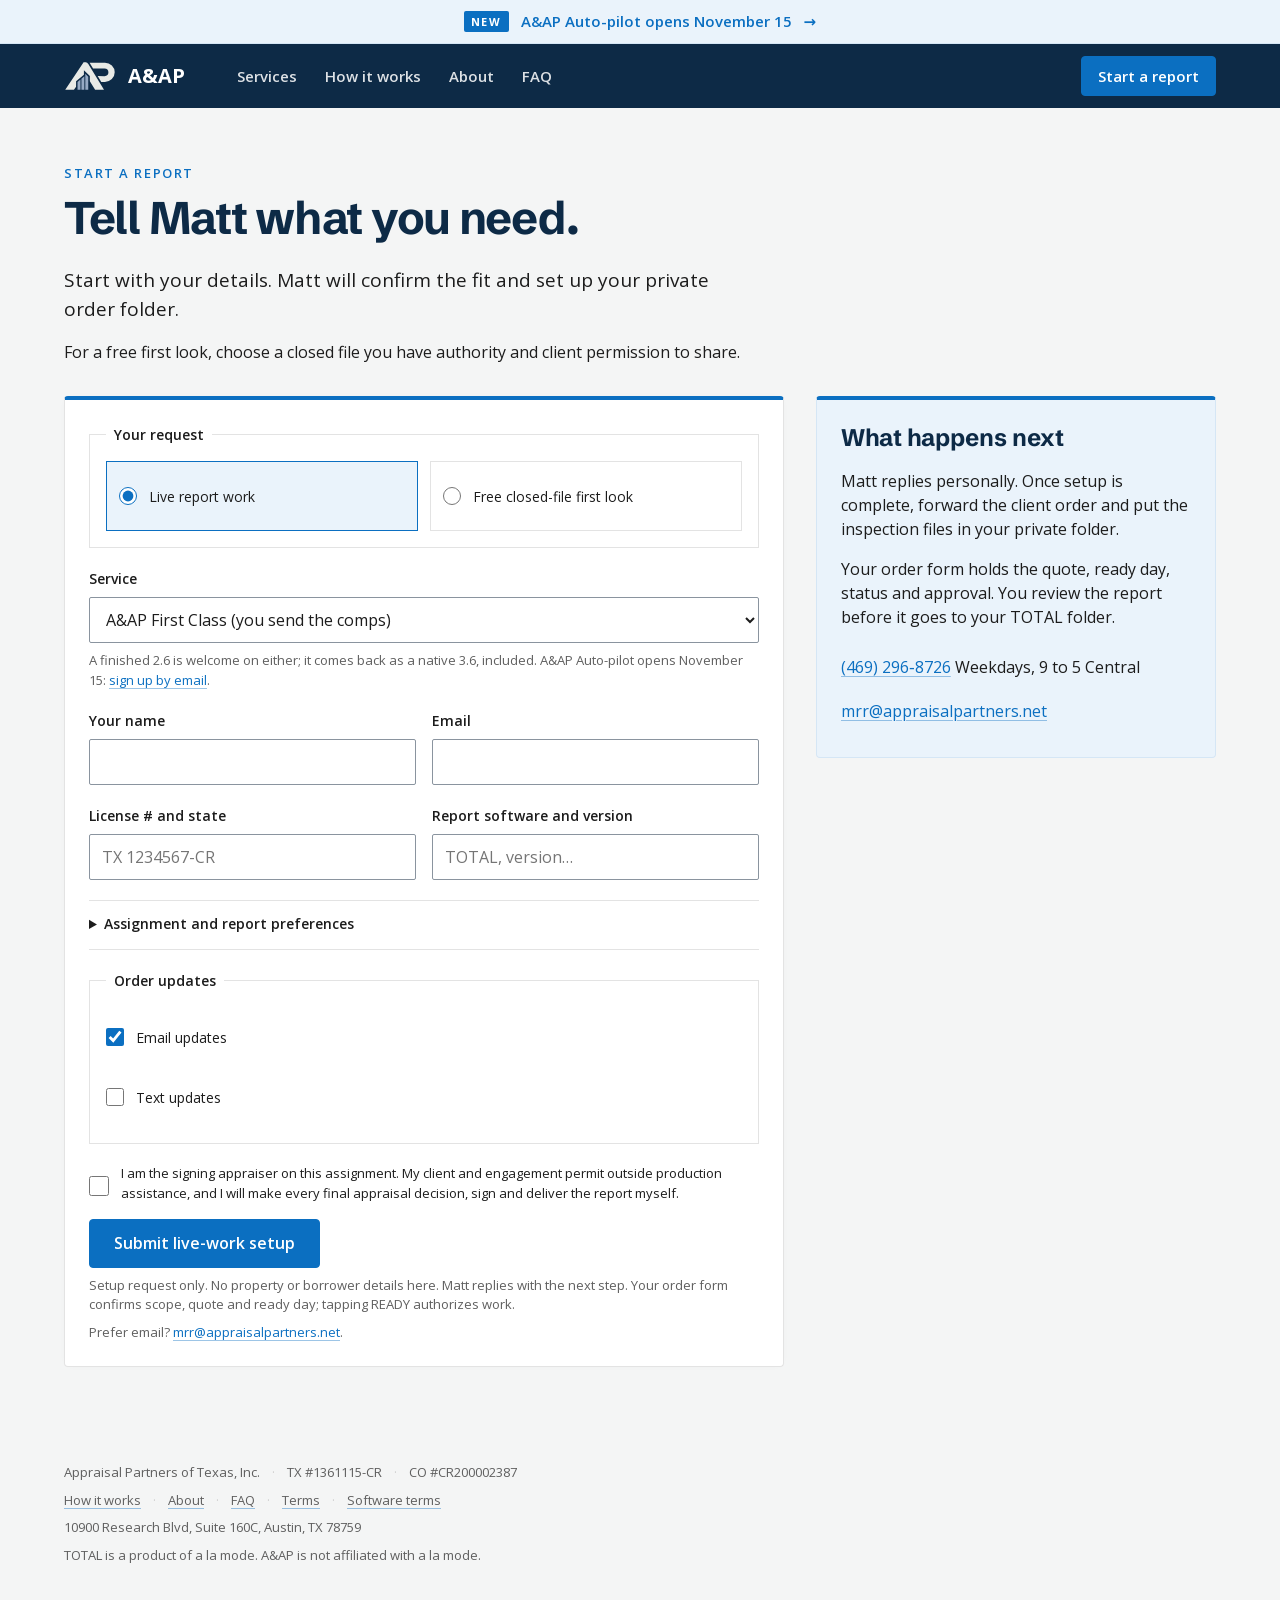
<file: start.html>
<!DOCTYPE html>
<html lang="en">
  <head>
    <meta charset="utf-8">
    <meta name="viewport" content="width=device-width, initial-scale=1">
    <meta name="color-scheme" content="light">
    <meta
      name="description"
      content="Start a report: you send the comps, we do the rest. Start with your contact details; Matt sets up your private order folder.">
    <title>Start a report | A&amp;AP</title>
    <link rel="canonical" href="https://aandap.com/start.html">
    <link rel="icon" type="image/png" href="assets/aap-favicon.png">
    <link rel="apple-touch-icon" href="assets/aap-apple-touch-icon.png">
    <link
      rel="preload"
      href="assets/open-sans.woff2"
      as="font"
      type="font/woff2"
      crossorigin>
    <link rel="stylesheet" href="assets/site.css">
    <link rel="preload" href="assets/schibsted-grotesk-700.ttf" as="font" type="font/ttf" crossorigin>
    <meta name="referrer" content="no-referrer">
    <meta
      name="ap-intake-endpoint"
      content="https://script.google.com/macros/s/AKfycbyf_YUnCq8lWuJSCl8fYXuMvBDX8CJ48oLRHhP-tpTZI6X-bjal_IhAy7gduJFC2GkWQg/exec">
  </head>
  <body>
    <a class="skip" href="#main">Skip to content</a>
<svg width="0" height="0" class="svg-defs" aria-hidden="true">
  <symbol id="ck" viewBox="0 0 20 20"><circle cx="10" cy="10" r="9" fill="currentColor" opacity=".14"/><path d="M5.5 10.5l3 3 6-6.5" fill="none" stroke="currentColor" stroke-width="2" stroke-linecap="round" stroke-linejoin="round"/></symbol>
  <symbol id="tick" viewBox="0 0 16 16"><path d="M3 8.5l3 3 7-7" fill="none" stroke="currentColor" stroke-width="2" stroke-linecap="round" stroke-linejoin="round"/></symbol>
  <symbol id="x" viewBox="0 0 20 20"><circle cx="10" cy="10" r="9" fill="currentColor" opacity=".12"/><path d="M7 7l6 6M13 7l-6 6" fill="none" stroke="currentColor" stroke-width="2" stroke-linecap="round"/></symbol>
  <symbol id="down" viewBox="0 0 20 20"><path d="M10 3v13M4.5 10.5L10 16l5.5-5.5" fill="none" stroke="currentColor" stroke-width="2" stroke-linecap="round" stroke-linejoin="round"/></symbol>
  <symbol id="phone" viewBox="0 0 20 20"><path d="M6.4 2.9c.5-.3 1.2-.1 1.5.4l1.4 2.4c.3.5.2 1.1-.2 1.5L7.9 8.4a9.6 9.6 0 0 0 3.7 3.7l1.2-1.2c.4-.4 1-.5 1.5-.2l2.4 1.4c.5.3.7 1 .4 1.5l-.9 1.7c-.5.9-1.5 1.4-2.5 1.1A13.6 13.6 0 0 1 3.6 6.3c-.3-1 .2-2 1.1-2.5l1.7-.9z" fill="currentColor"/></symbol>
</svg>
    <a class="announce num" href="index.html#services"><b>New</b><span>A&amp;AP Auto-pilot opens November 15</span><span class="arrow">&rarr;</span></a>
<header class="appbar">
  <div class="wrap">
    <a class="brand" href="index.html" aria-label="A&amp;AP home"><img src="assets/aap-mark-light.svg" alt="" width="52" height="30"><b>A&amp;AP</b></a>
    <nav class="nav" aria-label="Site"><a href="index.html#services">Services</a>
<a href="how-it-works.html">How it works</a>
<a href="about.html">About</a>
<a href="faq.html">FAQ</a></nav>
    <a class="btn sm" href="start.html" aria-current="page">Start a report</a>
    <details class="menu"><summary aria-label="Menu">Menu</summary><nav aria-label="Site, mobile"><a href="index.html#services">Services</a>
<a href="how-it-works.html">How it works</a>
<a href="about.html">About</a>
<a href="faq.html">FAQ</a><a class="go" href="start.html" aria-current="page">Start a report</a></nav></details>
  </div>
</header>
    <main class="wrap intake-page" id="main" tabindex="-1">
      <section class="hero page-hero">
        <p class="eyebrow">Start a report</p>
        <h1>Tell Matt what you need.</h1>
        <p class="lede">
          Start with your details. Matt will confirm the fit and set up your
          private order folder.
        </p>
        <p>
          For a free first look, choose a closed file you have authority and
          client permission to share.
        </p>
      </section>
      <div class="intake-layout">
        <form
          class="card intake-form"
          id="startform"
          action="start.html"
          method="post"
        >
          <noscript
            ><p>
              JavaScript is needed to send this form. Email
              <a href="mailto:mrr@appraisalpartners.net"
                >mrr@appraisalpartners.net</a
              >
              instead.
            </p></noscript
          >
          <div class="honeypot" aria-hidden="true">
            <label for="f-apx-verify">Leave empty</label
            ><input
              type="text"
              id="f-apx-verify"
              name="apx_verify"
              tabindex="-1"
              autocomplete="off">
          </div>
          <input
            type="hidden"
            id="f-form-version"
            name="form_version"
            value="ap-intake-v1">
          <input
            type="hidden"
            id="f-trial-consent-version"
            name="trial_consent_version"
            value="trial-authority-2026-08-30">
          <input
            type="hidden"
            id="f-sms-consent-version"
            name="sms_consent_version"
            value="sms-transactional-2026-08-30">
          <input
            type="hidden"
            id="f-consent-source"
            name="consent_source"
            value="https://appraisalpartners.net/start.html">
          <input type="hidden" id="f-request-id" name="request_id" value="">
          <input type="hidden" id="f-started-at" name="started_at" value="">
          <input type="hidden" id="f-ordermode" value="Live UAD 3.6 order">
          <fieldset class="modepick">
            <legend>Your request</legend>
            <div class="opt">
              <input
                type="radio"
                id="m-live"
                name="ordermode"
                value="Live UAD 3.6 order"
                checked><label for="m-live">Live report work</label>
            </div>
            <div class="opt">
              <input
                type="radio"
                id="m-trial"
                name="ordermode"
                value="Free trial on a past assignment"><label for="m-trial">Free closed-file first look</label>
            </div>
          </fieldset>
          <div class="field">
            <label for="f-service">Service</label
            ><select id="f-service" name="service">
              <option value="partial" selected>A&amp;AP First Class (you send the comps)</option>
              <option value="2-4-units">2–4 units</option>
            </select>
            <p class="hint">A finished 2.6 is welcome on either; it comes back as a native 3.6, included. A&amp;AP Auto-pilot opens November 15: <a href="mailto:desk@aandap.com?subject=A%26AP%20Auto-pilot%20sign-up">sign up by email</a>.</p>
          </div>
          <div class="grid2">
            <div class="field">
              <label for="f-name">Your name</label
              ><input
                type="text"
                id="f-name"
                name="name"
                autocomplete="name"
                maxlength="100"
                required>
            </div>
            <div class="field">
              <label for="f-email">Email</label
              ><input
                type="email"
                id="f-email"
                name="email"
                autocomplete="email"
                maxlength="254"
                required>
            </div>
            <div class="field">
              <label for="f-license">License # and state</label
              ><input
                type="text"
                id="f-license"
                name="license"
                maxlength="80"
                placeholder="TX 1234567-CR">
            </div>
            <div class="field">
              <label for="f-software">Report software and version</label
              ><input
                type="text"
                id="f-software"
                name="software"
                maxlength="100"
                placeholder="TOTAL, version…"
                required>
            </div>
          </div>
          <details class="optional">
            <summary>Assignment and report preferences</summary>
            <div class="field">
              <label for="f-scenario">Inspection type</label
              ><select id="f-scenario" name="scenario">
                <option value="full-interior">Full interior inspection</option>
                <option value="exterior">Exterior-only</option>
                <option value="desktop">Desktop / data-supplied</option>
                <option value="rental">Rental income needed</option>
              </select>
            </div>
            <fieldset>
              <legend>Desk scope</legend>
              <div class="opt">
                <input
                  type="radio"
                  id="d-assembly"
                  name="datalane"
                  value="Report assembly"><label for="d-assembly"
                  >Assembly from my data and decisions</label
                >
              </div>
              <div class="opt">
                <input
                  type="radio"
                  id="d-mine"
                  name="datalane"
                  value="My data and comps"
                  checked><label for="d-mine">Use my data and comps</label>
              </div>
              <div class="opt">
                <input
                  type="radio"
                  id="d-research"
                  name="datalane"
                  value="Research and report"><label for="d-research">Research and report</label>
              </div>
            </fieldset>
            <fieldset>
              <legend>Comp direction</legend>
              <div class="opt">
                <input
                  type="radio"
                  id="c-mine"
                  name="compdir"
                  value="Use my comps"
                  checked><label for="c-mine">Use my comps</label>
              </div>
              <div class="opt">
                <input
                  type="radio"
                  id="c-proceed"
                  name="compdir"
                  value="Prepare candidates and proceed"><label for="c-proceed">Pick them for me</label>
              </div>
              <div class="opt">
                <input
                  type="radio"
                  id="c-memo"
                  name="compdir"
                  value="Candidate memo before the grid"><label for="c-memo">Confirm candidates first</label>
              </div>
            </fieldset>
            <fieldset>
              <legend>Working format</legend>
              <div class="opt">
                <input
                  type="radio"
                  id="fmt-zap"
                  name="format"
                  value="Editable working file"
                  checked><label for="fmt-zap">Editable working file</label>
              </div>
              <div class="opt">
                <input
                  type="radio"
                  id="fmt-zip"
                  name="format"
                  value="XML/PDF package"><label for="fmt-zip">XML/PDF package</label>
              </div>
              <div class="opt">
                <input
                  type="radio"
                  id="fmt-unsure"
                  name="format"
                  value="Not sure"><label for="fmt-unsure">Confirm with Matt</label>
              </div>
            </fieldset>
          </details>
          <fieldset>
            <legend>Order updates</legend>
            <div class="notify-toggle">
              <input
                type="checkbox"
                id="n-email"
                name="notify-email"
                checked><label for="n-email">Email updates</label>
            </div>
            <div class="notify-toggle">
              <input type="checkbox" id="n-text" name="notify-text"><label
                for="n-text"
                >Text updates</label
              >
            </div>
          </fieldset>
          <div id="text-update-fields" hidden>
            <div class="field">
              <label for="f-mobile">Mobile number</label
              ><input
                type="tel"
                id="f-mobile"
                name="mobile"
                autocomplete="tel"
                inputmode="tel"
                maxlength="30"
                aria-describedby="sms-details">
              <p class="hint" id="sms-details">Order updates only.</p>
            </div>
            <div class="consent">
              <input
                type="checkbox"
                id="f-sms-consent"
                name="sms_consent"
                value="yes"><label for="f-sms-consent"
                >I agree to receive transactional text messages from Appraisal
                Partners at the mobile number above about my trial or orders. No
                marketing messages. Message and data rates may apply. Reply STOP
                to opt out. Consent is not a condition of purchase.</label
              >
            </div>
          </div>
          <div class="consent" id="consent-trial" hidden>
            <input
              type="checkbox"
              id="f-permission"
              name="trial_authority_consent"
              value="yes"><label for="f-permission"
              >This is a closed prior assignment, not live client work. I have
              reviewed the engagement restrictions and have actual authority and
              client permission to share it for this trial. It will not be
              signed, delivered, or relied on.</label
            >
          </div>
          <div class="consent" id="consent-live">
            <input
              type="checkbox"
              id="f-live-permission"
              name="live_authority_consent"
              value="yes"
              required><label for="f-live-permission"
              >I am the signing appraiser on this assignment. My client and
              engagement permit outside production assistance, and I will make
              every final appraisal decision, sign and deliver the report
              myself.</label
            >
          </div>
          <button class="btn" id="submit-intake" type="submit" disabled>
            Submit live-work setup
          </button>
          <div
            class="form-result"
            id="intake-result"
            role="status"
            aria-live="polite"
            tabindex="-1"
            hidden
          ></div>
          <p class="fineprint">
            Setup request only. No property or borrower details here. Matt
            replies with the next step. Your order form confirms scope, quote
            and ready day; tapping READY authorizes work.
          </p>
          <p class="fineprint">
            Prefer email?
            <a id="email-fallback" href="mailto:mrr@appraisalpartners.net"
              >mrr@appraisalpartners.net</a
            >.
          </p>
        </form>
        <aside class="intake-help">
          <h2>What happens next</h2>
          <p>
            Matt replies personally. Once setup is complete, forward the client
            order and put the inspection files in your private folder.
          </p>
          <p>
            Your order form holds the quote, ready day, status and approval. You
            review the report before it goes to your TOTAL folder.
          </p>
          <p>
            <a href="tel:+14692968726">(469)&nbsp;296&#8209;8726</a> <span>Weekdays, 9 to 5 Central</span><br><a
              href="mailto:mrr@appraisalpartners.net"
              >mrr@appraisalpartners.net</a
            >
          </p>
        </aside>
      </div>
    </main>
    <footer>
  <div class="wrap num">
    <div class="line1"><span>Appraisal Partners of Texas, Inc.</span><span class="dot">·</span><span>TX #1361115-CR</span><span class="dot">·</span><span>CO #CR200002387</span></div>
    <nav class="line1" aria-label="Footer"><a href="how-it-works.html">How it works</a><span class="dot">·</span><a href="about.html">About</a><span class="dot">·</span><a href="faq.html">FAQ</a><span class="dot">·</span><a href="https://appraisalpartners.net/terms.html">Terms</a><span class="dot">·</span><a href="https://appraisalpartners.net/terms-software.html">Software terms</a></nav>
    <div>10900 Research Blvd, Suite 160C, Austin, TX 78759</div>
    <div>TOTAL is a product of a la mode. A&amp;AP is not affiliated with a la mode.</div>
  </div>
</footer>
    <script>
      (function () {
        var form = document.getElementById("startform");
        var submitButton = document.getElementById("submit-intake");
        var result = document.getElementById("intake-result");
        var emailFallback = document.getElementById("email-fallback");
        var sel = document.getElementById("f-scenario");
        var textUpdateFields = document.getElementById("text-update-fields");
        var mobile = document.getElementById("f-mobile");
        var smsConsent = document.getElementById("f-sms-consent");
        var modeInputs = document.querySelectorAll('input[name="ordermode"]');
        var trialConsent = document.getElementById("consent-trial");
        var liveConsent = document.getElementById("consent-live");
        var trialBox = document.getElementById("f-permission");
        var liveBox = document.getElementById("f-live-permission");
        var orderModeField = document.getElementById("f-ordermode");
        function isLive() {
          return document.getElementById("m-live").checked;
        }
        function showMode() {
          var live = isLive();
          orderModeField.value = live
            ? "Live UAD 3.6 order"
            : "Free trial on a past assignment";
          trialConsent.hidden = live;
          liveConsent.hidden = !live;
          trialBox.required = !live;
          liveBox.required = live;
          if (live) {
            trialBox.checked = false;
          } else {
            liveBox.checked = false;
          }
          submitButton.textContent = live
            ? "Submit live-work setup"
            : "Submit free tryout request";
        }
        for (var mi = 0; mi < modeInputs.length; mi += 1)
          modeInputs[mi].addEventListener("change", showMode);
        showMode();

        var service = document.getElementById("f-service");
        var requestedService = new URLSearchParams(window.location.search).get(
          "service",
        );
        var aliases = {
          convert: "partial",
          conversion: "partial",
          partial: "partial",
          full: "partial",
          "2-4": "2-4-units",
          units: "2-4-units",
          "2-4-units": "2-4-units",
        };
        if (aliases[requestedService])
          service.value = aliases[requestedService];
        function syncService() {
          document.getElementById("d-mine").checked = true;
          document.getElementById("c-mine").checked = true;
        }
        service.addEventListener("change", syncService);
        syncService();
        function r(name) {
          var el = document.querySelector('input[name="' + name + '"]:checked');
          return el ? el.value : "";
        }
        function emailUpdatesSelected() {
          var el = document.getElementById("n-email");
          return !!(el && el.checked);
        }
        function textUpdatesSelected() {
          var el = document.getElementById("n-text");
          return !!(el && el.checked);
        }
        function notificationPreferenceLabel() {
          var e = emailUpdatesSelected(),
            t = textUpdatesSelected();
          if (e && t) return "Email & text";
          if (e) return "Email only";
          if (t) return "Text only";
          return "Status page only";
        }
        function showTextUpdateFields() {
          var selected = textUpdatesSelected();
          textUpdateFields.hidden = !selected;
          mobile.required = selected;
          smsConsent.required = selected;
        }
        var notificationOptions =
          document.querySelectorAll("#n-email, #n-text");
        for (var i = 0; i < notificationOptions.length; i++) {
          notificationOptions[i].addEventListener(
            "change",
            showTextUpdateFields,
          );
        }
        showTextUpdateFields();

        function requestId() {
          if (window.crypto && typeof window.crypto.randomUUID === "function") {
            return "TR-" + window.crypto.randomUUID();
          }
          var bytes = new Uint8Array(16);
          window.crypto.getRandomValues(bytes);
          return (
            "TR-" +
            Array.prototype.map
              .call(bytes, function (b) {
                return b.toString(16).padStart(2, "0");
              })
              .join("")
          );
        }

        function v(id) {
          var el = document.getElementById(id);
          return el ? el.value.trim() : "";
        }

        function preparedEmailHref() {
          var notificationPreference = notificationPreferenceLabel();
          var includesText = textUpdatesSelected();
          var id = v("f-request-id");
          var lines = [
            isLive()
              ? "Live UAD 3.6 order request"
              : "Free prior-assignment trial request",
            "Request ID: " + id,
            "",
            "Name: " + v("f-name"),
            "License: " + v("f-license"),
            "Email: " + v("f-email"),
            "Software: " + v("f-software"),
            "Service: " + service.options[service.selectedIndex].text,
            "Request type: " + r("ordermode"),
            "Assignment type: " + sel.options[sel.selectedIndex].text,
            "Trial scope: " + r("datalane"),
            "Comps: " + r("compdir"),
            "Working format: " + r("format"),
            "Updates: " + notificationPreference,
            "Mobile: " + (includesText ? v("f-mobile") : "not provided"),
            "SMS consent: " +
              (includesText && smsConsent.checked
                ? "Yes (" +
                  v("f-sms-consent-version") +
                  "): transactional trial and order updates only; no marketing messages; message and data rates may apply; reply STOP to opt out; consent is not a condition of purchase."
                : "Not requested"),
            "",
            isLive()
              ? "Live order authority consent: I am the signing appraiser on this assignment. My client and engagement permit outside production assistance, and I will make every final appraisal decision, sign and deliver the report myself."
              : "Trial authority consent (" +
                v("f-trial-consent-version") +
                "): This is a closed prior assignment, not live client work. I have reviewed the engagement restrictions and have actual authority and client permission to share it for this trial. It will not be signed, delivered, or relied on.",
            "Consent source: " + v("f-consent-source"),
          ];
          var subject =
            (isLive() ? "Live UAD 3.6 order " : "Free past-report trial ") +
            id +
            ": " +
            v("f-name");
          return (
            "mailto:mrr@appraisalpartners.net?subject=" +
            encodeURIComponent(subject) +
            "&body=" +
            encodeURIComponent(lines.join("\n"))
          );
        }

        function showResult(state, html) {
          result.dataset.state = state;
          result.innerHTML = html;
          result.hidden = false;
          result.focus();
        }

        var endpointMeta = document.querySelector(
          'meta[name="ap-intake-endpoint"]',
        );
        var endpoint = endpointMeta ? endpointMeta.content.trim() : "";
        var allowedEndpoint =
          /^https:\/\/script\.google\.com\/macros\/s\/[A-Za-z0-9_-]+\/exec$/.test(
            endpoint,
          );
        var iframe = null;
        var pendingTimer = null;
        var pendingRequestId = "";

        function useEmailFallback(message) {
          var href = preparedEmailHref();
          emailFallback.href = href;
          submitButton.disabled = false;
          submitButton.textContent = "Open request in my email";
          showResult(
            "error",
            "<p><strong>" +
              message +
              '</strong></p><p>We cannot confirm a website submission. <a id="result-email-fallback" href="' +
              href.replace(/&/g, "&amp;").replace(/"/g, "&quot;") +
              '">Open the prepared email</a>, then press Send in your mail app.</p>',
          );
        }

        window.addEventListener("message", function (event) {
          var trustedOrigin =
            event.origin === "https://script.google.com" ||
            /^https:\/\/[A-Za-z0-9.-]+\.googleusercontent\.com$/.test(
              event.origin,
            );
          var data = event.data || {};
          if (
            !trustedOrigin ||
            data.type !== "ap-intake-result" ||
            data.requestId !== pendingRequestId
          )
            return;
          window.clearTimeout(pendingTimer);
          pendingTimer = null;
          if (data.ok) {
            form.reset();
            showMode();
            showTextUpdateFields();
            syncService();
            submitButton.textContent = "Request received";
            submitButton.disabled = true;
            showResult(
              "success",
              "<p><strong>Your request was received.</strong></p><p>Matt will review it and email the next step from mrr@appraisalpartners.net. The website does not send an automatic confirmation. For live work, forward the client order email; Matt will create the AP-numbered folder for the remaining files.</p>",
            );
          } else {
            useEmailFallback("The secure form could not confirm your request.");
          }
        });

        document.getElementById("f-request-id").value = requestId();
        document.getElementById("f-started-at").value = String(Date.now());
        submitButton.disabled = false;
        if (!allowedEndpoint)
          submitButton.textContent = "Prepare free tryout request";

        form.addEventListener("submit", function (e) {
          var trap = document.getElementById("f-apx-verify");
          if (trap) trap.value = "";
          e.preventDefault();
          if (!form.reportValidity()) return;
          emailFallback.href = preparedEmailHref();

          if (!allowedEndpoint) {
            window.location.href = preparedEmailHref();
            showResult(
              "success",
              "<p><strong>Your mail app should open with the request prepared.</strong></p><p>Nothing has been submitted yet. Review the note and press Send in your mail app.</p>",
            );
            return;
          }

          submitButton.disabled = true;
          submitButton.textContent = "Sending securely...";
          showResult(
            "success",
            "<p><strong>Sending your request...</strong></p>",
          );
          pendingRequestId = v("f-request-id");
          if (!iframe) {
            iframe = document.createElement("iframe");
            iframe.name = "ap-intake-response";
            iframe.title = "Trial request response";
            iframe.hidden = true;
            document.body.appendChild(iframe);
          }
          form.action = endpoint;
          form.target = iframe.name;
          pendingTimer = window.setTimeout(function () {
            useEmailFallback(
              "We could not confirm receipt from the secure form.",
            );
          }, 15000);
          HTMLFormElement.prototype.submit.call(form);
        });
      })();
    </script>
  </body>
</html>
</file>
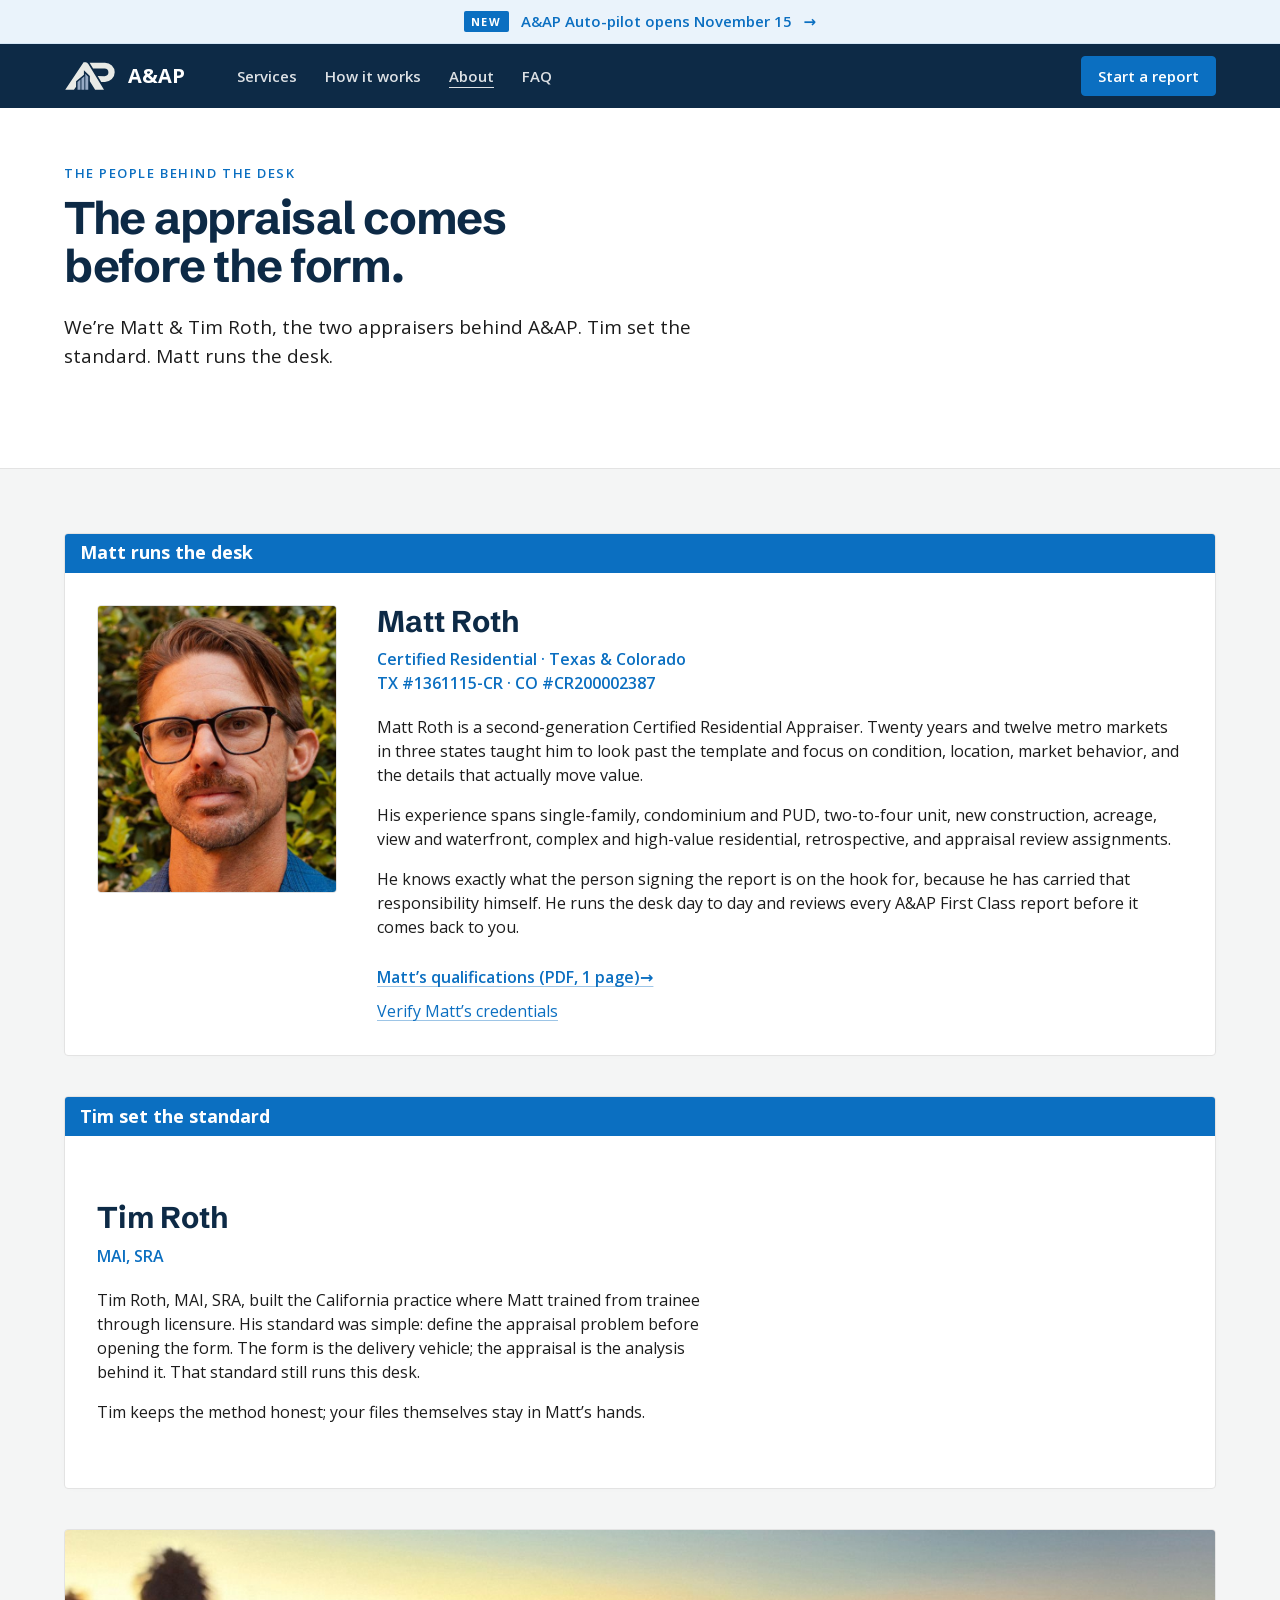
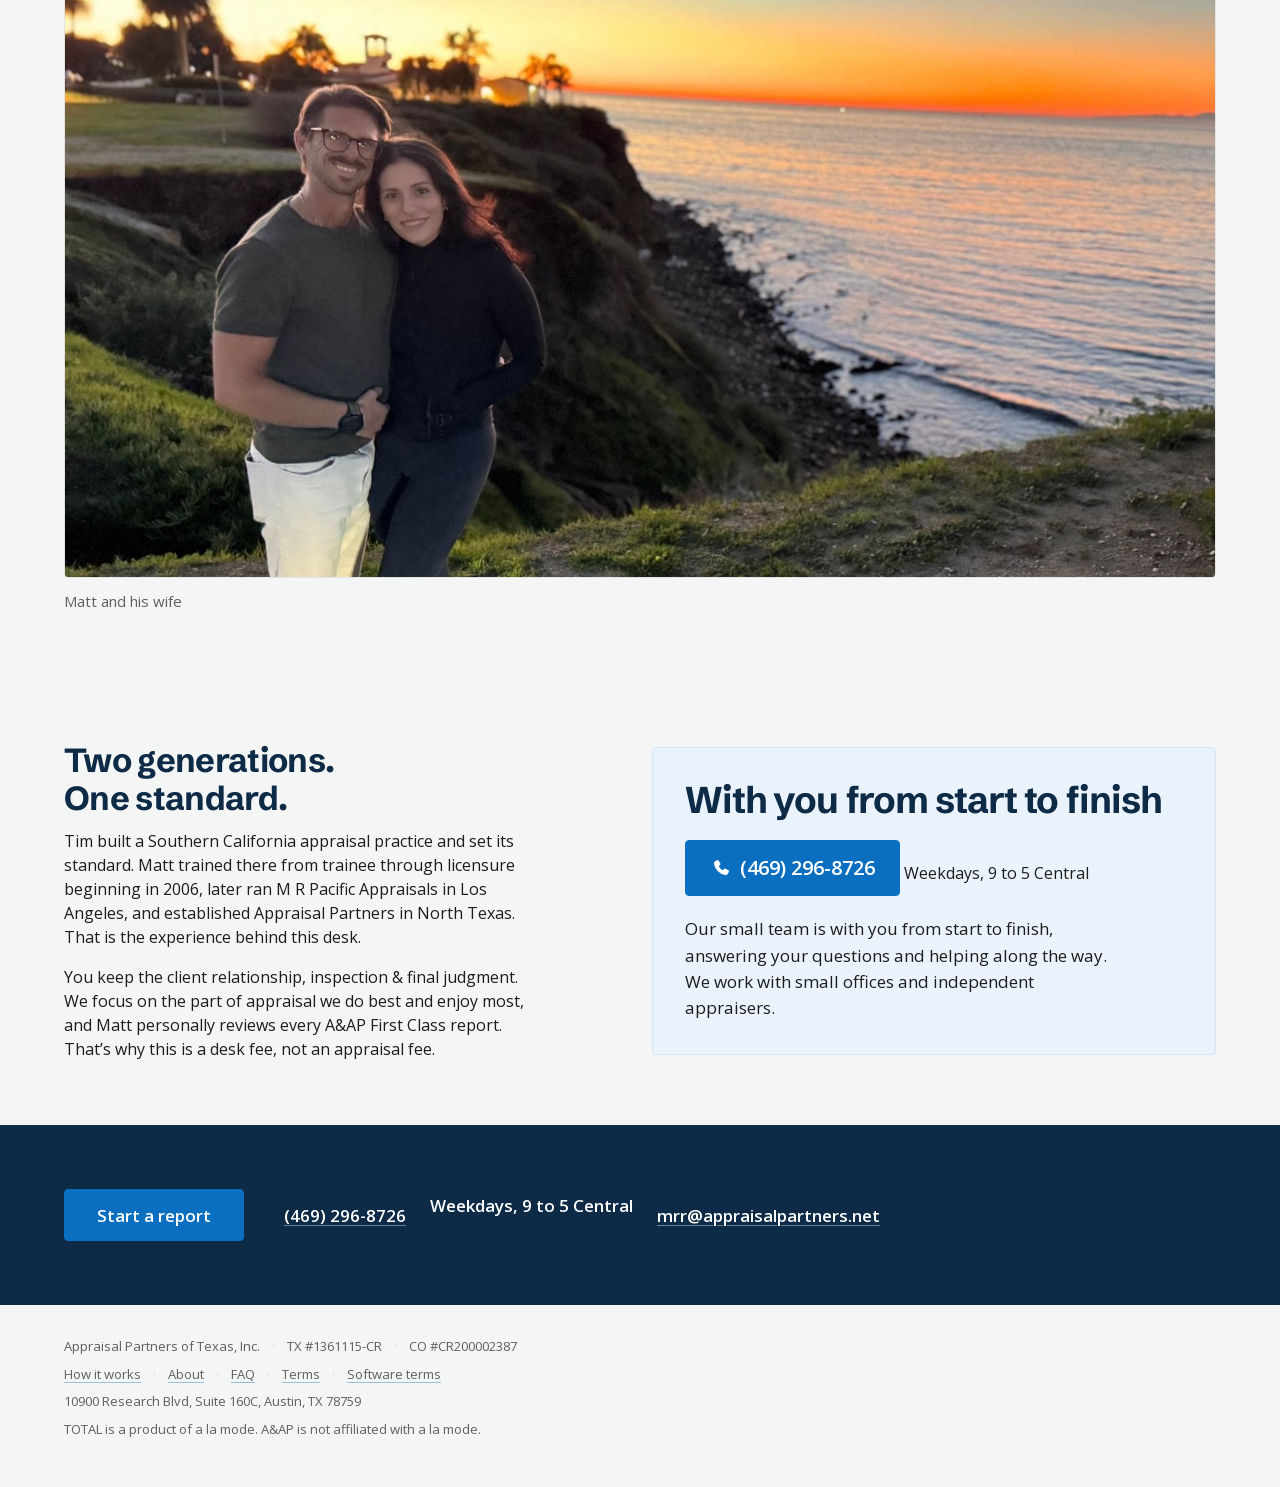
<file: story.html>
<!DOCTYPE html>
<html lang="en">
  <head>
    <meta charset="utf-8">
    <meta name="viewport" content="width=device-width, initial-scale=1">
    <meta http-equiv="refresh" content="0; url=about.html#tim">
    <link rel="canonical" href="https://aandap.com/about.html#tim">
    <title>Page moved | A&amp;AP</title>
  </head>
  <body>
    <p>
      This page has moved. <a href="about.html#tim">Continue to A&amp;AP</a>.
    </p>
  </body>
</html>
</file>
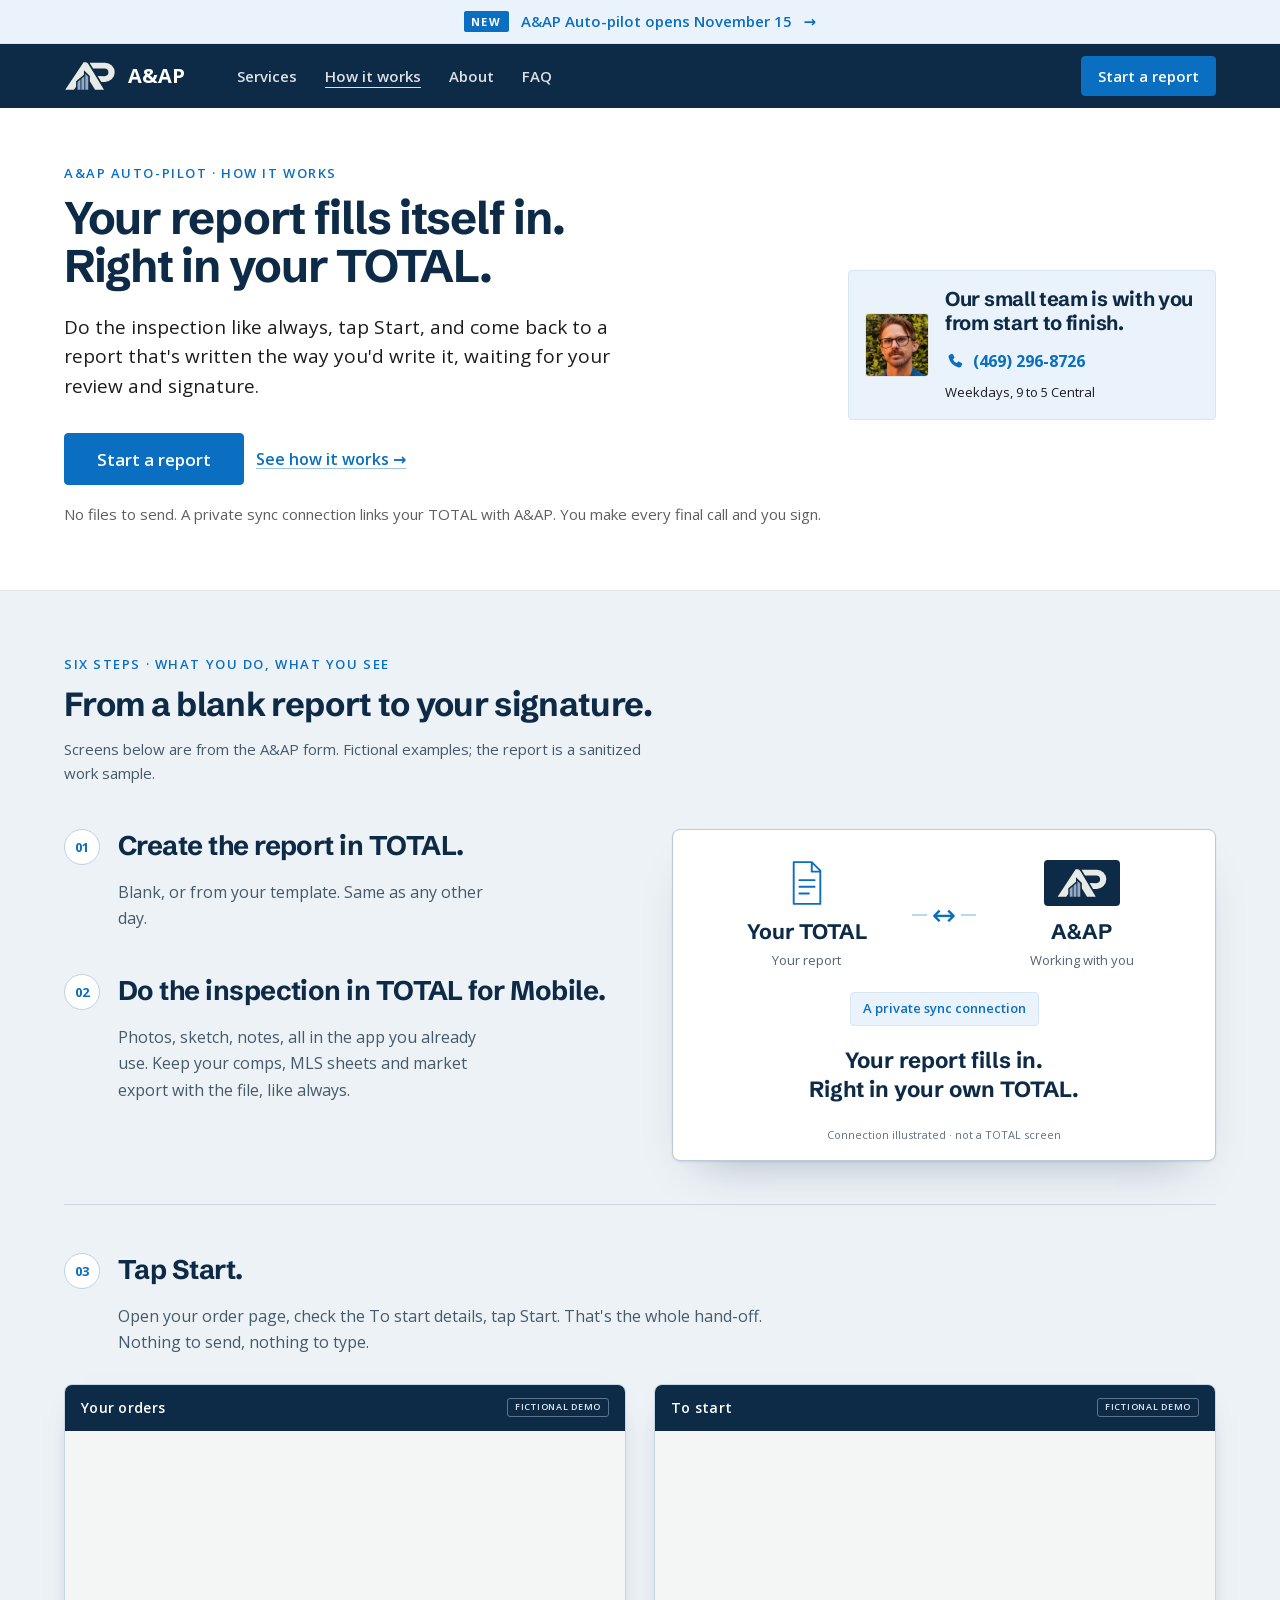
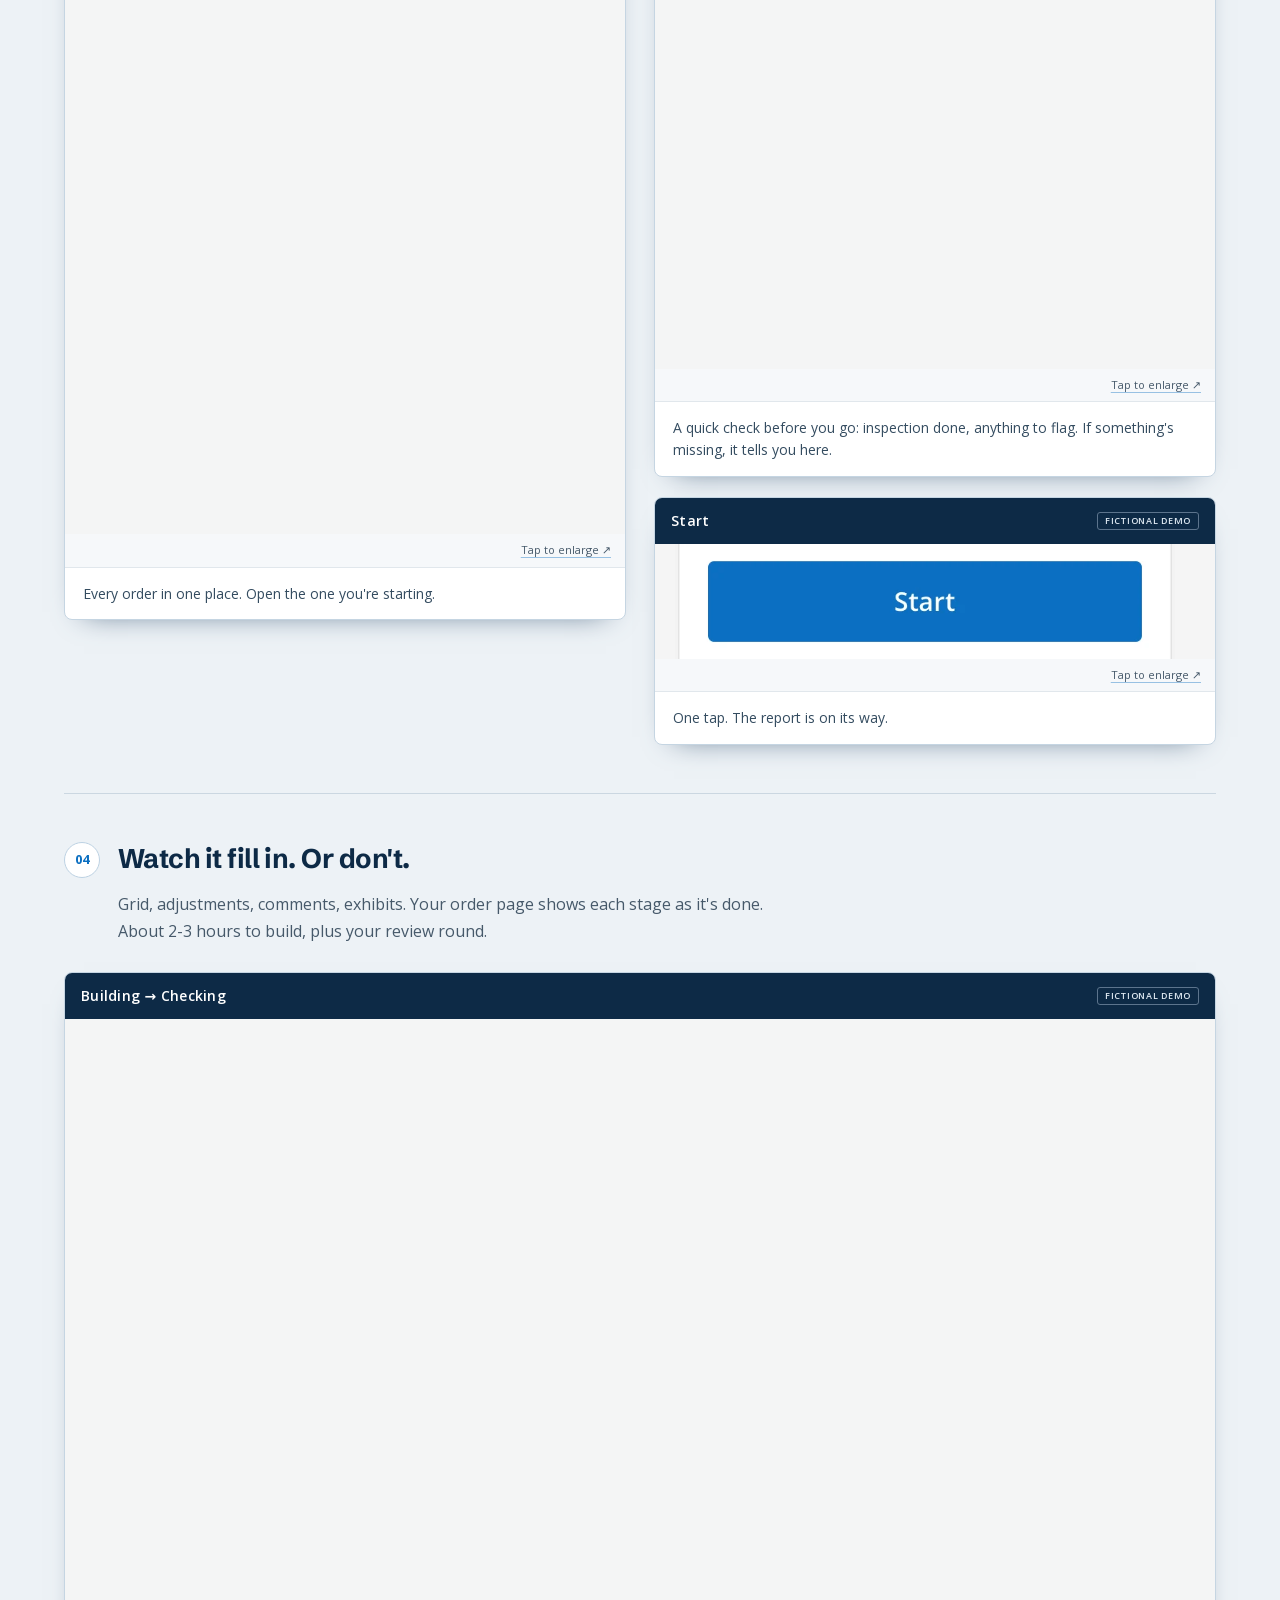
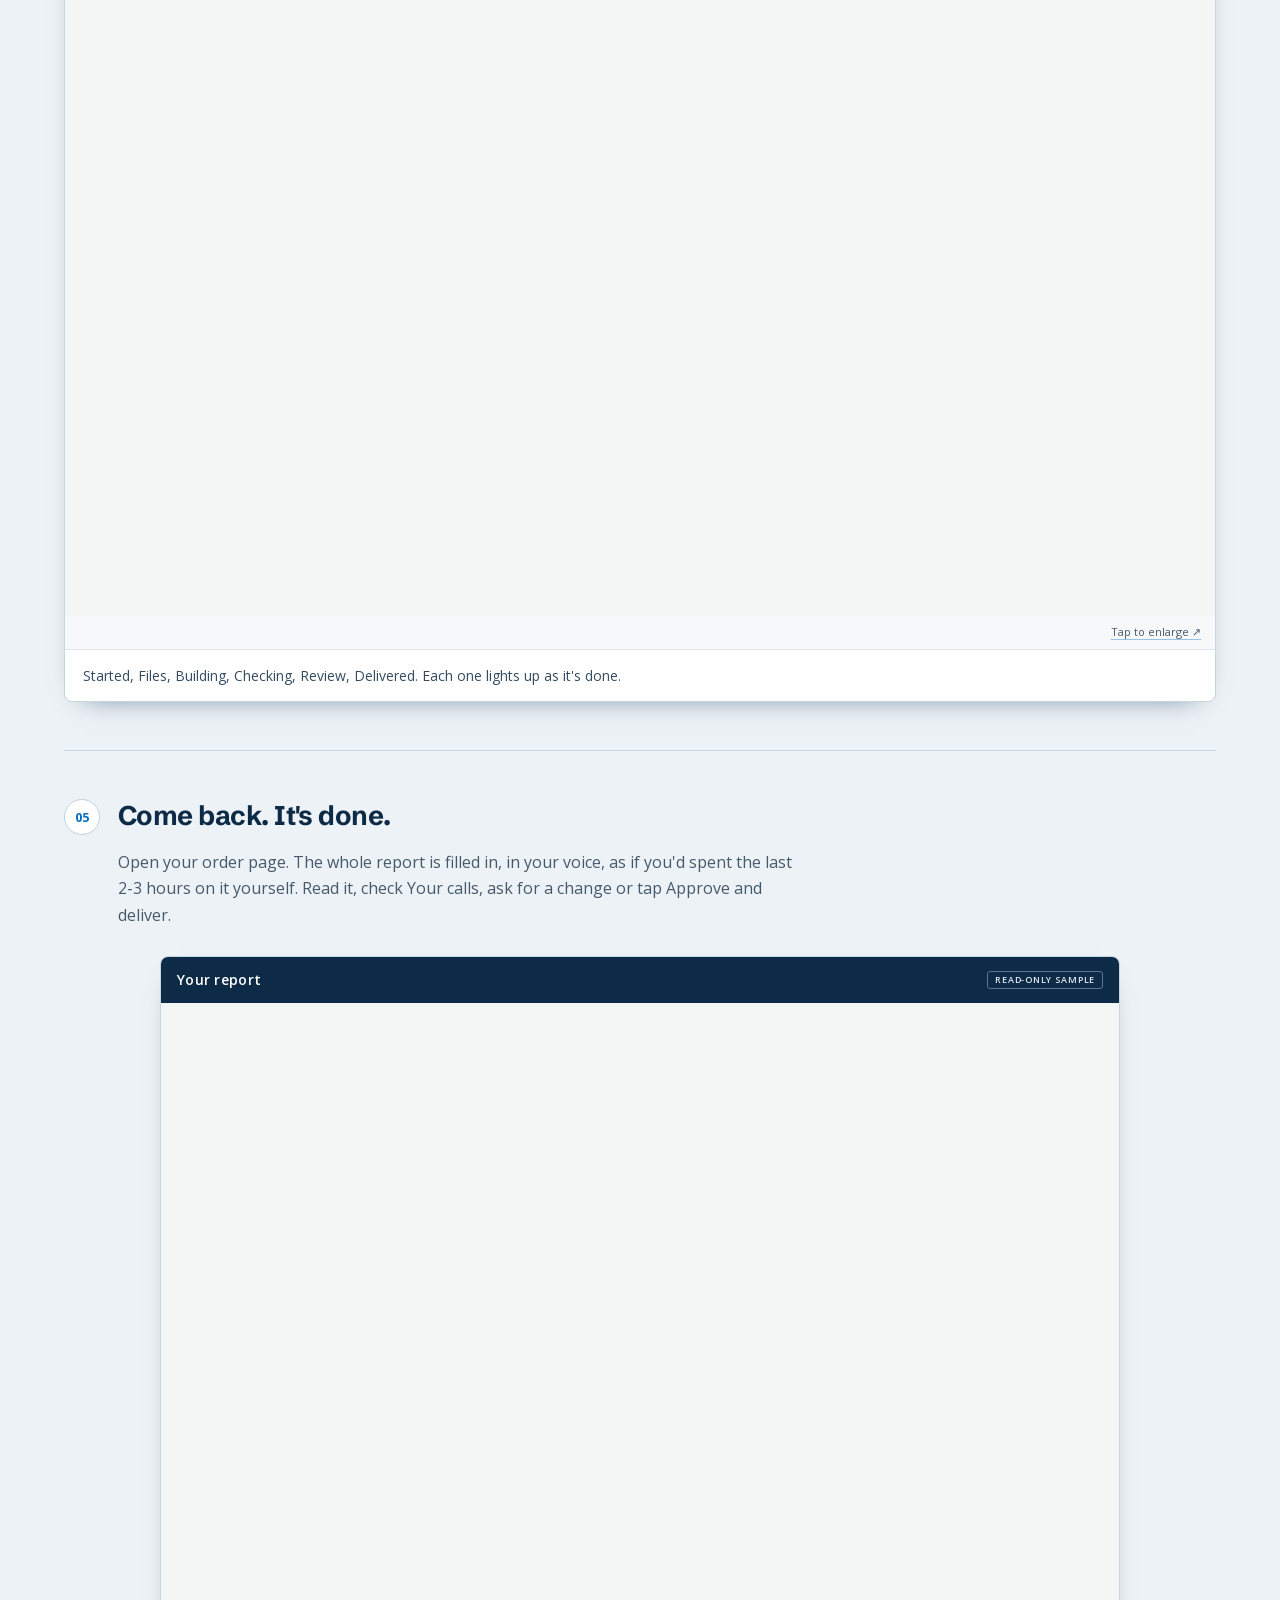
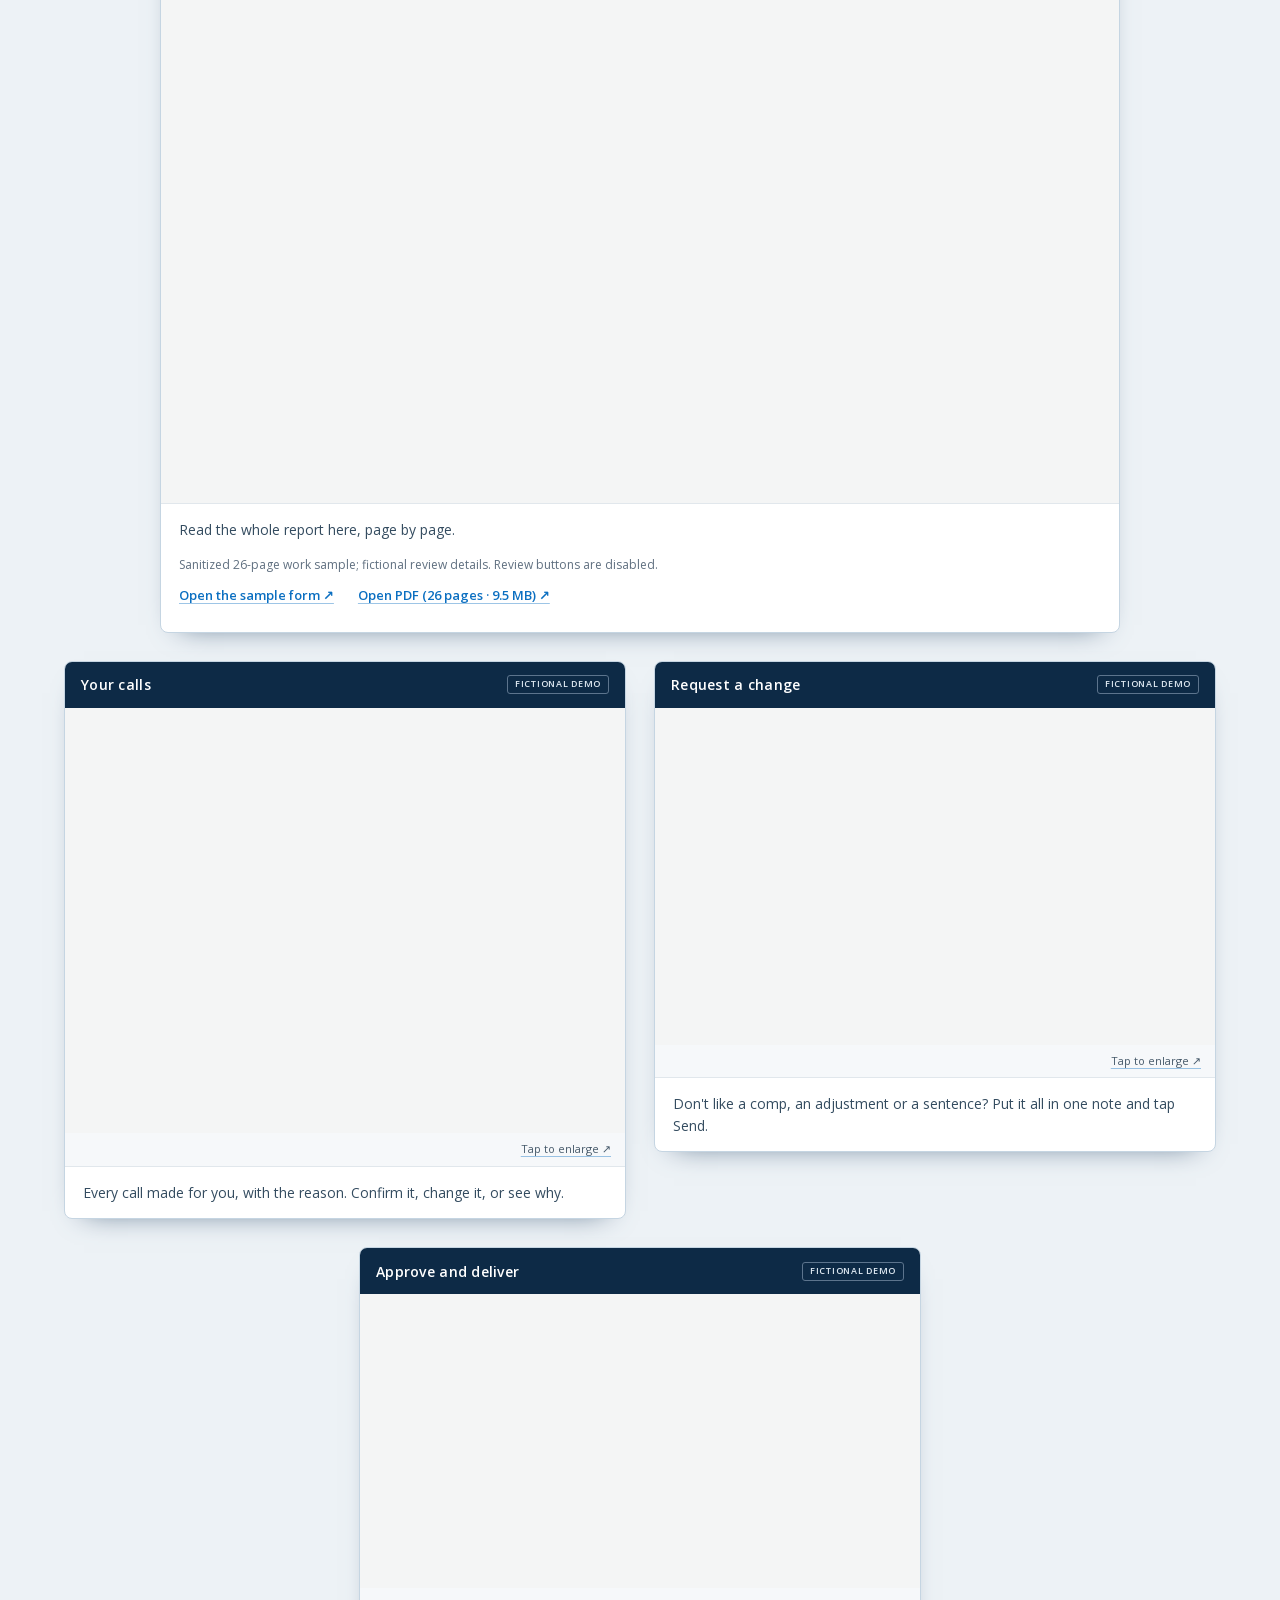
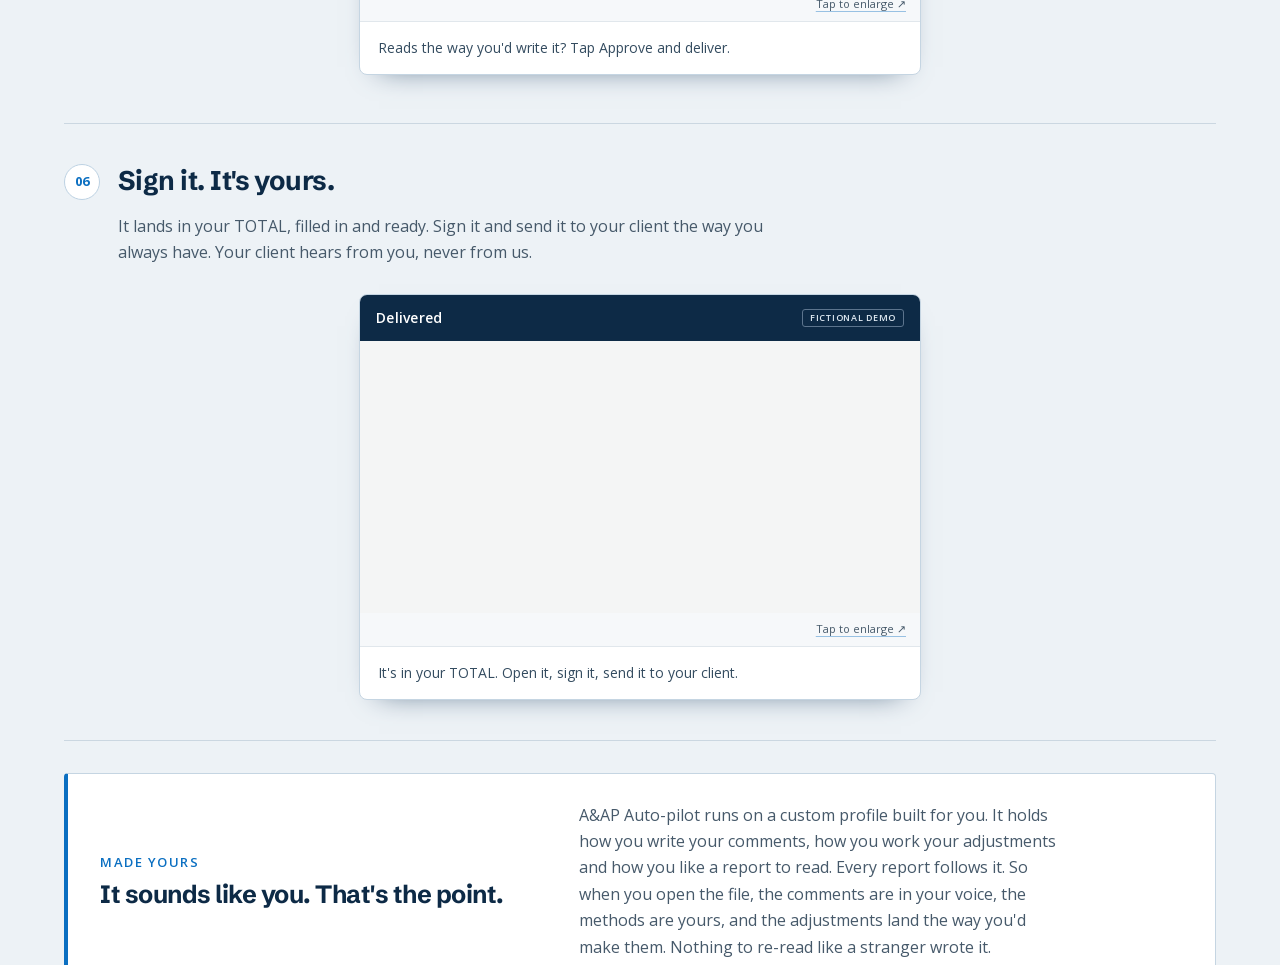
<file: technology.html>
<!DOCTYPE html>
<html lang="en">
  <head>
    <meta charset="utf-8">
    <meta name="viewport" content="width=device-width, initial-scale=1">
    <meta http-equiv="refresh" content="0; url=how-it-works.html#sample">
    <link
      rel="canonical"
      href="https://aandap.com/how-it-works.html#sample">
    <title>Page moved | A&amp;AP</title>
  </head>
  <body>
    <p>
      This page has moved.
      <a href="how-it-works.html#sample">Continue to A&amp;AP</a>.
    </p>
  </body>
</html>
</file>
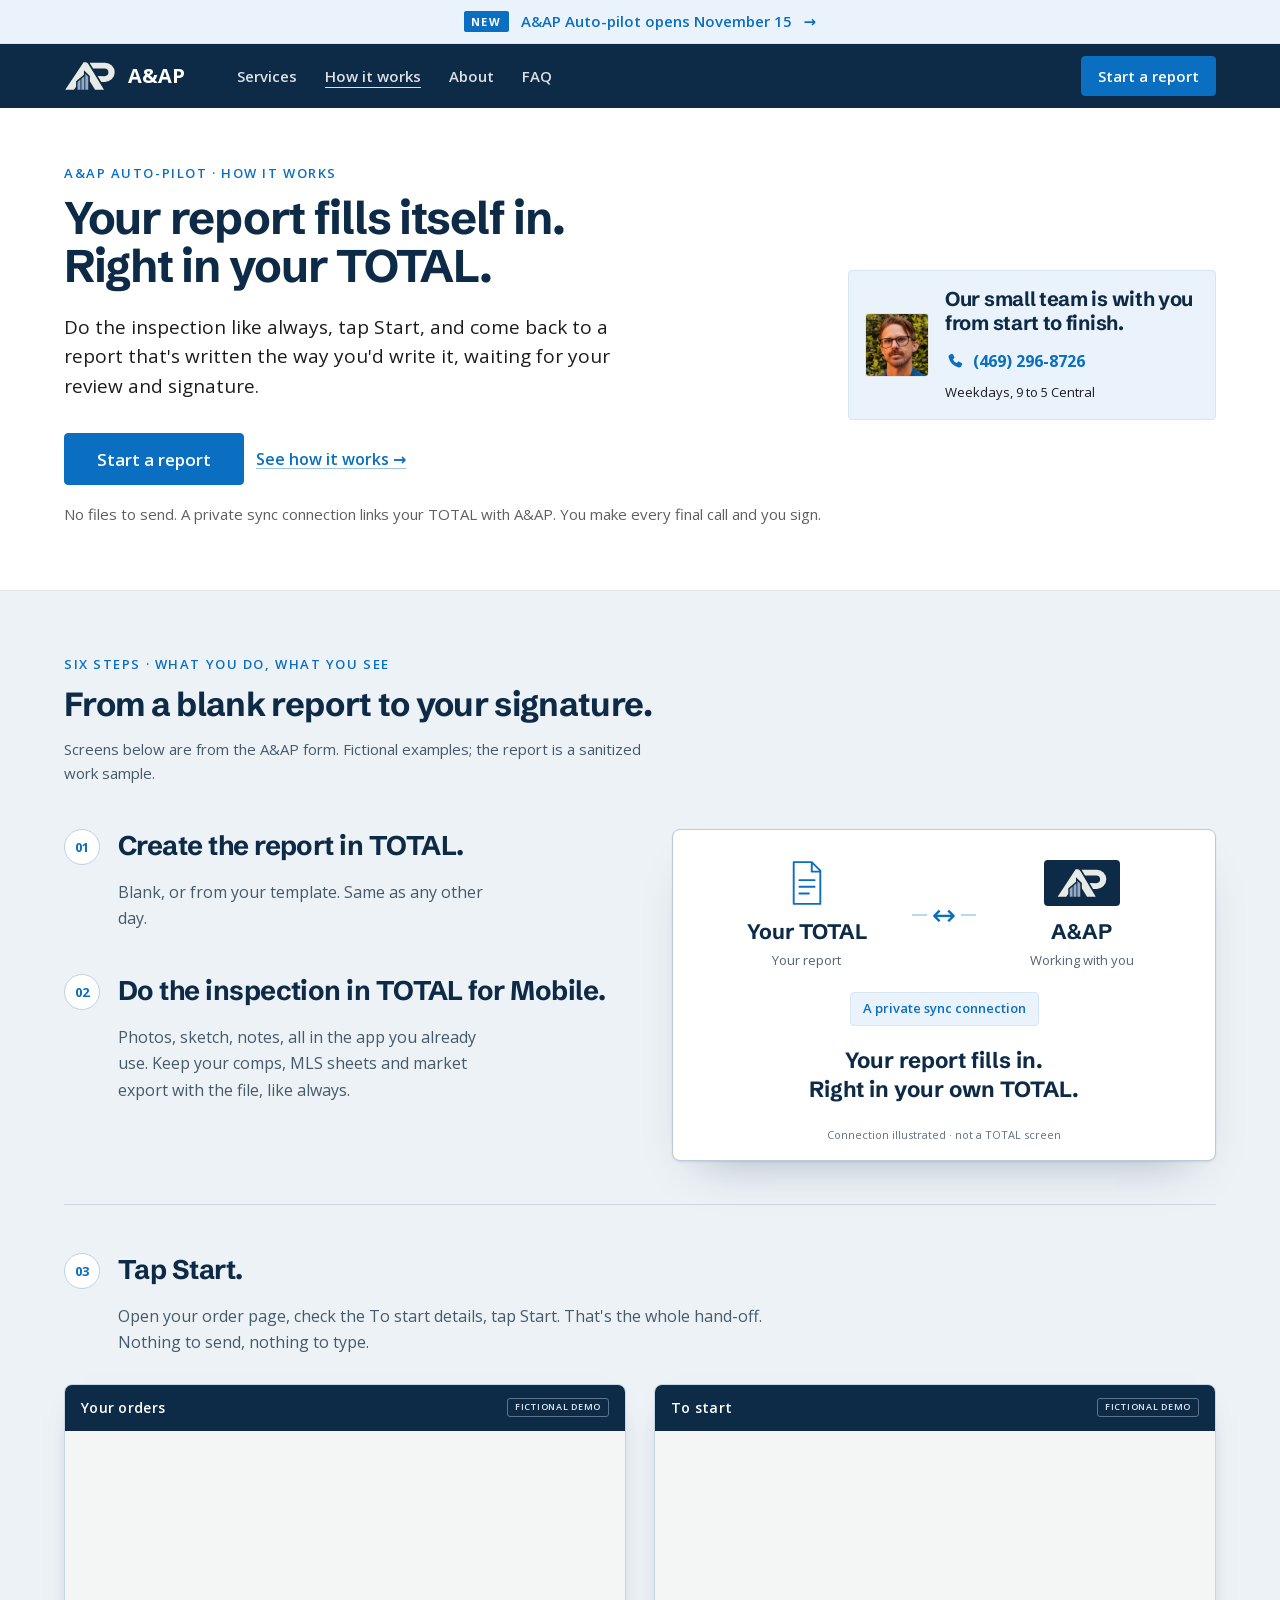
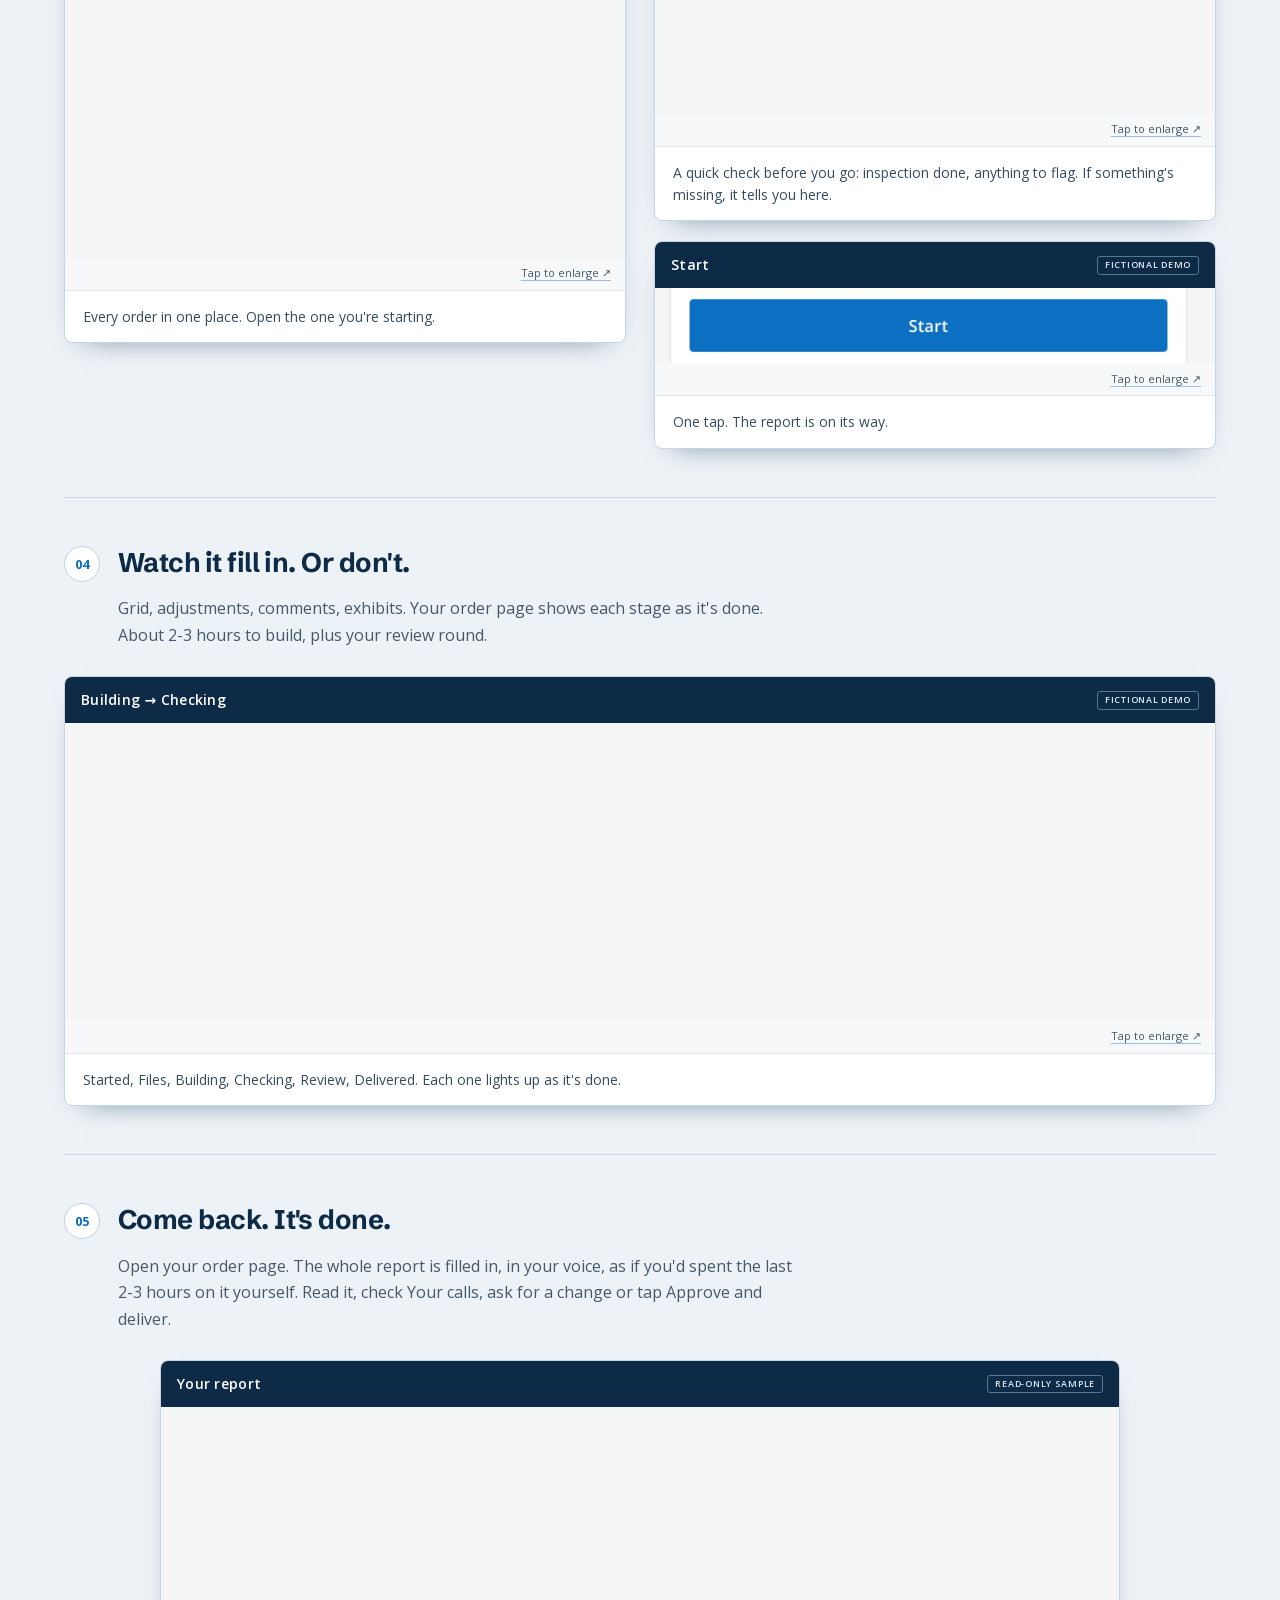
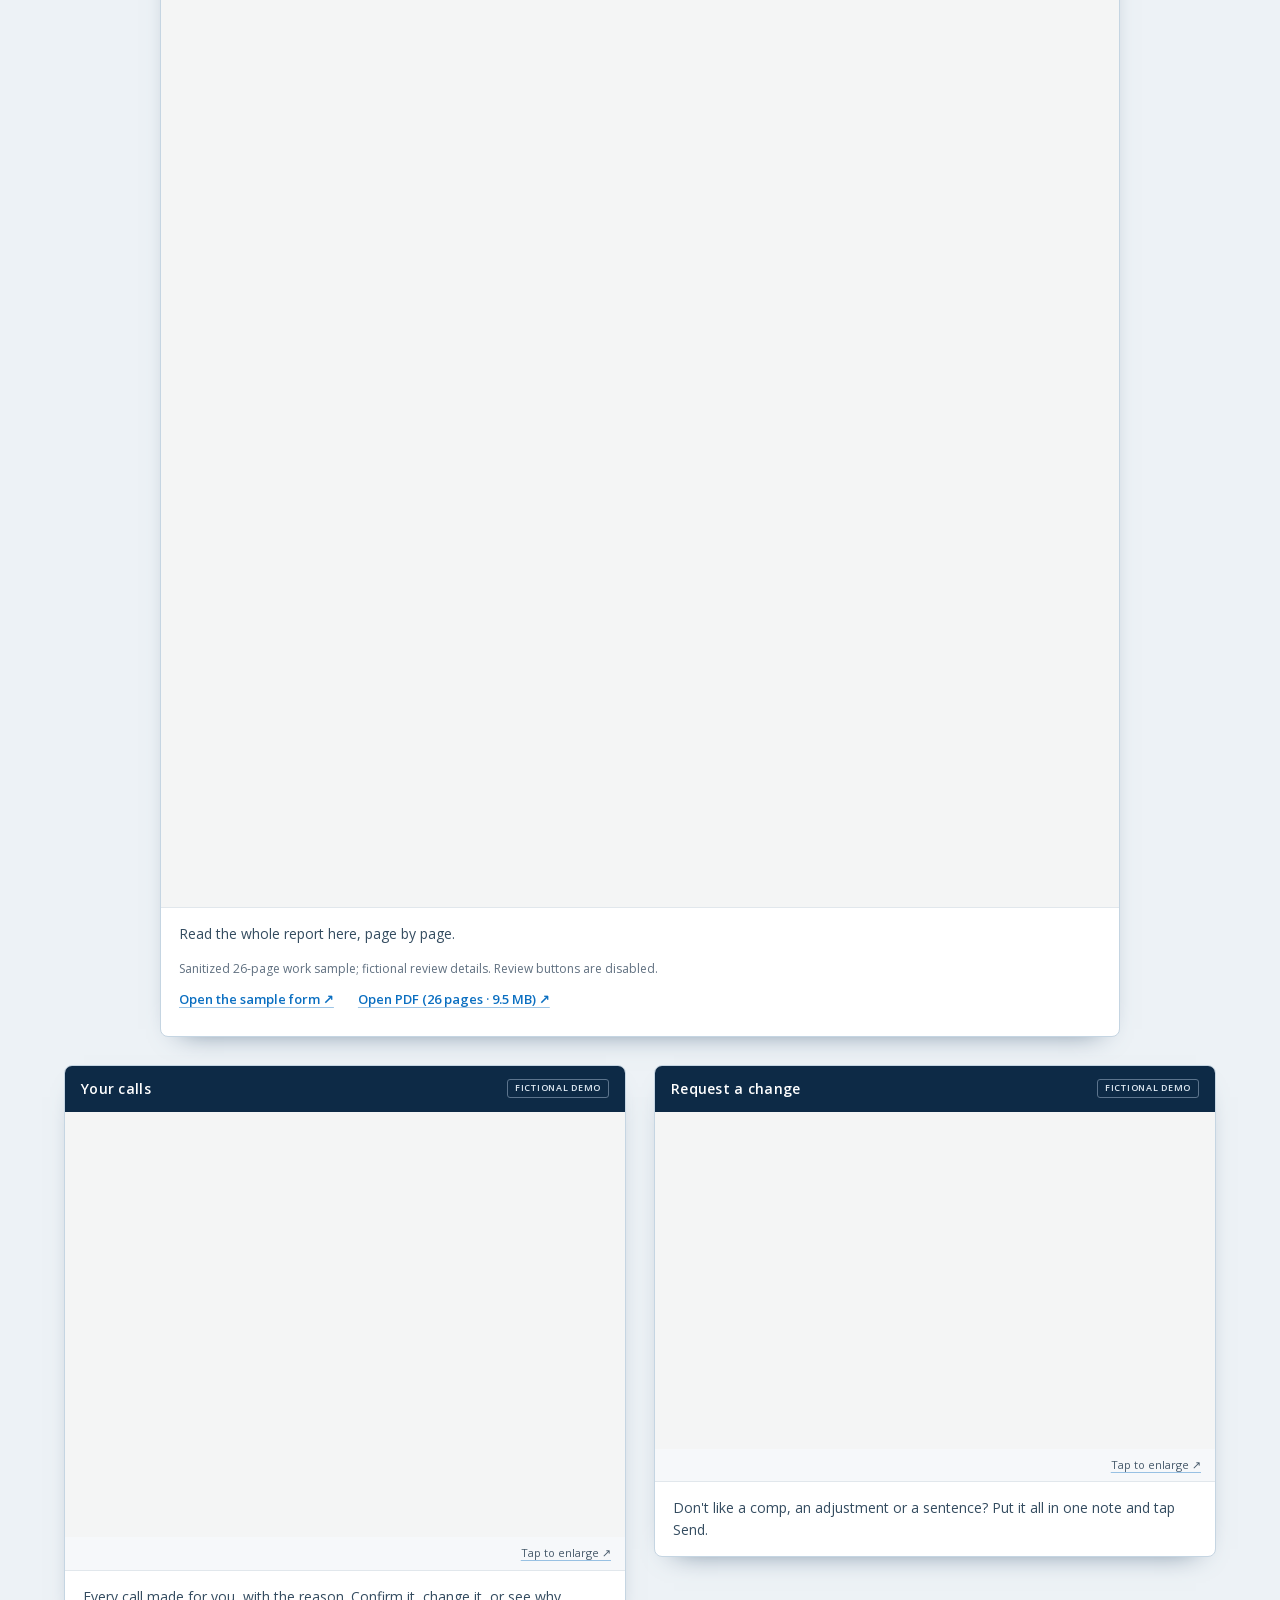
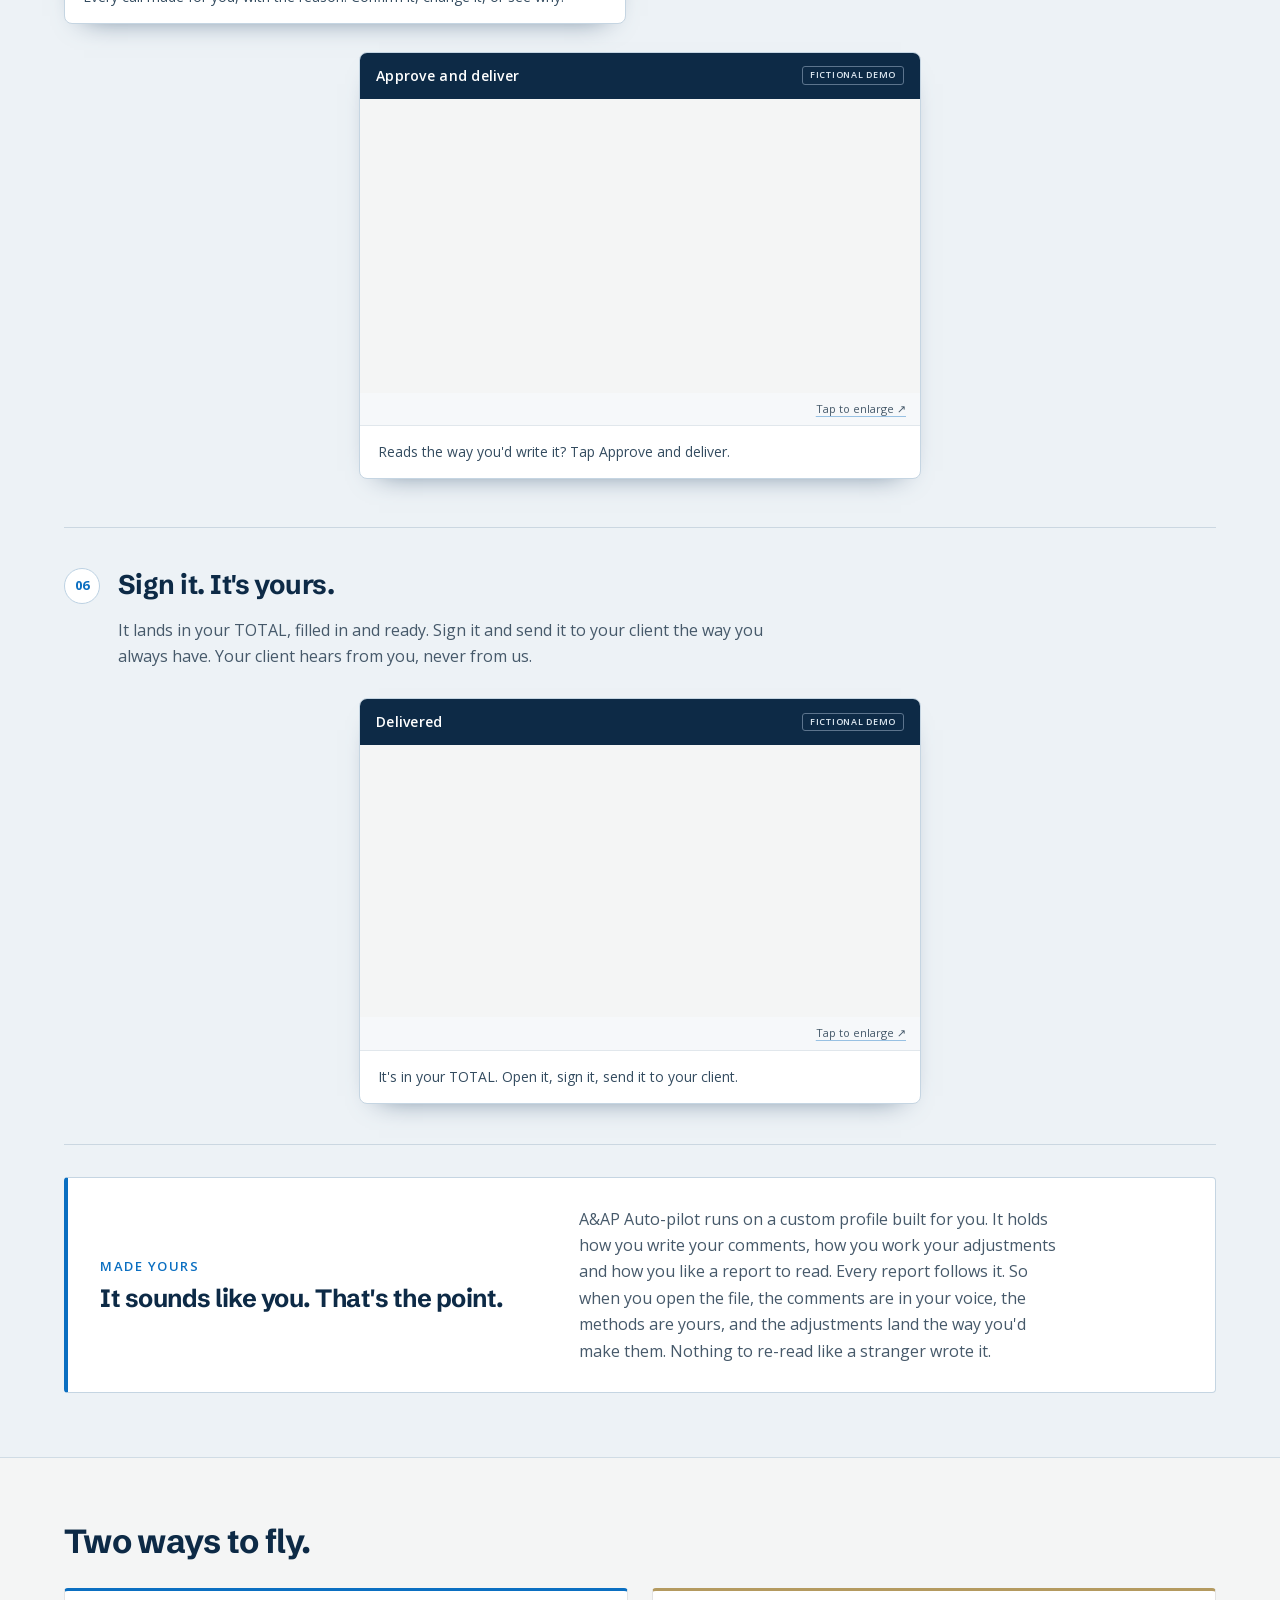
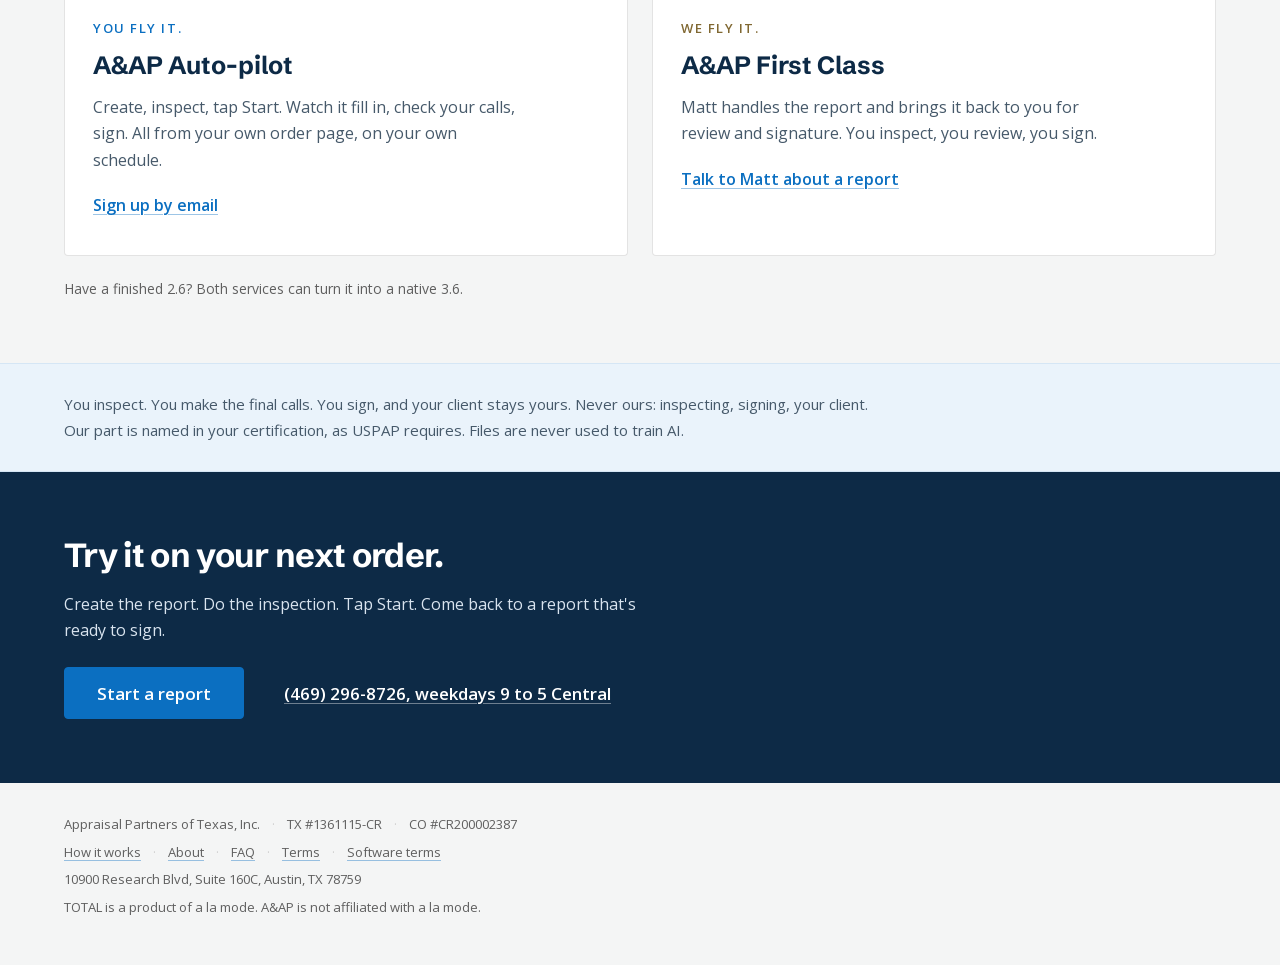
<file: tracking.html>
<!DOCTYPE html>
<html lang="en">
  <head>
    <meta charset="utf-8">
    <meta name="viewport" content="width=device-width, initial-scale=1">
    <meta http-equiv="refresh" content="0; url=how-it-works.html#walkthrough">
    <link
      rel="canonical"
      href="https://aandap.com/how-it-works.html#walkthrough">
    <title>Page moved | A&amp;AP</title>
  </head>
  <body>
    <p>
      This page has moved.
      <a href="how-it-works.html#walkthrough">Continue to A&amp;AP</a>.
    </p>
  </body>
</html>
</file>
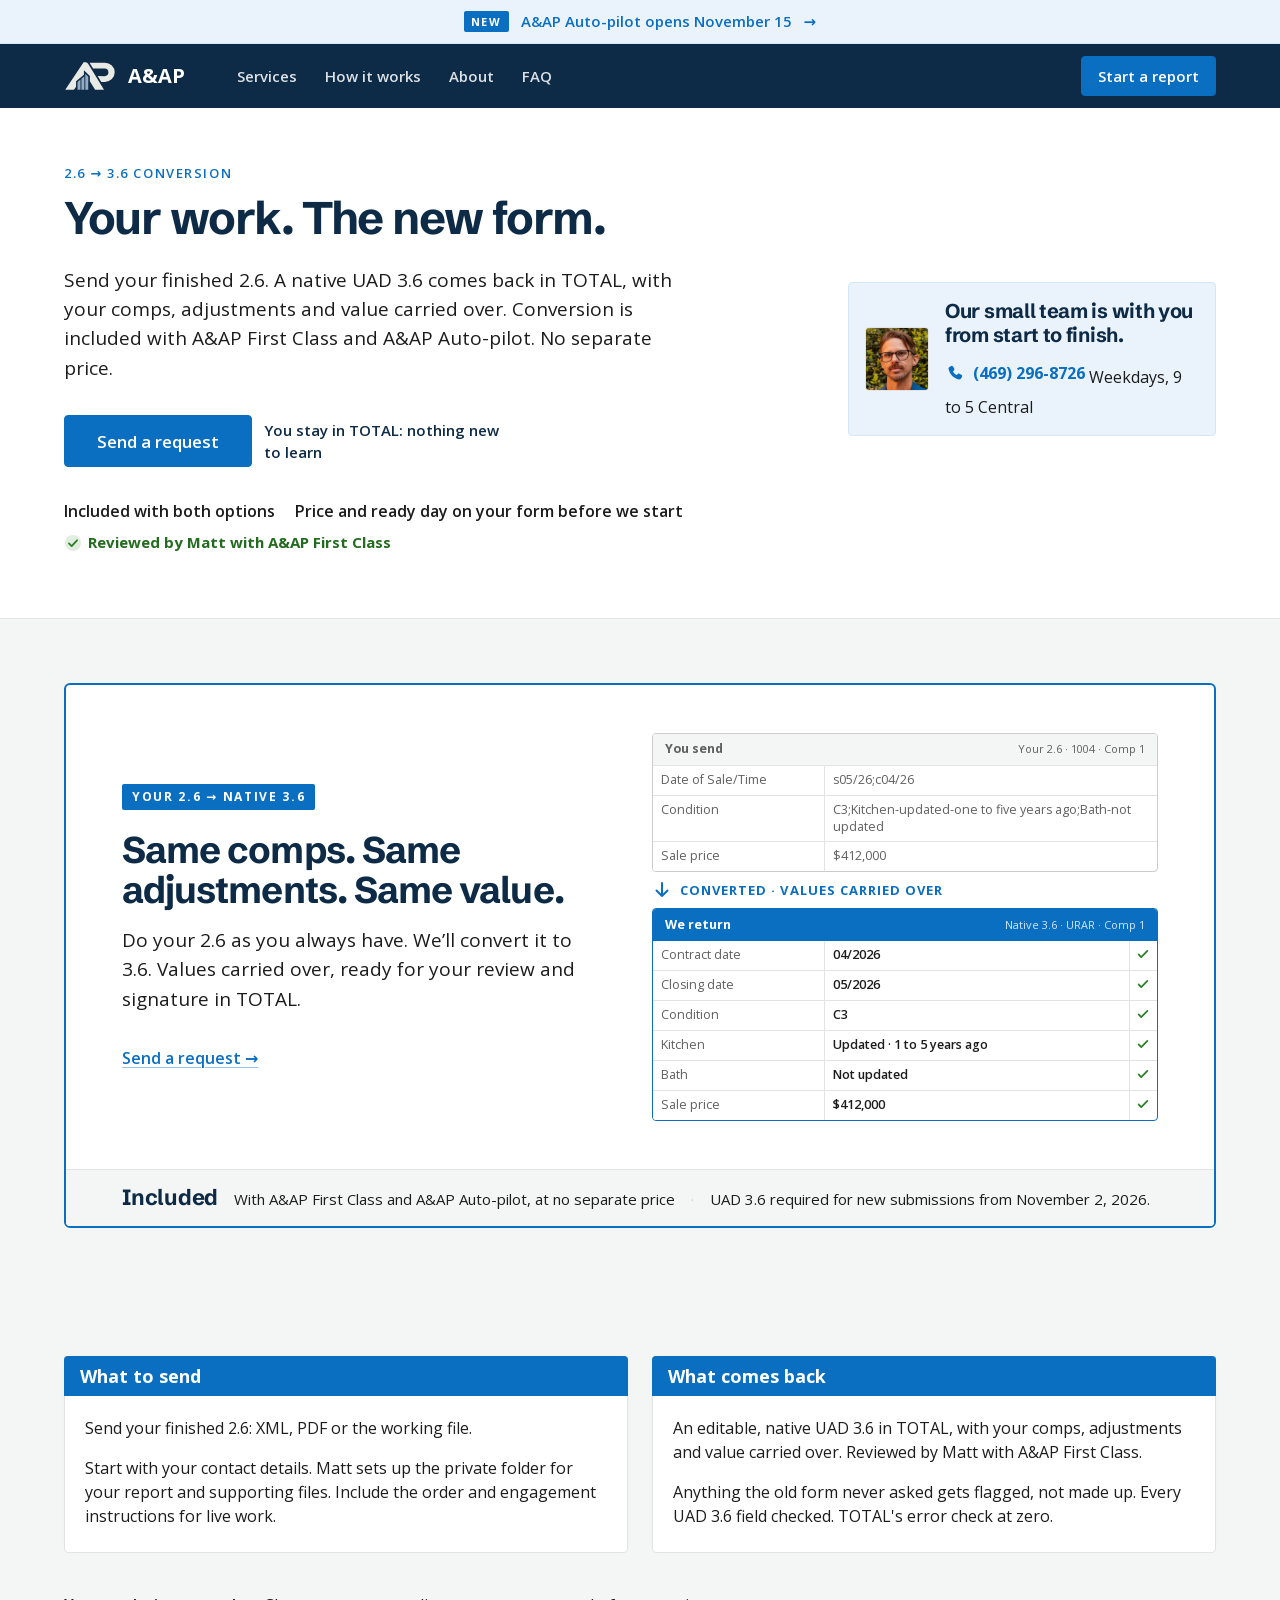
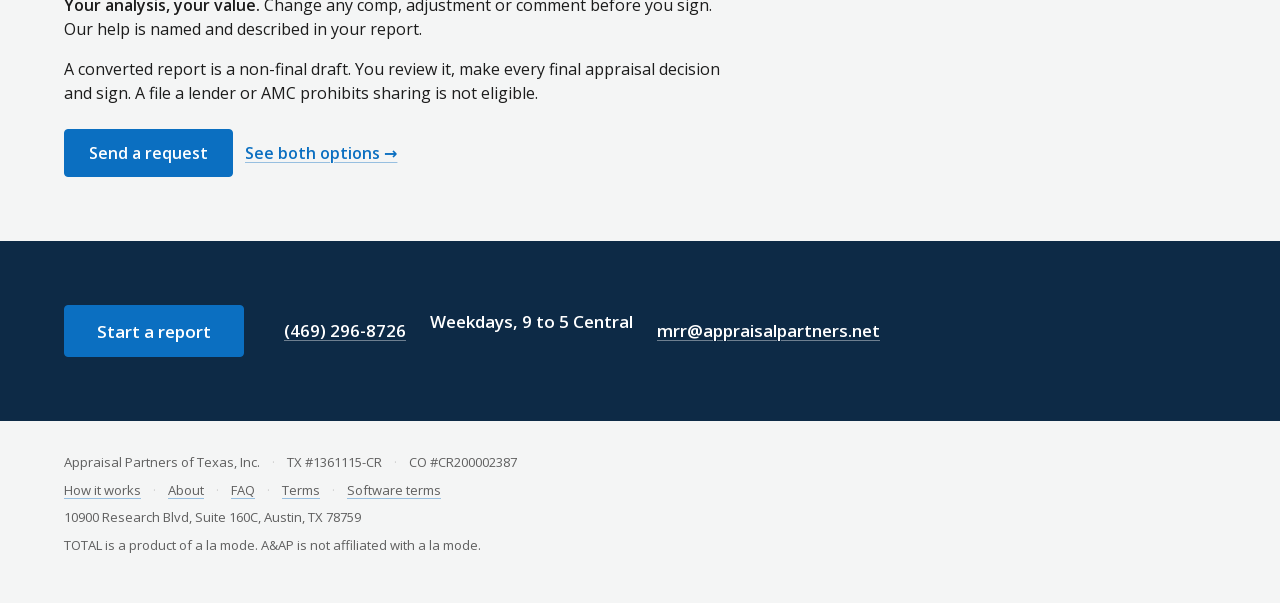
<file: uad36.html>
<!DOCTYPE html>
<html lang="en">
  <head>
    <meta charset="utf-8">
    <meta name="viewport" content="width=device-width, initial-scale=1">
    <meta http-equiv="refresh" content="0; url=convert.html">
    <link rel="canonical" href="https://aandap.com/convert.html">
    <title>Page moved | A&amp;AP</title>
  </head>
  <body>
    <p>This page has moved. <a href="convert.html">Continue to A&amp;AP</a>.</p>
  </body>
</html>
</file>
<file: assets/site.css>
@font-face {
  font-family: "Open Sans"; font-style: normal; font-weight: 300 800;
  font-display: swap; src: url("open-sans.woff2") format("woff2");
}
@font-face {
  font-family: "Schibsted Grotesk"; font-style: normal; font-weight: 500;
  font-display: swap; src: url("schibsted-grotesk-500.ttf") format("truetype");
}
@font-face {
  font-family: "Schibsted Grotesk"; font-style: normal; font-weight: 700;
  font-display: swap; src: url("schibsted-grotesk-700.ttf") format("truetype");
}

:root {
  --font: "Open Sans", "Segoe UI", system-ui, -apple-system, "Helvetica Neue", Arial, sans-serif;
  --display: "Schibsted Grotesk", var(--font);
  --ink: #1c1c1c; --ink-2: #5f5f5f;
  --canvas: #f4f5f5; --card: #ffffff; --field-off: #f4f5f5;
  --line: #e3e3e3; --line-2: #cccccc; --edge: #8a949f;
  --primary: #0b6fc1; --primary-hover: #00669b; --primary-active: #005380; --deep: #005c83; --tint: #eaf3fb; --tint-line: #d5e6f5;
  --success: #2b7e26; --success-edge: #50a81e; --success-bg: #ecf6e8; --success-ink: #236b1f; --success-line: #cfe6c7;
  --warning-bg: #fdf3e1; --warning-edge: #e5a53a; --warning-ink: #7a4300; --warning-line: #f1dcb0;
  --bar: #0d2a46; --bar-h: 64px;
  --first-class-gold: #b49a60;
  --focus: #0b6fc1; --focus-ring: rgba(11,111,193,.25);
  --r-1: 2px; --r-2: 4px; --r-3: 6px; --r-full: 999px;
  --shadow-1: 0 0 10px -6px rgba(0,0,0,.10);
  --shadow-2: 0 24px 48px -28px rgba(13,42,70,.35), 0 1px 2px rgba(13,42,70,.10);
  --s-1: 4px; --s-2: 8px; --s-3: 12px; --s-4: 16px; --s-5: 20px; --s-6: 24px; --s-8: 32px; --s-10: 40px; --s-12: 48px; --s-14: 56px; --s-16: 64px; --s-20: 80px; --s-24: 96px;
  --wrap: 1200px; --gutter: 24px;
  --dur: 150ms; --ease: cubic-bezier(.2,0,.2,1);
  color-scheme: light;
}
*, *::before, *::after { box-sizing: border-box; }
html { -webkit-text-size-adjust: 100%; scroll-behavior: smooth; }
html, body { margin: 0; background: var(--canvas); color: var(--ink); font: 400 16px/1.5 var(--font); -webkit-font-smoothing: antialiased; }
img { display: block; max-width: 100%; }
b, strong { font-weight: 600; }
p { margin: 0; }
a { color: var(--primary); text-decoration: underline; text-decoration-thickness: 1px; text-underline-offset: 3px; text-decoration-color: rgba(11,111,193,.4); transition: color var(--dur) var(--ease), text-decoration-color var(--dur) var(--ease), background var(--dur) var(--ease); }
a:hover { color: var(--primary-hover); text-decoration-color: currentColor; }
:focus-visible { outline: 2px solid var(--focus); outline-offset: 2px; border-radius: var(--r-1); }
::selection { background: rgba(11,111,193,.16); }
.num { font-variant-numeric: tabular-nums; }
.sr { position: absolute; width: 1px; height: 1px; overflow: hidden; clip: rect(0 0 0 0); white-space: nowrap; }
.wrap { max-width: var(--wrap); margin: 0 auto; padding: 0 var(--gutter); }
.grid { display: grid; grid-template-columns: repeat(12, minmax(0, 1fr)); column-gap: var(--gutter); row-gap: var(--s-10); }
.skip { position: absolute; left: var(--s-4); top: -60px; background: #fff; color: var(--primary); padding: var(--s-2) var(--s-3); border-radius: var(--r-2); z-index: 10; }
.skip:focus { top: var(--s-4); }

/* ---------- type ---------- */
h1 { font: 700 clamp(38px, 2vw + 20px, 54px)/1.04 var(--display); letter-spacing: -.028em; color: var(--bar); margin: 0 0 var(--s-6); text-wrap: balance; }
h1 span { display: block; }
.lede { font-size: 19px; line-height: 1.55; color: var(--ink); max-width: 40ch; margin: 0 0 var(--s-8); }
h2.title { font: 700 clamp(28px, 1.2vw + 18px, 34px)/1.15 var(--display); letter-spacing: -.02em; color: var(--bar); margin: 0 0 var(--s-3); text-wrap: balance; }
.sub { font-size: 17px; line-height: 1.55; color: var(--ink); max-width: 56ch; margin: 0 0 var(--s-8); }
.kicker { font: 600 13px/1.4 var(--font); letter-spacing: .12em; text-transform: uppercase; color: var(--primary); margin: 0 0 var(--s-3); }

/* ---------- buttons ---------- */
.btn { display: inline-flex; align-items: center; justify-content: center; gap: var(--s-2); min-height: 48px; padding: 0 var(--s-6); border: 1px solid var(--primary); border-radius: var(--r-2); background: var(--primary); color: #fff; font: 600 16px/1 var(--font); text-decoration: none; white-space: nowrap; cursor: pointer; transition: background var(--dur) var(--ease), border-color var(--dur) var(--ease), color var(--dur) var(--ease); }
.btn:hover { background: var(--primary-hover); border-color: var(--primary-hover); color: #fff; }
.btn:active { background: var(--primary-active); border-color: var(--primary-active); }
.btn.ghost { background: #fff; color: var(--primary); }
.btn.ghost:hover { background: var(--tint); color: var(--primary-hover); border-color: var(--primary-hover); }
.btn.sm { min-height: 40px; padding: 0 var(--s-4); font-size: 15px; }
.btn.xl { min-height: 52px; padding: 0 var(--s-8); font-size: 17px; }
.more { font-weight: 600; white-space: nowrap; }
.more::after { content: " \2192"; }

/* ---------- announcement + app bar ---------- */
.announce { display: flex; flex-wrap: wrap; align-items: center; justify-content: center; gap: var(--s-2) var(--s-3); min-height: 44px; padding: var(--s-2) var(--gutter); background: var(--tint); border-bottom: 1px solid var(--tint-line); color: var(--primary); font-size: 15px; font-weight: 600; text-decoration: none; text-align: center; }
.announce:hover { background: #dfeefb; color: var(--primary-hover); }
.announce b { background: var(--primary); color: #fff; font-size: 11px; font-weight: 700; letter-spacing: .14em; text-transform: uppercase; padding: 4px 7px 3px; border-radius: var(--r-1); line-height: 1.2; }
.announce .dot { color: #9cc1e3; }
.announce .arrow { font-weight: 700; }
.appbar { background: var(--bar); color: #fff; height: var(--bar-h); position: relative; z-index: 5; }
.appbar .wrap { display: flex; align-items: center; gap: var(--s-4); height: 100%; }
.brand { display: flex; align-items: center; gap: var(--s-3); color: #fff; text-decoration: none; min-height: 44px; }
.brand img { width: 52px; height: 30.5px; }
.brand b { font: 700 20px/1.2 var(--font); letter-spacing: 0; }
.nav { display: flex; gap: var(--s-1); margin-left: var(--s-6); }
.nav a { color: rgba(255,255,255,.86); text-decoration: none; font-size: 15px; font-weight: 600; padding: 0 var(--s-3); min-height: 44px; display: inline-flex; align-items: center; border-radius: var(--r-1); }
.nav a:hover { color: #fff; background: rgba(255,255,255,.08); }
.appbar .btn.sm { margin-left: auto; }
.menu { display: none; margin-left: auto; position: relative; }
.menu summary { list-style: none; cursor: pointer; color: #fff; font: 600 15px/1 var(--font); min-height: 44px; min-width: 44px; display: inline-flex; align-items: center; justify-content: center; padding: 0 var(--s-3); border-radius: var(--r-1); }
.menu summary::-webkit-details-marker { display: none; }
.menu[open] summary { background: rgba(255,255,255,.1); }
.menu nav { position: absolute; right: 0; top: 52px; background: #fff; border: 1px solid var(--line); border-radius: var(--r-2); box-shadow: var(--shadow-2); min-width: 220px; padding: var(--s-2); display: flex; flex-direction: column; }
.menu nav a { color: var(--ink); text-decoration: none; font-weight: 600; font-size: 16px; min-height: 44px; display: flex; align-items: center; padding: 0 var(--s-3); border-radius: var(--r-1); }
.menu nav a:hover { background: var(--tint); color: var(--primary); }
@media (max-width: 900px) { .nav { display: none; } .menu { display: block; } .appbar .btn.sm { margin-left: var(--s-2); } }
@media (max-width: 420px) { .appbar .btn.sm { display: none; } .menu nav a.go { background: var(--primary); color: #fff; margin-top: var(--s-2); justify-content: center; } }

/* ---------- sections: one rhythm, 128 px between majors ---------- */
section { padding: var(--s-16) 0; }
.hero { padding: var(--s-14) 0 var(--s-16); background: #fff; border-bottom: 1px solid var(--line); }
.hero .grid { align-items: center; }
.hero-copy { grid-column: 1 / span 6; }
.hero-visual { grid-column: 7 / span 6; min-width: 0; }
.cta { display: flex; align-items: center; flex-wrap: wrap; gap: var(--s-3); margin: 0 0 var(--s-8); }
.proof { display: flex; flex-wrap: wrap; gap: var(--s-2) var(--s-5); margin: 0; padding: 0; list-style: none; font-size: 16px; font-weight: 600; color: var(--ink); }
.proof li { display: inline-flex; align-items: center; gap: var(--s-2); white-space: nowrap; }
.proof svg { width: 18px; height: 18px; color: var(--success); flex: none; }

/* ---------- the signature visual: the finished report, shown as a report (no window, no tabs, no pills) ---------- */
.report { margin: 0; }
.sheet { background: #fff; border: 1px solid var(--line-2); border-radius: var(--r-2); box-shadow: var(--shadow-2); overflow: hidden; font-size: 12.5px; line-height: 1.3; }
.sheet .head { display: flex; align-items: center; gap: var(--s-3); min-height: 44px; padding: var(--s-2) var(--s-4); border-bottom: 1px solid var(--line); white-space: nowrap; }
.sheet .head b { font: 700 13px/1.3 var(--font); color: var(--ink); }
.sheet .head .addr { color: var(--ink-2); overflow: hidden; text-overflow: ellipsis; }
.sheet .head .sample { margin-left: auto; display: inline-flex; align-items: center; height: 22px; padding: 0 7px; border: 1px solid var(--line-2); border-radius: var(--r-1); font-size: 10.5px; font-weight: 700; letter-spacing: .12em; text-transform: uppercase; color: var(--ink-2); }
.sheet .sec { display: flex; align-items: center; justify-content: space-between; height: 30px; padding: 0 var(--s-3); background: var(--bar); color: #fff; font-weight: 700; font-size: 12.5px; }
.sheet .sec span { font-weight: 400; font-size: 11px; opacity: .85; }
table.g { width: 100%; border-collapse: collapse; font-variant-numeric: tabular-nums; table-layout: fixed; }
table.g th, table.g td { padding: 0 var(--s-2); height: 27px; border-bottom: 1px solid var(--line); border-right: 1px solid var(--line); text-align: left; white-space: nowrap; overflow: hidden; text-overflow: ellipsis; }
table.g th:last-child, table.g td:last-child { border-right: 0; }
table.g th { background: var(--field-off); color: var(--ink-2); font-weight: 600; font-size: 11.5px; }
table.g th:first-child { width: 31%; }
table.g td.lab { color: var(--ink-2); background: #fff; }
table.g tr.tot td { font-weight: 700; background: var(--tint); border-bottom: 0; }
.caption { margin: var(--s-3) 0 0; font-size: 16px; font-weight: 600; color: var(--ink); }
/* Matt beside the report, in the first screen */
.meet { display: grid; grid-template-columns: 80px minmax(0, 1fr); gap: var(--s-4); align-items: center; margin-top: var(--s-5); padding: var(--s-4) var(--s-5); background: var(--tint); border: 1px solid var(--tint-line); border-radius: var(--r-2); }
.meet img { width: 80px; height: 80px; border-radius: var(--r-2); object-fit: cover; border: 1px solid var(--line); }
.meet b { display: block; font: 700 22px/1.2 var(--display); letter-spacing: -.015em; color: var(--bar); margin: 0 0 var(--s-1); }
.meet a { display: inline-flex; align-items: center; gap: var(--s-2); min-height: 44px; font-size: 18px; font-weight: 700; color: var(--primary); text-decoration: none; }
.meet a:hover { color: var(--primary-hover); text-decoration: underline; }
.meet a svg { width: 20px; height: 20px; flex: none; }

@media (prefers-reduced-motion: no-preference) {
  .sheet { animation: rise .6s var(--ease) both; }
}
@keyframes rise { from { opacity: 0; transform: translateY(14px); } to { opacity: 1; transform: none; } }

/* ---------- the conversion standout ---------- */
.convert { background: #fff; border: 2px solid var(--primary); border-radius: var(--r-3); overflow: hidden; }
.convert .inner { display: grid; grid-template-columns: repeat(12, minmax(0, 1fr)); column-gap: var(--gutter); row-gap: var(--s-8); align-items: center; padding: var(--s-12) var(--s-14); }
.convert .copy { grid-column: 1 / span 6; min-width: 0; }
.convert .cv { grid-column: 7 / span 6; min-width: 0; }
.convert .tag { display: inline-block; background: var(--primary); color: #fff; font-size: 12px; font-weight: 700; letter-spacing: .14em; text-transform: uppercase; padding: 6px 10px 5px; border-radius: var(--r-1); line-height: 1.2; }
.convert h2 { font: 700 clamp(30px, 1.5vw + 18px, 42px)/1.08 var(--display); letter-spacing: -.025em; color: var(--bar); margin: var(--s-5) 0 var(--s-4); max-width: 20ch; text-wrap: balance; }
.convert p.big { font-size: 19px; line-height: 1.55; margin: 0 0 var(--s-8); max-width: 44ch; }
.convert .cta { margin-bottom: 0; }
.convert .foot { display: flex; flex-wrap: wrap; align-items: baseline; gap: var(--s-1) var(--s-4); padding: var(--s-4) var(--s-14); border-top: 1px solid var(--line); background: var(--canvas); color: var(--ink); font-size: 15px; }
.convert .foot b { font: 700 22px/1.1 var(--display); color: var(--bar); letter-spacing: -.01em; }
.convert .foot .dot { color: var(--line-2); }
/* the 2.6 -> 3.6 visual */
.cv { font-size: 12.5px; line-height: 1.35; }
.pane { background: #fff; border: 1px solid var(--line-2); border-radius: var(--r-2); overflow: hidden; }
.pane .ph { display: flex; align-items: center; justify-content: space-between; gap: var(--s-2); height: 32px; padding: 0 var(--s-3); background: var(--field-off); color: var(--ink-2); font-weight: 700; font-size: 12.5px; border-bottom: 1px solid var(--line); white-space: nowrap; }
.pane .ph .path { font-weight: 400; font-size: 11px; overflow: hidden; text-overflow: ellipsis; }
.pane.new { border-color: var(--primary); box-shadow: var(--shadow-1); }
.pane.new .ph { background: var(--primary); color: #fff; border-bottom: 0; }
.pane.new .ph .path { color: rgba(255,255,255,.82); }
table.cvt td { white-space: normal; height: auto; padding: 6px var(--s-2); vertical-align: top; }
table.cvt td:first-child { width: 34%; }
table.cvt tr:last-child td { border-bottom: 0; }
.pane.old td.val { color: var(--ink-2); word-break: break-word; }
.pane.new td.val { font-weight: 600; color: var(--ink); }
.pane.new td.tk { width: 28px; padding: 6px 0 0; text-align: center; }
.pane.new td.tk svg { width: 14px; height: 14px; color: var(--success); vertical-align: -2px; }
.cv .step { display: flex; align-items: center; gap: var(--s-2); padding: var(--s-2) 0; color: var(--primary); font-weight: 700; font-size: 13px; letter-spacing: .08em; text-transform: uppercase; }
.cv .step svg { width: 20px; height: 20px; flex: none; }

/* ---------- cards (the form's) ---------- */
.card { background: var(--card); border: 1px solid var(--line); border-radius: var(--r-2); box-shadow: var(--shadow-1); min-width: 0; }
.card .h { display: flex; align-items: center; justify-content: space-between; gap: var(--s-3); height: 40px; padding: 0 var(--s-4); background: var(--primary); color: #fff; font-size: 18px; font-weight: 700; border-radius: var(--r-2) var(--r-2) 0 0; margin: -1px -1px 0; white-space: nowrap; }
.card .h small { font-size: 11px; letter-spacing: .12em; text-transform: uppercase; font-weight: 700; opacity: .8; }
.card .b { padding: var(--s-5) var(--s-5) var(--s-6); }

/* two ways in */
.cockpit-intro { grid-column: 1 / -1; display: grid; grid-template-columns: repeat(2, minmax(0, 1fr)); gap: var(--gutter); border-top: 4px solid var(--primary); padding-top: var(--s-8); }
.cockpit-title { font: 700 clamp(28px, 3vw, 42px)/1.14 var(--display); letter-spacing: -.025em; color: var(--bar); margin: 0 0 var(--s-4); text-wrap: balance; }
.cockpit-title span { display: block; }
.cockpit-title a { white-space: nowrap; text-decoration-thickness: 2px; text-underline-offset: 5px; }
/* First Class tones share one muted gold; Auto-pilot retains primary blue. */
.cockpit-title a[href="#first-class"] {
  color: color-mix(in srgb, var(--first-class-gold) 70%, #000);
  text-decoration-color: currentColor;
}
.cockpit-title a[href="#first-class"]:hover {
  color: color-mix(in srgb, var(--first-class-gold) 60%, #000);
}
.way#first-class > .h {
  background: linear-gradient(110deg,
    color-mix(in srgb, var(--first-class-gold) 65%, #fff),
    var(--first-class-gold));
  color: var(--bar);
}
.cockpit-intro p { margin: 0; font-size: 18px; text-wrap: pretty; }
.way[id] { scroll-margin-top: var(--s-6); }
@media (max-width: 720px) { .cockpit-intro { grid-template-columns: 1fr; gap: var(--s-8); } }

.ways { grid-column: 1 / -1; display: grid; grid-template-columns: repeat(2, minmax(0, 1fr)); gap: var(--gutter); }
.way { display: flex; flex-direction: column; }
.way .b { display: flex; flex: 1; flex-direction: column; }
.way .mark { align-self: flex-start; margin-top: auto; }
.way .b p { font-size: 17px; color: var(--ink); min-height: 54px; margin: 0 0 var(--s-5); }
.price { display: flex; align-items: baseline; flex-wrap: wrap; gap: var(--s-1) var(--s-3); border-top: 1px solid var(--line); padding-top: var(--s-4); }
.price b { font: 700 32px/1 var(--display); letter-spacing: -.02em; color: var(--bar); font-variant-numeric: tabular-nums; }
.price span { color: var(--ink); font-size: 15px; font-weight: 600; }
.price small { flex-basis: 100%; color: var(--ink-2); font-size: 14px; font-weight: 600; }
.price b i { font: 600 17px/1 var(--display); font-style: normal; letter-spacing: 0; }
.way.self .price { margin-top: auto; }
.way .price span { flex-basis: 100%; }
@media (min-width: 721px) { .way .price span { min-height: 2lh; } } /* price lines align across a row */
.mark { display: inline-flex; align-items: center; gap: 6px; margin: 0 0 var(--s-4); font-size: 15px; font-weight: 700; color: var(--success-ink); }
.mark svg { width: 18px; height: 18px; flex: none; color: var(--success); }
.addons { grid-column: 1 / -1; margin: calc(var(--s-10) * -1 + var(--s-5)) 0 0; color: var(--ink); font-size: 15px; display: flex; flex-wrap: wrap; gap: var(--s-1) var(--s-3); }
.addons .dot { color: var(--line-2); }

.way .checks { gap: var(--s-2); margin-bottom: var(--s-5); }
.way .checks li { font-size: 16px; font-weight: 400; }
.way .checks li svg { width: 18px; height: 18px; }
.way .b p.fineprint { font-size: 13px; color: var(--ink-2); min-height: 0; margin: var(--s-3) 0 0; }

/* full report handoff */
.full-lane { background: var(--tint); border-block: 1px solid var(--tint-line); }
.full-lane p { max-width: 80ch; font-size: 18px; line-height: 1.6; }
.full-steps { display: grid; grid-template-columns: repeat(3, minmax(0, 1fr)); list-style: none; padding: 0; margin: var(--s-8) 0 0; border: 1px solid var(--tint-line); border-radius: var(--r-2); background: var(--card); }
.full-steps li { display: flex; align-items: center; gap: var(--s-4); padding: var(--s-5); font: 700 20px/1.3 var(--display); color: var(--bar); }
.full-steps li + li { border-left: 1px solid var(--tint-line); }
.full-steps li + li::before { content: "\2192"; color: var(--primary); }
@media (max-width: 720px) {
  .full-steps { grid-template-columns: 1fr; }
  .full-steps li + li { border-left: 0; border-top: 1px solid var(--tint-line); }
  .full-steps li + li::before { content: "\2193"; }
}

/* who does what */
.who { grid-column: 1 / -1; }
.who .cols { display: grid; grid-template-columns: 1fr 1fr; }
.who .col + .col { border-left: 1px solid var(--line); }
.who .col .h { border-radius: 0; margin: 0; height: 48px; font-size: 20px; }
.who .col:first-child .h { border-radius: var(--r-2) 0 0 0; margin: -1px 0 0 -1px; }
.who .col:last-child .h { border-radius: 0 var(--r-2) 0 0; margin: -1px -1px 0 0; background: var(--bar); }
.who ul { list-style: none; margin: 0; padding: 0 var(--s-6); }
.who li { display: flex; align-items: center; gap: var(--s-3); min-height: 56px; padding: var(--s-2) 0; border-bottom: 1px solid var(--line); font-size: 17px; font-weight: 600; }
.who li:last-child { border-bottom: 0; }
.who li svg { width: 20px; height: 20px; flex: none; color: var(--primary); }
.who .col:last-child li svg { color: var(--success); }
.never { display: flex; flex-wrap: wrap; align-items: center; gap: var(--s-2) var(--s-6); padding: var(--s-4) var(--s-6); border-top: 2px solid var(--bar); background: var(--canvas); font-size: 16px; }
.never b { font: 700 13px/1 var(--font); letter-spacing: .12em; text-transform: uppercase; color: var(--bar); }
.never span { display: inline-flex; align-items: center; gap: 6px; color: var(--ink); font-weight: 600; }
.never span svg { width: 18px; height: 18px; color: var(--ink); }
.uspap { padding: var(--s-3) var(--s-6) var(--s-4); border-top: 1px solid var(--line); background: var(--canvas); border-radius: 0 0 var(--r-2) var(--r-2); font-size: 16px; color: var(--ink); }

/* split sections share one left edge: copy 1-5, visual 7-12 */
.split-copy { grid-column: 1 / span 5; align-self: center; }
.split-visual { grid-column: 7 / span 6; min-width: 0; }
.split-copy .big, .fast-copy .big { font: 700 22px/1.3 var(--display); letter-spacing: -.01em; color: var(--bar); margin: 0; }

/* preferences on file: three lines in the appraiser's own words, no toggles, no check marks */
.note { padding: var(--s-5) var(--s-6) var(--s-4); }
.note .kicker { margin-bottom: var(--s-1); }
.note ul { list-style: none; margin: 0; padding: 0; }
.note li { font: 700 22px/1.3 var(--display); letter-spacing: -.01em; color: var(--bar); padding: var(--s-4) 0; border-bottom: 1px solid var(--line); }
.note li:last-child { border-bottom: 0; }

/* stand behind */
.checks { list-style: none; margin: 0 0 var(--s-6); padding: 0; display: grid; gap: var(--s-3); }
.checks li { display: flex; gap: var(--s-3); align-items: flex-start; font-size: 18px; line-height: 1.4; font-weight: 600; }
.checks li svg { width: 22px; height: 22px; flex: none; margin-top: 2px; color: var(--success); }
.line { font: 700 24px/1.25 var(--display); letter-spacing: -.015em; color: var(--bar); margin: 0 0 var(--s-2); }
.person { display: grid; grid-template-columns: 288px minmax(0, 1fr); gap: var(--s-6); align-items: center; padding: var(--s-5); }
.person img { width: 288px; height: 288px; border-radius: var(--r-2); object-fit: cover; border: 1px solid var(--line); }
.person h3 { font: 700 26px/1.15 var(--display); letter-spacing: -.015em; margin: 0 0 var(--s-2); color: var(--bar); }
.person p { color: var(--ink); font-size: 16px; }
.person .role { font: 700 13px/1.4 var(--font); letter-spacing: .12em; text-transform: uppercase; color: var(--primary); margin: 0 0 var(--s-2); }
.person .bio { margin-top: var(--s-3); line-height: 1.5; }
/* the call promise: headline-level, beside the trust copy, phone as tap-to-call */
.call { grid-column: 7 / span 6; min-width: 0; align-self: center; background: var(--tint); border: 1px solid var(--tint-line); border-radius: var(--r-2); padding: var(--s-8); }
.call h3 { font: 700 clamp(30px, 1.5vw + 18px, 42px)/1.08 var(--display); letter-spacing: -.025em; color: var(--bar); margin: 0 0 var(--s-5); text-wrap: balance; }
.call .btn.tel { font-size: 20px; min-height: 56px; padding: 0 var(--s-6); margin: 0 0 var(--s-5); }
.call .btn.tel svg { width: 22px; height: 22px; }
.call p { font-size: 17px; line-height: 1.55; color: var(--ink); max-width: 44ch; margin: 0; }
/* the people, as a pair */
.pair { grid-column: 1 / -1; display: grid; grid-template-columns: 1fr 1fr; }
.pair .person { grid-template-columns: 240px minmax(0, 1fr); }
.pair .person img { width: 240px; height: 240px; }
.pair .person + .person { border-left: 1px solid var(--line); }

/* why we're fast: one short section, no screenshot */
.fast-copy { grid-column: 1 / span 7; }
.fast-copy .sub { margin-bottom: var(--s-4); }

/* the download question, answered as a service */
.qa { grid-column: 1 / -1; display: grid; grid-template-columns: 5fr 7fr; background: #fff; border: 1px solid var(--line); border-radius: var(--r-2); box-shadow: var(--shadow-1); overflow: hidden; }
.qa .q { background: var(--tint); border-right: 1px solid var(--tint-line); padding: var(--s-10) var(--s-10); display: flex; flex-direction: column; justify-content: center; }
.qa .qt { font: 700 clamp(24px, 1vw + 16px, 30px)/1.2 var(--display); letter-spacing: -.015em; color: var(--bar); text-wrap: balance; }
.qa .a { padding: var(--s-10) var(--s-10); }
.qa .no { font: 700 32px/1.1 var(--display); letter-spacing: -.02em; color: var(--primary); margin: 0 0 var(--s-3); }
.qa .body { font-size: 17px; line-height: 1.55; max-width: 46ch; margin: 0 0 var(--s-6); }
.qa .never-line { font: 700 24px/1.2 var(--display); letter-spacing: -.015em; color: var(--bar); border-left: 4px solid var(--primary); padding: 2px 0 2px var(--s-4); margin: 0 0 var(--s-3); }
.qa .never-line:last-child { margin-bottom: 0; }

/* start + footer */
.start { background: var(--bar); color: #fff; padding: var(--s-16) 0; }
.start .wrap { display: flex; align-items: center; flex-wrap: wrap; gap: var(--s-6) var(--s-10); }
.start h2 { font: 700 clamp(28px, 1.2vw + 18px, 36px)/1.15 var(--display); letter-spacing: -.02em; margin: 0; flex: 1 1 280px; }
.start .contact { display: flex; flex-wrap: wrap; gap: var(--s-2) var(--s-6); font-size: 17px; font-weight: 600; }
.start .contact a { color: #fff; text-decoration-color: rgba(255,255,255,.4); min-height: 44px; display: inline-flex; align-items: center; }
footer { padding: var(--s-8) 0 var(--s-12); color: var(--ink-2); font-size: 13px; }
footer .wrap { display: flex; flex-direction: column; gap: var(--s-2); }
footer .line1 { display: flex; flex-wrap: wrap; gap: var(--s-1) var(--s-3); }
footer .dot { color: var(--line-2); }
footer a { color: var(--ink-2); }

/* ---------- responsive ---------- */
@media (max-width: 1080px) {
  .ways { grid-template-columns: repeat(2, minmax(0, 1fr)); }
  .hero-copy { grid-column: 1 / span 7; }
  .hero-visual { grid-column: 1 / -1; }
  .split-copy, .fast-copy { grid-column: 1 / span 7; }
  .split-visual { grid-column: 1 / -1; }
  .convert .copy, .convert .cv { grid-column: 1 / -1; }
  .convert h2, .convert p.big { max-width: none; }
  .call { grid-column: 1 / -1; }
}
@media (max-width: 900px) {
  .hero-copy, .split-copy, .fast-copy { grid-column: 1 / -1; }
  .qa { grid-template-columns: 1fr; }
  .qa .q { border-right: 0; border-bottom: 1px solid var(--tint-line); }
  .pair { grid-template-columns: 1fr; }
  .pair .person + .person { border-left: 0; border-top: 1px solid var(--line); }
}
@media (max-width: 720px) {
  .ways { grid-template-columns: 1fr; }
  .way .b p { min-height: 0; }
  :root { --gutter: 16px; }
  section { padding: var(--s-12) 0; }
  .hero { padding: var(--s-10) 0 var(--s-12); }
  .grid { row-gap: var(--s-8); }
  .cta { flex-direction: column; align-items: stretch; }
  .cta .btn { width: 100%; }
  .cta .more { text-align: center; padding: var(--s-2) 0; }
  .proof { gap: var(--s-2) var(--s-4); }
  .convert .inner { padding: var(--s-8) var(--s-5); row-gap: var(--s-6); }
  .convert .foot { padding: var(--s-4) var(--s-5); }
  .who .cols { grid-template-columns: 1fr; }
  .who .col + .col { border-left: 0; border-top: 1px solid var(--line); }
  .who .col:first-child .h { border-radius: var(--r-2) var(--r-2) 0 0; margin: -1px -1px 0; }
  .who .col:last-child .h { border-radius: 0; margin: 0 -1px; }
  .who ul, .never, .uspap { padding-left: var(--s-4); padding-right: var(--s-4); }
  .never { gap: var(--s-2) var(--s-4); }
  .person, .pair .person { grid-template-columns: 136px 1fr; gap: var(--s-4); padding: var(--s-4); align-items: start; }
  .person img, .pair .person img { width: 136px; height: 136px; }
  .person h3 { font-size: 22px; }
  .call { padding: var(--s-6) var(--s-5); }
  .call .btn.tel { width: 100%; }
  .note { padding: var(--s-4) var(--s-4) var(--s-3); }
  .note li { font-size: 19px; }
  .meet { grid-template-columns: 64px minmax(0, 1fr); padding: var(--s-4); }
  .meet img { width: 64px; height: 64px; }
  .meet b { font-size: 20px; }
  .qa .q, .qa .a { padding: var(--s-6) var(--s-5); }
  .qa .no { font-size: 28px; }
  .qa .never-line { font-size: 21px; }
  table.g th:nth-child(5), table.g td:nth-child(5) { display: none; }
  table.g th:first-child { width: 36%; }
  .start h2 { flex-basis: 100%; }
}
@media (max-width: 400px) {
  table.g th:nth-child(4), table.g td:nth-child(4) { display: none; }
  .sheet .head .addr { display: none; }
}

/* Intake form contract retained; presentation only. */
.intake-layout {
  display: grid;
  grid-template-columns: minmax(0, 720px) minmax(0, 1fr);
  gap: 32px;
  align-items: start;
}
.intake-help {
  border-top: 2px solid var(--primary);
  padding-top: 16px;
  font-size: 14px;
}
.intake-help h2 {
  font-size: 18px;
}
.intake-help a {
  overflow-wrap: anywhere;
}
.intake-form {
  padding: 24px;
}
.form-heading {
  font-size: 18px;
  border-top: 1px solid var(--line);
  margin-top: 24px;
  padding-top: 24px;
}
.grid2 {
  display: grid;
  grid-template-columns: repeat(2, minmax(0, 1fr));
  gap: 0 16px;
}
.field {
  margin-bottom: 20px;
}
.field > label {
  display: block;
  font-size: 14px;
  font-weight: 600;
  margin-bottom: 8px;
}
.field input,
.field select,
.field textarea {
  width: 100%;
  min-height: 44px;
  border: 1px solid var(--edge);
  border-radius: var(--r-1);
  background: #fff;
  color: var(--ink);
  padding: 10px 12px;
}
.field textarea {
  resize: vertical;
}
.hint,
.fineprint {
  font-size: 13px;
  margin-top: 8px;
}
fieldset {
  min-width: 0;
  border: 1px solid var(--line);
  padding: 16px;
  margin: 0 0 20px;
}
legend {
  font-size: 14px;
  font-weight: 600;
  padding: 0 8px;
}
.opt,
.notify-toggle {
  display: flex;
  align-items: start;
  gap: 12px;
  min-height: 44px;
  padding-block: 8px;
  font-size: 14px;
}
.opt input,
.notify-toggle input,
.consent input {
  margin: 5px 0 0;
  accent-color: var(--primary);
  min-width: 18px;
  min-height: 18px;
}
.opt label,
.notify-toggle label {
  flex: 1;
  cursor: pointer;
}
.modepick {
  display: grid;
  grid-template-columns: 1fr 1fr;
  gap: 12px;
}
.modepick .opt {
  border: 1px solid var(--line);
  padding: 12px;
}
.modepick .opt:has(:checked) {
  border-color: var(--primary);
  background: var(--tint);
}
.optional {
  border-top: 1px solid var(--line);
  border-bottom: 1px solid var(--line);
  margin-bottom: 20px;
}
.optional summary {
  min-height: 48px;
  padding: 12px 0;
  font-size: 14px;
  font-weight: 600;
}
.optional fieldset {
  margin-top: 8px;
}
.consent {
  display: grid;
  grid-template-columns: 20px 1fr;
  gap: 8px 12px;
  font-size: 13px;
  margin: 16px 0;
}
.consent .hint {
  grid-column: 2;
}
.honeypot {
  position: absolute;
  left: -9999px;
  width: 1px;
  height: 1px;
  overflow: hidden;
}
.form-result {
  border: 1px solid var(--line);
  padding: 16px;
  margin-top: 20px;
  font-size: 14px;
  overflow-wrap: anywhere;
}
.form-result[data-state="success"] {
  border-color: var(--success-line);
  background: var(--success-bg);
}
.form-result[data-state="error"] {
  border-color: #a72a2a;
}

/* Shared page extensions, using the winning design's tokens and cards. */
[hidden] { display: none !important; }
main:focus { outline: none; }
button, input, select, textarea { font: inherit; }
button, summary, select { cursor: pointer; }
.btn:disabled { cursor: wait; opacity: .65; }
h2, h3 { text-wrap: balance; }
.nav a[aria-current="page"], .menu a[aria-current="page"] { text-decoration: underline; text-underline-offset: 5px; }
.appbar :focus-visible { outline-color: white; }
.guarantee { grid-column: 1 / -1; padding: var(--s-4) var(--s-5); margin: calc(var(--s-10) * -1 + var(--s-5)) 0 0; border: 1px solid var(--tint-line); border-left: 4px solid var(--primary); border-radius: var(--r-2); background: var(--tint); font-size: 15px; font-weight: 600; line-height: 1.8; }
.convert-reassurance { font-size: 15px; font-weight: 600; color: var(--bar); max-width: 28ch; }
.page-heading .lede { max-width: 58ch; }
.page-heading .title { max-width: 25ch; }
.page-intro { grid-column: 1 / span 8; }
.copy-block { max-width: 74ch; }
.copy-block > p + p, .prose > p + p { margin-top: var(--s-4); }
.copy-block > .cta { margin-top: var(--s-6); margin-bottom: 0; }
.page-hero-contact { grid-column: 9 / span 4; min-width: 0; }
.page-hero-contact .meet { grid-template-columns: 64px minmax(0,1fr); padding: var(--s-4); margin-top: 0; }
.page-hero-contact .meet img { width: 64px; height: 64px; }
.page-hero-contact .meet b { font-size: 20px; }
.page-hero-contact .meet a { font-size: 16px; }
.section-heading { grid-column: 1 / -1; }
.section-heading .title { margin-bottom: 0; }
.content-pair, .process { grid-column: 1 / -1; display: grid; grid-template-columns: repeat(2,minmax(0,1fr)); gap: var(--gutter); }
.content-pair .h, .process .h, .bio-card .h { margin-top: -1px; font-size: 18px; font-family: var(--font); letter-spacing: 0; }
.content-pair p + p, .process p + p { margin-top: var(--s-4); }
.process { list-style: none; padding: 0; margin: 0; }
.process h2, .process h3 { margin-bottom: 0; }
.process .b { font-size: 17px; line-height: 1.6; }
.process .step-number { opacity: .8; font-size: 13px; font-weight: 600; }
.inline-facts { display: flex; flex-wrap: wrap; gap: var(--s-2) var(--s-5); margin-top: var(--s-5); font-size: 16px; font-weight: 600; }
.inline-facts .mark { margin: 0; }
.bio-card { grid-column: 1 / -1; overflow: hidden; }
.bio-content { display: grid; grid-template-columns: 240px minmax(0,1fr); gap: var(--s-10); padding: var(--s-8); }
.bio-content img { width: 240px; height: 288px; object-fit: cover; border-radius: var(--r-2); border: 1px solid var(--line); }
.bio-content h3 { font: 700 30px/1.15 var(--display); color: var(--bar); margin: 0 0 var(--s-2); }
.bio-content .credential { color: var(--primary); font-weight: 600; margin-bottom: var(--s-5); }
.bio-content p + p { margin-top: var(--s-4); }
.bio-content .more { display: inline-flex; align-items: center; min-height: 44px; margin-top: var(--s-4); }
.about-photo { margin: 0; grid-column: 1 / -1; }
.about-photo img { width: 100%; height: auto; border: 1px solid var(--line); border-radius: var(--r-2); }
.about-photo figcaption { font-size: 15px; color: var(--ink-2); margin-top: var(--s-3); }
.faq-wrap { max-width: 960px; }
.questions { display: grid; gap: var(--s-3); }
.questions details { border: 1px solid var(--line); border-radius: var(--r-2); background: #fff; overflow: hidden; }
.questions summary { position: relative; padding: var(--s-5) var(--s-14) var(--s-5) var(--s-6); min-height: 64px; color: var(--bar); font: 700 20px/1.35 var(--display); list-style: none; cursor: pointer; }
.questions summary::-webkit-details-marker { display: none; }
.questions summary::after { content: "+"; position: absolute; right: var(--s-6); top: var(--s-4); font: 500 26px/1.35 var(--display); color: var(--primary); }
.questions details[open] summary { color: #fff; background: var(--primary); }
.questions details[open] summary::after { content: "−"; color: #fff; }
.questions .answer { padding: var(--s-6); font-size: 17px; line-height: 1.65; }
.questions .answer p + p { margin-top: var(--s-4); }
.faq-contact { background: #fff; border-top: 1px solid var(--line); }
.faq-contact h2 { font: 700 32px/1.15 var(--display); color: var(--bar); margin: 0 0 var(--s-4); }
.faq-contact .cta { margin-top: var(--s-6); margin-bottom: 0; }
.intake-page { padding-bottom: var(--s-16); }
.intake-page > .hero { max-width: none; padding: var(--s-14) 0 var(--s-8); background: transparent; border: 0; }
.intake-page .eyebrow { font: 600 13px/1.4 var(--font); letter-spacing: .12em; text-transform: uppercase; color: var(--primary); margin-bottom: var(--s-3); }
.intake-page .lede { max-width: 60ch; margin-bottom: var(--s-4); }
.intake-help { background: var(--tint); padding: var(--s-6); border: 1px solid var(--tint-line); border-top: 4px solid var(--primary); border-radius: var(--r-2); font-size: 16px; }
.intake-help h2 { font: 700 24px/1.2 var(--display); margin: 0 0 var(--s-4); color: var(--bar); }
.intake-help p + p { margin-top: var(--s-4); }
.intake-form { border-top: 4px solid var(--primary); }
.intake-form .fineprint { color: var(--ink-2); }
.intake-form .btn { white-space: normal; text-align: center; line-height: 1.4; padding-block: var(--s-3); }
.intake-form .hint { color: var(--ink-2); }
.intake-form .optional > .field { margin-top: var(--s-4); }
.intake-form .form-result p + p { margin-top: var(--s-3); }
.intake-help a { display: inline-flex; align-items: center; min-height: 44px; }
.opt, .notify-toggle { align-items: center; }
.opt label, .notify-toggle label { display: flex; align-items: center; min-height: 44px; }
.opt input, .notify-toggle input { margin-top: 0; }
.consent label { cursor: pointer; }
/* Keep the people readable before the pair collapses to one column. */
@media (min-width: 901px) and (max-width: 1150px) {
  .pair .person { grid-template-columns: 160px minmax(0,1fr); gap: var(--s-4); }
  .pair .person img { width: 160px; height: 160px; }
}
@media (max-width: 1080px) {
  .page-intro { grid-column: 1 / span 8; }
  .page-hero-contact { grid-column: 1 / -1; max-width: 360px; }
}
@media (max-width: 960px) { .intake-layout { grid-template-columns: 1fr; } }
@media (max-width: 720px) {
  .page-intro { grid-column: 1 / -1; }
  .page-hero-contact { max-width: none; }
  .content-pair, .process { grid-template-columns: 1fr; }
  .bio-content { grid-template-columns: 136px minmax(0,1fr); padding: var(--s-5); gap: var(--s-5); }
  .bio-content img { width: 136px; height: 164px; }
  .questions summary { font-size: 19px; padding-left: var(--s-5); }
  .questions .answer { padding: var(--s-5); }
  .intake-page > .hero { padding-top: var(--s-10); }
  .intake-page { padding-bottom: var(--s-12); }
  .grid2, .modepick { grid-template-columns: 1fr; }
  .intake-form { padding: var(--s-5) var(--s-4); }
  .proof li { white-space: normal; }
}
@media (max-width: 480px) {
  .bio-content { grid-template-columns: 1fr; }
  .bio-content img { width: 160px; height: 192px; }
  .pair .person { grid-template-columns: 96px minmax(0,1fr); }
  .pair .person img { width: 96px; height: 112px; }
  .pair .person p { font-size: 15px; }
  .pair .person h3 { font-size: 22px; }
  .btn { white-space: normal; text-align: center; line-height: 1.3; padding-block: var(--s-3); }
  .more { white-space: normal; }
}
@media (prefers-reduced-motion: reduce) {
  *, *::before, *::after { scroll-behavior: auto !important; transition: none !important; animation: none !important; }
}

.svg-defs { position: absolute; }

.title.section-heading { margin: 0; }
.faq-link { margin-top: var(--s-5); }

/* Text-only Tim cards retain their previous footprint at desktop and phone widths. */
.pair .person--text { grid-template-columns: minmax(0, 1fr); min-height: 284.078125px; align-content: center; }
.bio-content--text { grid-template-columns: minmax(0, 1fr); min-height: 352px; align-items: center; }
.bio-content--text .prose { max-width: 70ch; }
@media (max-width: 480px) {
  .pair .person--text { min-height: 287.296875px; }
  .bio-content--text { min-height: 594.5px; }
}

/* Three-step introduction and final service copy. */
#three-steps .process { grid-template-columns: repeat(3,minmax(0,1fr)); }
.way .price { margin-top: auto; }
.way .b > p.fineprint:first-child { margin: 0 0 var(--s-3); }
@media (max-width: 720px) { #three-steps .process { grid-template-columns: 1fr; } }

/* aandap.com prices Auto-pilot only; hands-on First Class points to appraisalpartners.net. */
.ways--one { grid-template-columns: minmax(0, 1fr); }
.ways--one .way.self .checks { display: grid; grid-template-columns: repeat(2, minmax(0, 1fr)); column-gap: var(--gutter); }
.way-pointer { scroll-margin-top: var(--s-6); padding: var(--s-4) var(--s-5); border: 1px solid var(--line); border-left: 4px solid var(--first-class-gold); border-radius: var(--r-2); background: var(--card); }
.way-pointer p { margin: 0; font-size: 17px; color: var(--ink); text-wrap: pretty; }
.way-pointer strong { color: color-mix(in srgb, var(--first-class-gold) 70%, #000); }
.way-pointer .dot { color: var(--ink-2); margin: 0 var(--s-1); }
.way-pointer a { font-weight: 600; white-space: nowrap; }
@media (max-width: 720px) { .ways--one .way.self .checks { grid-template-columns: 1fr; } }
</file>
<file: assets/how-it-works.css>
/* Draft tour. Reuses public-site type, colors and existing demo images. */
.page-heading .page-intro { grid-column: 1 / span 8; }
.page-heading h1 { max-width: 26ch; }
.page-heading .lede { max-width: 52ch; }
.page-heading .cta { margin-bottom: 18px; }
.hero-note { color: var(--ink-2); font-size: 15px; }
.page-hero-contact .meet span { display: block; font-size: 13px; }
.demo-tour { background: #edf2f6; border-bottom: 1px solid #d0dce5; }
.demo-intro { margin-bottom: 44px; }
.demo-flow { list-style: none; padding: 0; margin: 0; }
.demo-step { display: grid; grid-template-columns: minmax(0,1fr) minmax(0,1fr); align-items: center; gap: 64px; padding: 40px 0; border-bottom: 1px solid #cbd7e1; }
.demo-step:first-child { padding-top: 0; }
.demo-step-head { display: flex; align-items: flex-start; gap: 18px; }
.demo-number { flex: none; display: grid; place-items: center; width: 36px; height: 36px; border: 1px solid #bdd2e3; border-radius: 50%; background: #fff; color: var(--primary); font: 700 13px/1 var(--font); font-variant-numeric: tabular-nums; }
.demo-step h3 { font: 700 27px/1.2 var(--display); letter-spacing: -.02em; color: var(--bar); margin: 1px 0 16px; }
.demo-step-head p { color: #46596a; font-size: 16px; line-height: 1.65; max-width: 43ch; }
.demo-step-head p + p { margin-top: 14px; }
.demo-step-head .step-assurance { color: var(--bar); font-weight: 600; }
.sync-visual { margin: 0; padding: 30px 28px 16px; border: 1px solid #b9ccdd; border-radius: 8px; background: #fff; box-shadow: var(--shadow-2); text-align: center; overflow: hidden; }
.sync-endpoints { display: grid; grid-template-columns: 1fr 64px 1fr; align-items: center; }
.sync-endpoint { display: flex; flex-direction: column; align-items: center; gap: 5px; }
.sync-endpoint svg { width: 38px; height: 46px; margin-bottom: 7px; fill: none; stroke: var(--primary); stroke-width: 2; stroke-linecap: round; stroke-linejoin: round; }
.sync-endpoint strong { color: var(--bar); font: 700 21px/1.3 var(--display); }
.sync-endpoint > span { font-size: 13px; color: #536474; }
.aap-endpoint img { width: 76px; height: 46px; background: var(--bar); padding: 8px; border-radius: 4px; margin-bottom: 7px; }
.sync-line { position: relative; height: 2px; background: #b9d7ed; }
.sync-line > span { position: absolute; width: 34px; left: calc(50% - 17px); top: -18px; background: #fff; font-size: 29px; line-height: 36px; color: var(--primary); }
.sync-line::after { content: ''; position: absolute; left: 0; top: -3px; height: 8px; width: 8px; border-radius: 50%; background: var(--primary); opacity: 0; animation: connection 2s ease-in-out 2; }
@keyframes connection { 0% { transform: translateX(0); opacity: 0; } 20%,80% { opacity: 1; } 100% { transform: translateX(56px); opacity: 0; } }
.sync-label { display: inline-block; margin-top: 22px; padding: 6px 12px; background: var(--tint); border: 1px solid var(--tint-line); border-radius: 4px; color: var(--primary); font-size: 13px; font-weight: 600; }
.sync-result { margin-top: 20px; color: var(--bar); font: 700 22px/1.35 var(--display); }
.sync-visual figcaption { color: #607080; font-size: 11px; margin-top: 22px; }
.demo-screen { margin: 0; min-width: 0; overflow: hidden; background: #fff; border: 1px solid #c5d5e2; border-radius: 8px; box-shadow: 0 12px 28px -20px #46617c; }
.demo-screen-bar { display: flex; align-items: center; justify-content: space-between; gap: 12px; min-height: 44px; padding: 10px 16px; background: var(--bar); color: #fff; font: 600 12px/1.4 var(--font); letter-spacing: .02em; }
.demo-surface { color: #bdcddd; font-weight: 400; margin-left: 4px; }
.demo-tag { color: #e0eaf3; text-transform: uppercase; font-size: 10px; letter-spacing: .12em; padding: 2px 7px; border: 1px solid #5c748d; border-radius: 3px; }
.demo-image, .demo-image picture { display: block; background: #f4f5f5; }
.demo-image img { display: block; width: 100%; height: auto; }
.demo-image:focus-visible { outline-offset: -4px; }
.demo-screen figcaption { border-top: 1px solid #e1e7ec; padding: 10px 12px; text-align: center; font-size: 11px; color: #536474; }
/* The form screens follow one reading order inside their phase. */
.tour-intro-note { max-width: 65ch; margin-top: 14px; font-size: 15px; line-height: 1.6; color: #46596a; }
.phase-form { display: block; padding: 48px 0; }
.phase-form > .demo-step-head { margin-bottom: 28px; }
.phase-form .demo-step-head p { max-width: 76ch; }
.phase-form .demo-step-head .missing-note { font-size: 14px; color: #607080; }
.form-tour { display: grid; grid-template-columns: repeat(2,minmax(0,1fr)); gap: 28px; align-items: start; }
.start-stack { display: grid; gap: 20px; }
.tour-progress, .tour-report { grid-column: 1 / -1; }
.tour-progress { width: 100%; }
.demo-screen-bar { min-height: 46px; font-size: 14px; }
.demo-tag { flex: none; font-size: 9px; letter-spacing: .08em; }
.demo-image { position: relative; color: #46596a; }
.demo-enlarge { display: block; padding: 8px 14px; background: #f6f8fa; text-align: right; font-size: 11px; line-height: 1.5; }
.demo-image:hover .demo-enlarge { color: var(--primary); text-decoration: underline; }
.demo-screen figcaption { padding: 15px 18px; text-align: left; font-size: 14px; line-height: 1.55; color: #344c60; }
.review-demo-frame { display: block; width: 100%; height: 1100px; border: 0; background: #f4f5f5; }
.tour-report { max-width: 960px; width: 100%; justify-self: center; }
.sample-details { padding: 0 18px 14px; }
.sample-details > p { color: #607080; font-size: 12px; line-height: 1.5; }
.report-sample-actions { display: flex; flex-wrap: wrap; column-gap: 24px; }
.report-sample-actions a { display: inline-flex; align-items: center; min-height: 44px; font-size: 13px; font-weight: 600; }
.service-options { display: grid; grid-template-columns: repeat(2,minmax(0,1fr)); gap: 24px; margin-top: 28px; }
.service-choice { background: #fff; border: 1px solid var(--line); border-top: 3px solid var(--primary); border-radius: 4px; padding: 28px; }
.service-choice h3 { font: 700 25px/1.3 var(--display); color: var(--bar); margin: 0 0 12px; }
.service-choice p:not(.kicker) { color: #46596a; line-height: 1.65; max-width: 47ch; }
.service-choice > a { display: inline-flex; align-items: center; min-height: 44px; font-weight: 600; margin-top: 10px; }
.first-class { border-top-color: var(--first-class-gold); }
.first-class .kicker { color: #806832; }
.service-note { margin-top: 22px; font-size: 14px; color: var(--ink-2); }
#walkthrough { background: #eaf3fb; padding: 28px 0; border-block: 1px solid var(--tint-line); }
#walkthrough .big { font: 400 15px/1.7 var(--font); max-width: 90ch; color: #46596a; }
.support-row { display: flex; align-items: center; justify-content: space-between; gap: 40px; }
.support-row p { max-width: 62ch; color: #46596a; }
.support-links { display: flex; flex: none; flex-direction: column; }
.support-links a { display: inline-flex; align-items: center; min-height: 44px; }
#demo, #report-review, #auto-pilot, #first-class { scroll-margin-top: 24px; }
@media (max-width: 900px) {
 .demo-step { gap: 32px; }
 .page-heading .page-hero-contact { grid-column: 9 / span 4; }
 .page-hero-contact .meet { grid-template-columns: 1fr; }
}
@media (max-width: 760px) {
 .page-heading { padding: 36px 0 32px; }
 .page-heading .page-intro, .page-heading .page-hero-contact { grid-column: 1 / -1; }
 .page-heading h1 { font-size: 37px; line-height: 1.08; }
 .page-heading .lede { font-size: 18px; }
 .page-heading .grid { row-gap: 28px; }
 .page-hero-contact .meet { grid-template-columns: 56px minmax(0,1fr); }
 .page-hero-contact .meet img { width: 56px; height: 56px; }
 .page-hero-contact .meet b { font-size: 16px; line-height: 1.35; }
 .demo-tour { padding: 40px 0; }
 .demo-intro { margin-bottom: 32px; }
 .demo-step { grid-template-columns: minmax(0,1fr); gap: 24px; padding: 32px 0; }
 .demo-step-head { gap: 12px; }
 .demo-step h3 { font-size: 24px; margin-bottom: 12px; }
 .demo-number { width: 30px; height: 30px; font-size: 12px; }
 .demo-step-head p { line-height: 1.6; }
 .sync-visual { padding: 24px 16px 16px; }
 .sync-endpoints { grid-template-columns: 1fr 48px 1fr; }
 .sync-endpoint strong { font-size: 20px; }
 .sync-endpoint > span { font-size: 12px; }
 .sync-result { font-size: 21px; }
 .sync-line::after { animation-name: connection-phone; }
 @keyframes connection-phone { 0% { transform: translateX(0); opacity: 0; } 20%,80% { opacity: 1; } 100% { transform: translateX(40px); opacity: 0; } }
 .phase-form > .demo-step-head { margin-bottom: 24px; }
 .form-tour { grid-template-columns: minmax(0,1fr); gap: 24px; }
 .start-stack { gap: 24px; }
 .demo-screen-bar { padding: 10px 12px; font-size: 13px; }
 .demo-tag { font-size: 8px; padding: 3px 5px; }
 .demo-screen figcaption { padding: 14px; }
 .review-demo-frame { height: 1120px; }
 .report-sample-actions { flex-direction: column; }
 .sample-details { padding-inline: 14px; }
 .service-options { grid-template-columns: minmax(0,1fr); gap: 16px; }
 .service-choice { padding: 24px; }
 #pricing, #revisions { padding: 40px 0; }
 .support-row { flex-direction: column; align-items: flex-start; gap: 20px; }
 .start { padding: 40px 0; }
}
@media (prefers-reduced-motion: reduce) {
 html { scroll-behavior: auto; }
 .sync-line::after { animation: none; }
}

/* Round 3: the report-writing benefit and each appraiser’s profile. */
.demo-intro .title { max-width: 32ch; }
.phase-form .demo-step-head .build-timing { color: var(--bar); font-weight: 600; font-size: 15px; }
.your-profile { display: grid; grid-template-columns: minmax(0,1fr) minmax(0,1.35fr); gap: 32px; align-items: center; margin-top: 32px; padding: 28px 32px; background: #fff; border: 1px solid #c5d5e2; border-left: 4px solid var(--primary); border-radius: 4px; }
.your-profile .kicker { margin-bottom: 8px; }
.your-profile h4 { font: 700 25px/1.2 var(--display); letter-spacing: -.02em; color: var(--bar); margin: 0; }
.your-profile > p { color: #46596a; font-size: 16px; line-height: 1.65; max-width: 54ch; }
@media (max-width: 760px) {
 .your-profile { grid-template-columns: minmax(0,1fr); gap: 16px; padding: 24px; margin-top: 24px; }
 .your-profile h4 { font-size: 24px; }
}

/* Round 4: six steps on the established tour layout. */
.demo-flow { position: relative; }
.prep-step { display: block; width: calc((100% - 64px) / 2); }
#connected { min-height: 145px; padding: 0 0 28px; border-bottom: 0; }
#inspection { min-height: 230px; padding: 0 0 40px; border-bottom: 0; }
#inspection .sync-visual { position: absolute; right: 0; top: 0; width: calc((100% - 64px) / 2); }
#go-ahead { border-top: 1px solid #cbd7e1; }
.review-tour [data-tour-stage="approve"] { grid-column: 1 / -1; width: calc((100% - 28px) / 2); justify-self: center; }
.your-profile h2 { font: 700 25px/1.2 var(--display); letter-spacing: -.02em; color: var(--bar); margin: 0; }
.closing-copy { flex: 1 1 100%; }
.closing-copy p { max-width: 64ch; margin-top: 16px; color: #d9e4ef; line-height: 1.65; }
@media (max-width: 760px) {
 .prep-step { width: 100%; }
 #connected { min-height: 0; padding-bottom: 28px; }
 #inspection { min-height: 0; padding-bottom: 32px; }
 #inspection .sync-visual { position: static; width: 100%; margin-top: 24px; }
 .review-tour [data-tour-stage="approve"] { width: 100%; }
 .your-profile h2 { font-size: 24px; }
}
/* Keep the Delivered screen below its step, like the other form stages. */
.delivery-step { display: block; }
.delivery-step > .demo-step-head { margin-bottom: 28px; }
.delivery-step .demo-step-head p { max-width: 76ch; }
.delivery-step > .demo-screen { width: calc((100% - 28px) / 2); margin-inline: auto; }
@media (max-width: 760px) {
 .delivery-step > .demo-step-head { margin-bottom: 24px; }
 .delivery-step > .demo-screen { width: 100%; }
}
</file>
